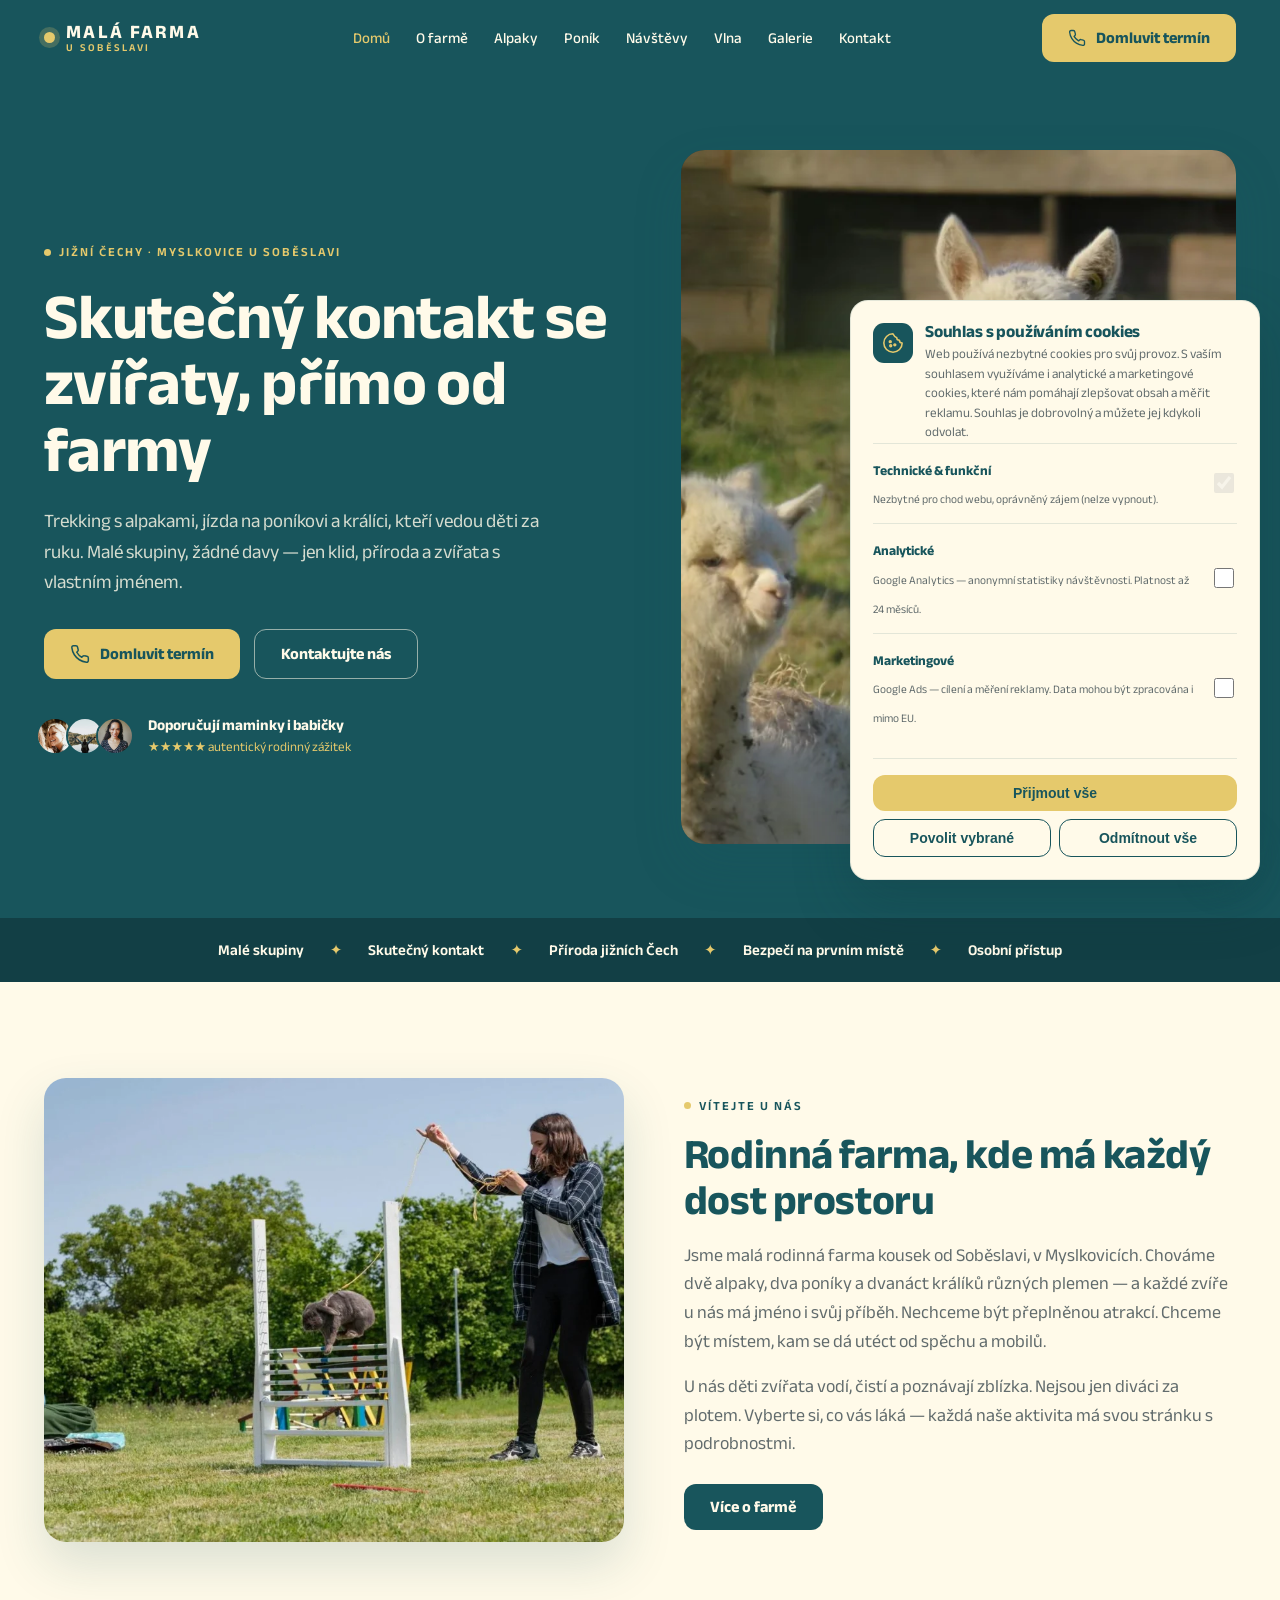
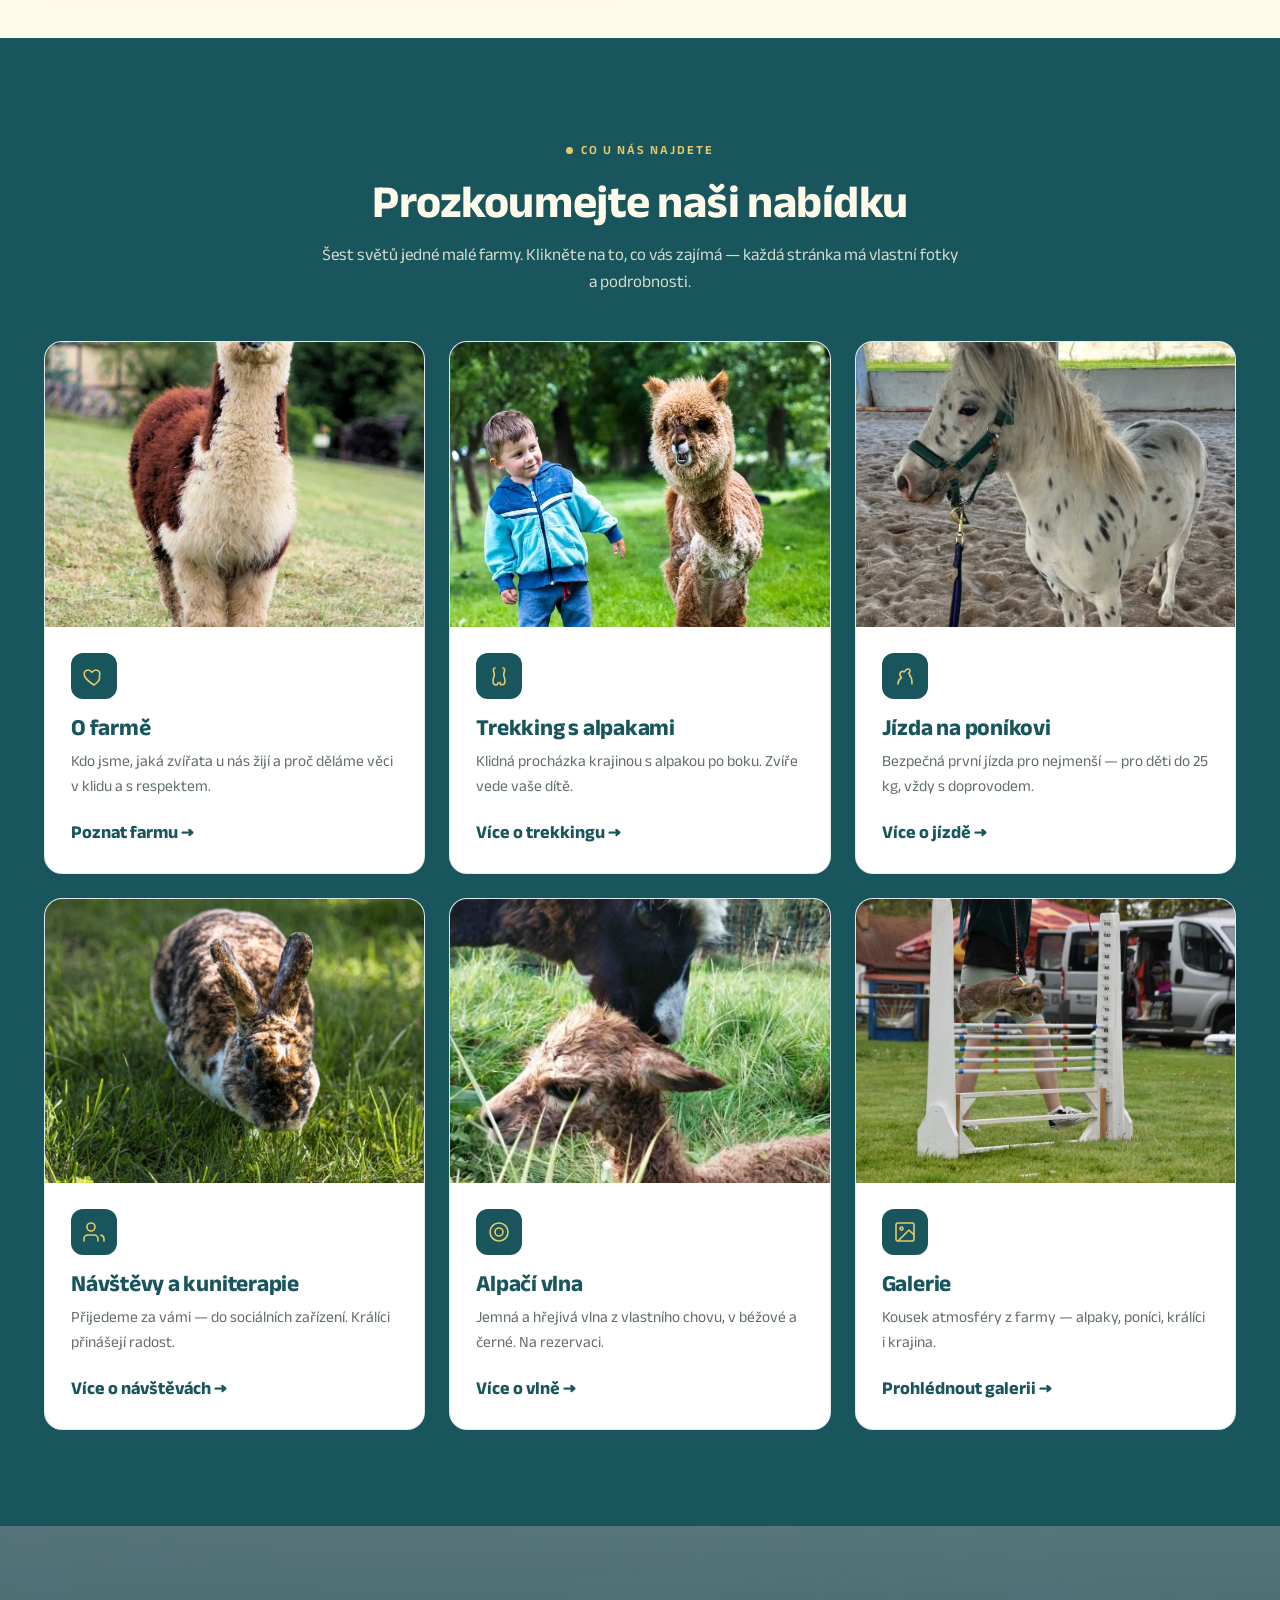
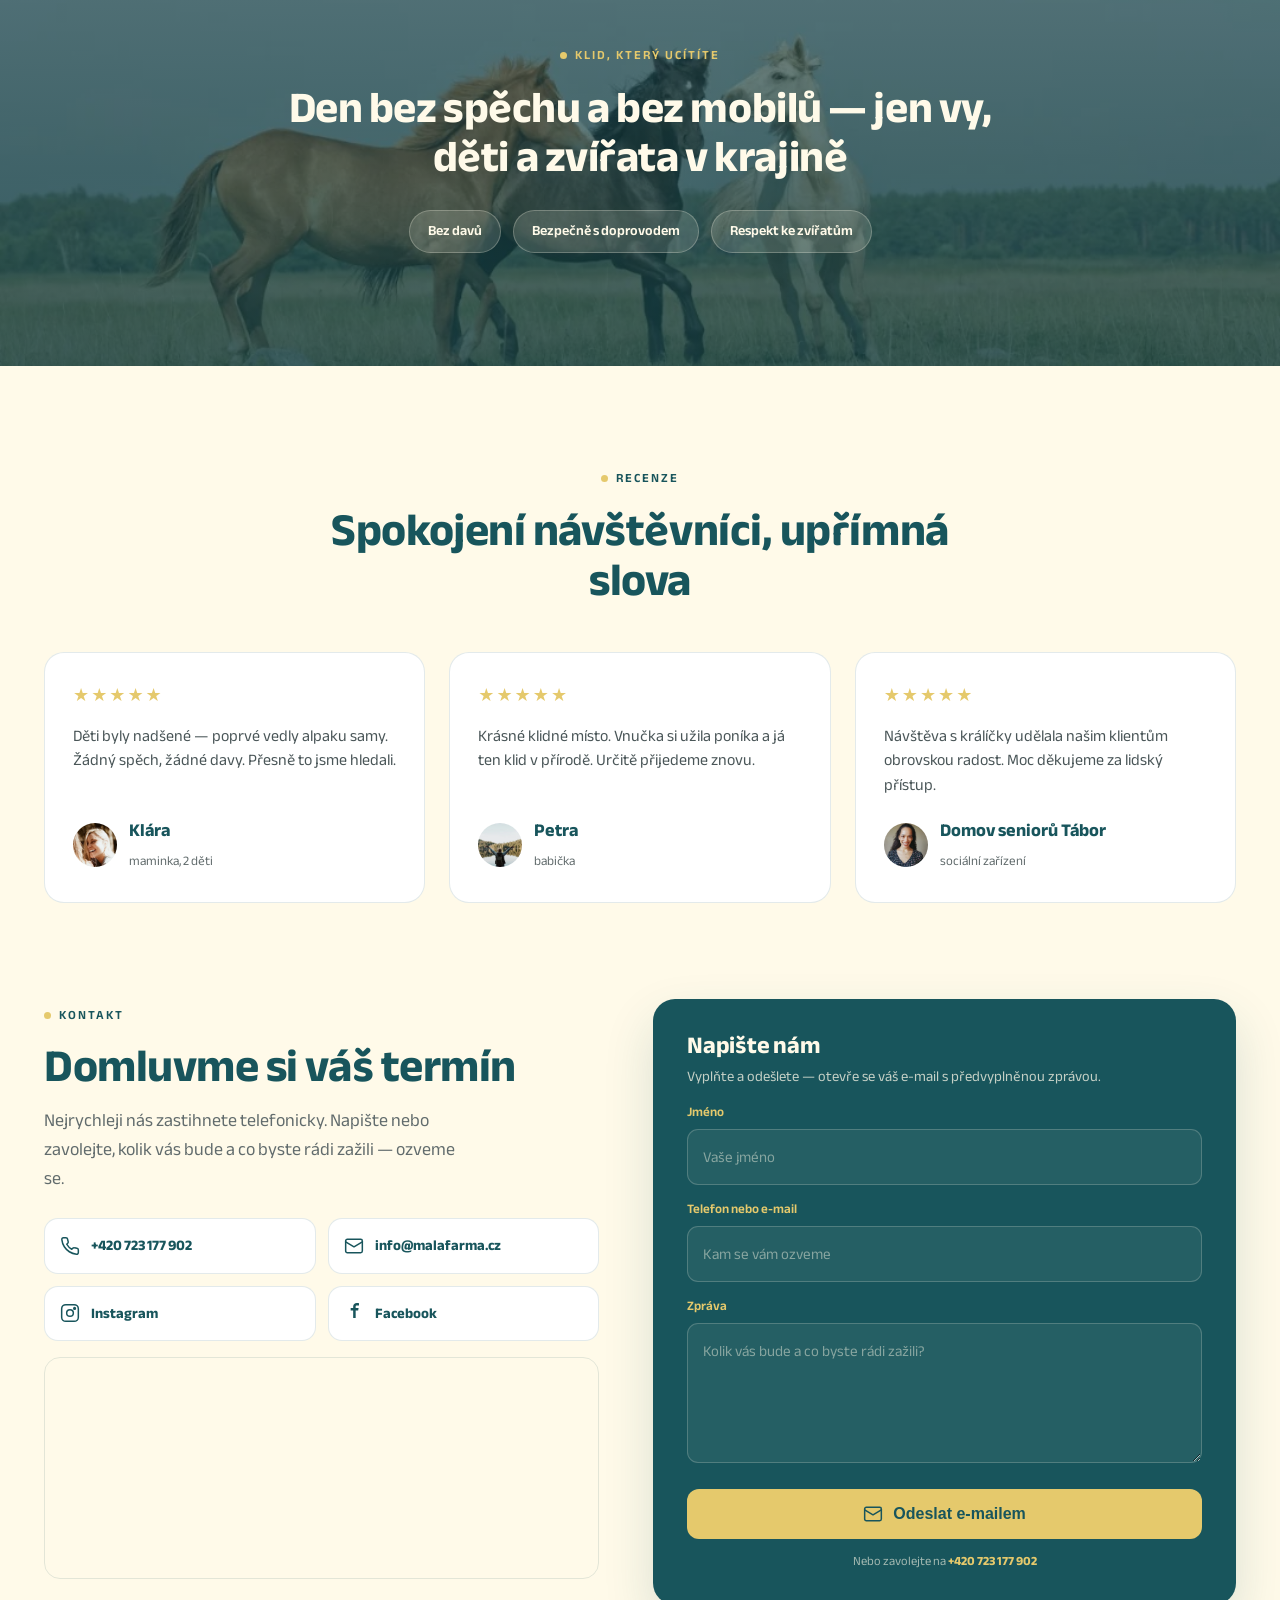
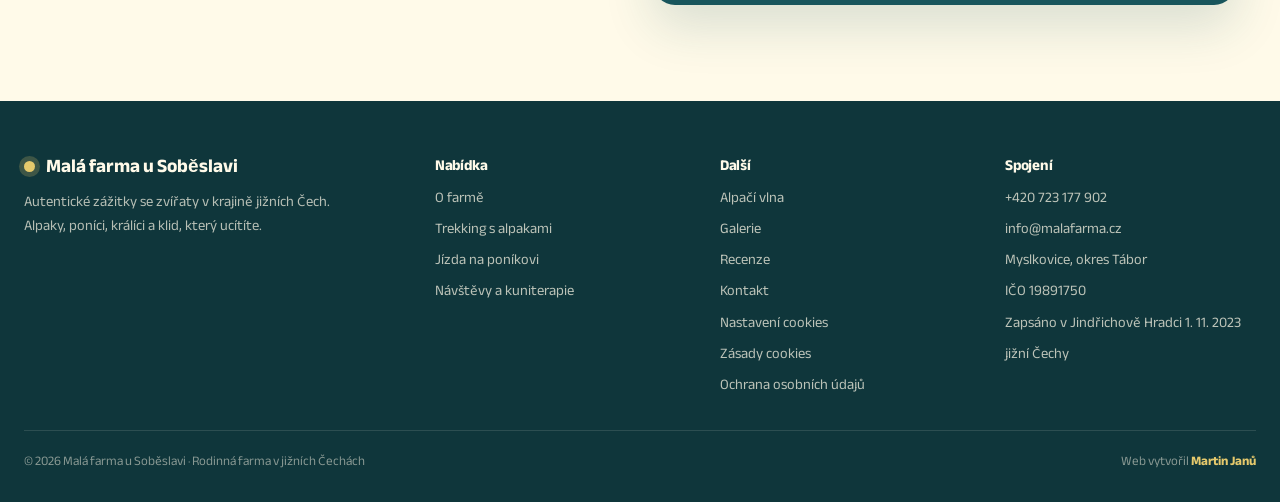
<file: index.html>
<!DOCTYPE html>
<html lang="cs">
<head>
<meta charset="UTF-8">
<script>
  window.dataLayer = window.dataLayer || [];
  function gtag(){dataLayer.push(arguments);}
  gtag('consent', 'default', {
    'analytics_storage': 'denied',
    'ad_storage': 'denied',
    'ad_user_data': 'denied',
    'ad_personalization': 'denied',
    'wait_for_update': 500
  });
</script>

<meta name="viewport" content="width=device-width, initial-scale=1.0">
<title>Malá farma u Soběslavi — alpaky, poníci a zážitky pro děti</title>
<meta name="description" content="Trekking s alpakami, jízda na poníkovi a kuniterapie s králíky u Soběslavi (Myslkovice, jižní Čechy). Malé skupiny, zážitky pro děti. Domluvte termín telefonicky.">
<link rel="canonical" href="https://www.malafarma.cz/">
<meta property="og:type" content="website">
<meta property="og:title" content="Malá farma u Soběslavi — alpaky, poníci a zážitky pro děti">
<meta property="og:description" content="Trekking s alpakami, jízda na poníkovi a kuniterapie s králíky u Soběslavi (Myslkovice, jižní Čechy). Malé skupiny, zážitky pro děti. Domluvte termín telefonicky.">
<meta property="og:image" content="images/alpaky-mala-farma-u-sobeslavi.webp">
<meta name="twitter:card" content="summary_large_image">
<meta name="keywords" content="malá farma u Soběslavi, farma Soběslav, Myslkovice, alpaky, poníci, trekking s alpakami, zážitky pro děti, jižní Čechy, offline zážitky, kuniterapie, králíci">
<meta property="og:url" content="https://www.malafarma.cz/">
<meta property="og:locale" content="cs_CZ">
<meta property="og:site_name" content="Malá farma u Soběslavi">
<meta name="twitter:title" content="Malá farma u Soběslavi — alpaky, poníci a zážitky pro děti">
<meta name="twitter:description" content="Trekking s alpakami, jízda na poníkovi a kuniterapie s králíky u Soběslavi (Myslkovice, jižní Čechy). Malé skupiny, zážitky pro děti. Domluvte termín telefonicky.">
<meta name="referrer" content="strict-origin-when-cross-origin">
<meta http-equiv="X-Content-Type-Options" content="nosniff">
<link rel="preconnect" href="https://fonts.googleapis.com">
<link rel="preconnect" href="https://fonts.gstatic.com" crossorigin>
<link href="https://fonts.googleapis.com/css2?family=Anek+Bangla:wght@400;500;600;700;800&family=Baloo+2:wght@500;600;700&display=swap" rel="stylesheet">
<link rel="stylesheet" href="styles.css">
<script type="application/ld+json">
{
  "@context": "https://schema.org",
  "@type": "LocalBusiness",
  "@id": "https://www.malafarma.cz/#farma",
  "name": "Malá farma u Soběslavi",
  "url": "https://www.malafarma.cz/",
  "telephone": "+420723177902",
  "email": "info@malafarma.cz",
  "image": "https://www.malafarma.cz/images/alpaky-mala-farma-u-sobeslavi.webp",
  "priceRange": "$",
  "address": {
    "@type": "PostalAddress",
    "addressLocality": "Myslkovice",
    "addressRegion": "Jihočeský kraj",
    "postalCode": "391 43",
    "addressCountry": "CZ"
  },
  "areaServed": {
    "@type": "AdministrativeArea",
    "name": "Jižní Čechy"
  },
  "sameAs": [
    "https://instagram.com",
    "https://facebook.com"
  ],
  "description": "Rodinná farma u Soběslavi — trekking s alpakami, jízda na poníkovi, kuniterapie s králíky a alpačí vlna.",
  "hasOfferCatalog": {
    "@type": "OfferCatalog",
    "name": "Zážitky a nabídka",
    "itemListElement": [
      {
        "@type": "Offer",
        "itemOffered": {
          "@type": "Service",
          "name": "Trekking s alpakami",
          "url": "https://www.malafarma.cz/trekking-s-alpakami.html"
        }
      },
      {
        "@type": "Offer",
        "itemOffered": {
          "@type": "Service",
          "name": "Jízda na poníkovi",
          "url": "https://www.malafarma.cz/jizda-na-ponikovi.html"
        }
      },
      {
        "@type": "Offer",
        "itemOffered": {
          "@type": "Service",
          "name": "Kuniterapie a návštěvy",
          "url": "https://www.malafarma.cz/navstevy-kuniterapie.html"
        }
      },
      {
        "@type": "Offer",
        "itemOffered": {
          "@type": "Product",
          "name": "Alpačí vlna",
          "url": "https://www.malafarma.cz/alpaci-vlna.html"
        }
      }
    ]
  }
}
</script>
<script type="application/ld+json">
{
  "@context": "https://schema.org",
  "@type": "WebSite",
  "name": "Malá farma u Soběslavi",
  "url": "https://www.malafarma.cz/",
  "inLanguage": "cs"
}
</script>
</head>
<body>

<!-- HEADER -->
<header class="site-header">
  <div class="bar">
    <a class="brand" href="index.html" aria-label="Malá farma u Soběslavi — domů">
      <span class="bdot" aria-hidden="true"></span>
      <span style="display:flex;flex-direction:column;line-height:1.05"><strong>Malá farma</strong><span>u Soběslavi</span></span>
    </a>
    <nav class="nav" aria-label="Hlavní navigace">
      <a href="index.html" class="active">Domů</a>
      <a href="o-farme.html">O farmě</a>
      <a href="trekking-s-alpakami.html">Alpaky</a>
      <a href="jizda-na-ponikovi.html">Poník</a>
      <a href="navstevy-kuniterapie.html">Návštěvy</a>
      <a href="alpaci-vlna.html">Vlna</a>
      <a href="galerie.html">Galerie</a>
      <a href="#kontakt">Kontakt</a>
    </nav>
    <div class="head-actions">
      <a class="btn btn-primary" href="tel:+420723177902">
        <svg width="18" height="18" viewBox="0 0 24 24" fill="none" stroke="currentColor" stroke-width="1.8" stroke-linecap="round" stroke-linejoin="round"><path d="M22 16.9v3a2 2 0 0 1-2.2 2 19.8 19.8 0 0 1-8.6-3 19.5 19.5 0 0 1-6-6 19.8 19.8 0 0 1-3-8.6A2 2 0 0 1 4.1 2h3a2 2 0 0 1 2 1.7c.1 1 .4 1.9.7 2.8a2 2 0 0 1-.5 2.1L8.1 9.9a16 16 0 0 0 6 6l1.3-1.3a2 2 0 0 1 2.1-.4c.9.3 1.8.5 2.8.6a2 2 0 0 1 1.7 2Z"/></svg>
        Domluvit termín
      </a>
      <button class="burger" aria-label="Otevřít menu" aria-expanded="false"><svg width="22" height="22" viewBox="0 0 24 24" fill="none" stroke="currentColor" stroke-width="1.8" stroke-linecap="round"><path d="M4 7h16M4 12h16M4 17h16"/></svg></button>
    </div>
  </div>
  <nav class="mobile-nav" id="mobileNav" aria-label="Mobilní navigace">
    <a href="index.html" class="active">Domů</a>
    <a href="o-farme.html">O farmě</a>
    <a href="trekking-s-alpakami.html">Trekking s alpakami</a>
    <a href="jizda-na-ponikovi.html">Jízda na poníkovi</a>
    <a href="navstevy-kuniterapie.html">Návštěvy a kuniterapie</a>
    <a href="alpaci-vlna.html">Alpačí vlna</a>
    <a href="galerie.html">Galerie</a>
    <a href="#kontakt">Kontakt</a>
    <a class="btn btn-primary mob-cta" href="tel:+420723177902">Domluvit termín</a>
  </nav>
</header>

<!-- HERO -->
<section class="hero">
  <div class="wrap">
    <div>
      <span class="eyebrow light"><span class="dot"></span>Jižní Čechy · Myslkovice u Soběslavi</span>
      <h1 style="margin-top:20px">Skutečný kontakt se zvířaty, přímo od farmy</h1>
      <p>Trekking s alpakami, jízda na poníkovi a králíci, kteří vedou děti za ruku. Malé skupiny, žádné davy — jen klid, příroda a zvířata s vlastním jménem.</p>
      <div class="hero-actions">
        <a class="btn btn-primary" href="tel:+420723177902">
          <svg width="20" height="20" viewBox="0 0 24 24" fill="none" stroke="currentColor" stroke-width="1.8" stroke-linecap="round" stroke-linejoin="round"><path d="M22 16.9v3a2 2 0 0 1-2.2 2 19.8 19.8 0 0 1-8.6-3 19.5 19.5 0 0 1-6-6 19.8 19.8 0 0 1-3-8.6A2 2 0 0 1 4.1 2h3a2 2 0 0 1 2 1.7c.1 1 .4 1.9.7 2.8a2 2 0 0 1-.5 2.1L8.1 9.9a16 16 0 0 0 6 6l1.3-1.3a2 2 0 0 1 2.1-.4c.9.3 1.8.5 2.8.6a2 2 0 0 1 1.7 2Z"/></svg>
          Domluvit termín
        </a>
        <a class="btn btn-outline on-dark" href="#kontakt">Kontaktujte nás</a>
      </div>
      <div style="display:flex;align-items:center;gap:14px;margin-top:34px">
        <div style="display:flex">
          <img src="images/avatar-maminka-1.webp" alt="" style="width:38px;height:38px;border-radius:50%;border:2px solid var(--teal);margin-left:-8px;object-fit:cover">
          <img src="images/avatar-babicka-1.webp" alt="" style="width:38px;height:38px;border-radius:50%;border:2px solid var(--teal);margin-left:-8px;object-fit:cover">
          <img src="images/avatar-maminka-2.webp" alt="" style="width:38px;height:38px;border-radius:50%;border:2px solid var(--teal);margin-left:-8px;object-fit:cover">
        </div>
        <div style="color:var(--cream)"><div style="font-weight:700;font-size:15px">Doporučují maminky i babičky</div><div style="font-size:13px;color:var(--gold)">★★★★★ autentický rodinný zážitek</div></div>
      </div>
    </div>
    <div class="hero-media">
      <img src="images/alpaky-mala-farma-u-sobeslavi.webp" alt="Alpaky na malé farmě u Soběslavi v jižních Čechách" width="800" height="1000">
    </div>
  </div>
</section>

<!-- STRIP -->
<div class="strip">
  <div class="wrap">
    <span>Malé skupiny</span><span class="sep">✦</span>
    <span>Skutečný kontakt</span><span class="sep">✦</span>
    <span>Příroda jižních Čech</span><span class="sep">✦</span>
    <span>Bezpečí na prvním místě</span><span class="sep">✦</span>
    <span>Osobní přístup</span>
  </div>
</div>

<!-- INTRO -->
<section class="section cream">
  <div class="wrap split wide-left">
    <div class="media" style="aspect-ratio:5/4"><img src="images/kralici-hop-mala-farma-u-sobeslavi.webp" alt="Králičí hop na malé farmě u Soběslavi"></div>
    <div>
      <span class="eyebrow"><span class="dot"></span>Vítejte u nás</span>
      <h2 style="margin-top:14px">Rodinná farma, kde má každý dost prostoru</h2>
      <p>Jsme malá rodinná farma kousek od Soběslavi, v Myslkovicích. Chováme dvě alpaky, dva poníky a dvanáct králíků různých plemen — a každé zvíře u nás má jméno i svůj příběh. Nechceme být přeplněnou atrakcí. Chceme být místem, kam se dá utéct od spěchu a mobilů.</p>
      <p>U nás děti zvířata vodí, čistí a poznávají zblízka. Nejsou jen diváci za plotem. Vyberte si, co vás láká — každá naše aktivita má svou stránku s podrobnostmi.</p>
      <a class="btn btn-dark" style="margin-top:26px" href="o-farme.html">Více o farmě</a>
    </div>
  </div>
</section>

<!-- 6 LINK CARDS -->
<section class="section teal" id="nabidka">
  <div class="wrap">
    <div class="section-head">
      <span class="eyebrow light"><span class="dot"></span>Co u nás najdete</span>
      <h2>Prozkoumejte naši nabídku</h2>
      <p>Šest světů jedné malé farmy. Klikněte na to, co vás zajímá — každá stránka má vlastní fotky a podrobnosti.</p>
    </div>
    <div class="grid grid-3">

      <a class="link-card" href="o-farme.html">
        <div class="media"><img src="images/trekking-s-alpakami-jizni-cechy.webp" alt="Alpaky na pastvině v přírodě jižních Čech u Soběslavi"></div>
        <div class="body">
          <span class="icon-badge"><svg width="24" height="24" viewBox="0 0 24 24" fill="none" stroke="#E5C96C" stroke-width="1.6" stroke-linecap="round" stroke-linejoin="round"><path d="M12 21s-7-4.4-9.3-8.5C1.2 9.6 2.6 6 6 6c2 0 3.2 1.2 4 2.4C10.8 7.2 12 6 14 6c3.4 0 4.8 3.6 3.3 6.5C19 16.6 12 21 12 21Z"/></svg></span>
          <h3>O farmě</h3>
          <p>Kdo jsme, jaká zvířata u nás žijí a proč děláme věci v klidu a s respektem.</p>
          <span class="card-link">Poznat farmu →</span>
        </div>
      </a>

      <a class="link-card" href="trekking-s-alpakami.html">
        <div class="media"><img src="images/alpaka-prasok.webp" alt="Trekking s alpakami krajinou jižních Čech"></div>
        <div class="body">
          <span class="icon-badge"><svg width="24" height="24" viewBox="0 0 24 24" fill="none" stroke="#E5C96C" stroke-width="1.6" stroke-linecap="round" stroke-linejoin="round"><path d="M8 4c-1 0-1.6 1-1.6 2.3 0 1.6.9 2.7.9 4.2 0 2.5-1.3 3.5-1.3 6.2C6 19 7 21 9 21c1.4 0 2-1 2-2.4"/><path d="M16 4c1 0 1.6 1 1.6 2.3 0 1.6-.9 2.7-.9 4.2 0 2.5 1.3 3.5 1.3 6.2 0 2.1-1 4.1-3 4.1-1.4 0-2-1-2-2.4"/></svg></span>
          <h3>Trekking s alpakami</h3>
          <p>Klidná procházka krajinou s alpakou po boku. Zvíře vede vaše dítě.</p>
          <span class="card-link">Více o trekkingu →</span>
        </div>
      </a>

      <a class="link-card" href="jizda-na-ponikovi.html">
        <div class="media"><img src="images/ponik-matysek.webp" alt="Dítě na jízdě na poníkovi na farmě u Soběslavi"></div>
        <div class="body">
          <span class="icon-badge"><svg width="24" height="24" viewBox="0 0 24 24" fill="none" stroke="#E5C96C" stroke-width="1.6" stroke-linecap="round" stroke-linejoin="round"><path d="M5 20c0-3 1.5-5 3.5-6.5C7 12 6.5 10 7.5 8.5 8.4 7.2 10 7 11 8l2-2c1.5-1.5 4-1.5 4 1 0 1-.5 1.8-1.4 2.3.9.6 1.4 1.6 1.4 2.7"/><path d="M17 12c2 1.5 2 5 2 8"/></svg></span>
          <h3>Jízda na poníkovi</h3>
          <p>Bezpečná první jízda pro nejmenší — pro děti do 25 kg, vždy s doprovodem.</p>
          <span class="card-link">Více o jízdě →</span>
        </div>
      </a>

      <a class="link-card" href="navstevy-kuniterapie.html">
        <div class="media"><img src="images/kralik-orion-terapie.webp" alt="Kuniterapie — králík na návštěvě v domově seniorů"></div>
        <div class="body">
          <span class="icon-badge"><svg width="24" height="24" viewBox="0 0 24 24" fill="none" stroke="#E5C96C" stroke-width="1.6" stroke-linecap="round" stroke-linejoin="round"><path d="M16 21v-2a4 4 0 0 0-4-4H6a4 4 0 0 0-4 4v2"/><circle cx="9" cy="7" r="4"/><path d="M22 21v-2a4 4 0 0 0-3-3.87"/></svg></span>
          <h3>Návštěvy a kuniterapie</h3>
          <p>Přijedeme za vámi — do sociálních zařízení. Králíci přinášejí radost.</p>
          <span class="card-link">Více o návštěvách →</span>
        </div>
      </a>

      <a class="link-card" href="alpaci-vlna.html">
        <div class="media"><img src="images/alpaka-prasok-narozeni.webp" alt="Alpačí vlna z vlastního chovu — béžová a černá"></div>
        <div class="body">
          <span class="icon-badge"><svg width="24" height="24" viewBox="0 0 24 24" fill="none" stroke="#E5C96C" stroke-width="1.6" stroke-linecap="round" stroke-linejoin="round"><circle cx="12" cy="12" r="9"/><path d="M8 12a4 4 0 0 1 8 0 4 4 0 0 1-8 0Z"/></svg></span>
          <h3>Alpačí vlna</h3>
          <p>Jemná a hřejivá vlna z vlastního chovu, v béžové a černé. Na rezervaci.</p>
          <span class="card-link">Více o vlně →</span>
        </div>
      </a>

      <a class="link-card" href="galerie.html">
        <div class="media"><img src="images/kralici-hop-akce.webp" alt="Fotogalerie z malé farmy u Soběslavi"></div>
        <div class="body">
          <span class="icon-badge"><svg width="24" height="24" viewBox="0 0 24 24" fill="none" stroke="#E5C96C" stroke-width="1.6" stroke-linecap="round" stroke-linejoin="round"><rect x="3" y="3" width="18" height="18" rx="2"/><circle cx="8.5" cy="8.5" r="1.5"/><path d="m21 15-5-5L5 21"/></svg></span>
          <h3>Galerie</h3>
          <p>Kousek atmosféry z farmy — alpaky, poníci, králíci i krajina.</p>
          <span class="card-link">Prohlédnout galerii →</span>
        </div>
      </a>

    </div>
  </div>
</section>

<!-- BAND -->
<section class="band">
  <img src="images/bezpecne-zazitky-se-zviraty.webp" alt="Klidný den v přírodě se zvířaty na farmě u Soběslavi">
  <div class="veil"></div>
  <div class="inner">
    <span class="eyebrow light"><span class="dot"></span>Klid, který ucítíte</span>
    <h2 style="margin-top:16px">Den bez spěchu a bez mobilů — jen vy, děti a zvířata v krajině</h2>
    <div class="chips">
      <span class="chip">Bez davů</span>
      <span class="chip">Bezpečně s doprovodem</span>
      <span class="chip">Respekt ke zvířatům</span>
    </div>
  </div>
</section>

<!-- REVIEWS -->
<section class="section cream" id="recenze">
  <div class="wrap">
    <div class="section-head">
      <span class="eyebrow"><span class="dot"></span>Recenze</span>
      <h2>Spokojení návštěvníci, upřímná slova</h2>
    </div>
    <div class="grid grid-3">
      <figure class="review">
        <div class="stars">★★★★★</div>
        <blockquote>Děti byly nadšené — poprvé vedly alpaku samy. Žádný spěch, žádné davy. Přesně to jsme hledali.</blockquote>
        <figcaption><img src="images/avatar-maminka-1.webp" alt=""><span><span class="who">Klára</span><br><span class="role">maminka, 2 děti</span></span></figcaption>
      </figure>
      <figure class="review">
        <div class="stars">★★★★★</div>
        <blockquote>Krásné klidné místo. Vnučka si užila poníka a já ten klid v přírodě. Určitě přijedeme znovu.</blockquote>
        <figcaption><img src="images/avatar-babicka-1.webp" alt=""><span><span class="who">Petra</span><br><span class="role">babička</span></span></figcaption>
      </figure>
      <figure class="review">
        <div class="stars">★★★★★</div>
        <blockquote>Návštěva s králíčky udělala našim klientům obrovskou radost. Moc děkujeme za lidský přístup.</blockquote>
        <figcaption><img src="images/avatar-maminka-2.webp" alt=""><span><span class="who">Domov seniorů Tábor</span><br><span class="role">sociální zařízení</span></span></figcaption>
      </figure>
    </div>
  </div>
</section>

<!-- CONTACT -->
<section class="section cream" id="kontakt" style="padding-top:0">
  <div class="wrap contact-grid">
    <div>
      <span class="eyebrow"><span class="dot"></span>Kontakt</span>
      <h2 style="font-size:clamp(30px,3.8vw,46px);margin-top:14px">Domluvme si váš termín</h2>
      <p style="margin-top:14px;max-width:420px">Nejrychleji nás zastihnete telefonicky. Napište nebo zavolejte, kolik vás bude a co byste rádi zažili — ozveme se.</p>
      <div class="contact-cards">
        <a href="tel:+420723177902"><svg width="20" height="20" viewBox="0 0 24 24" fill="none" stroke="currentColor" stroke-width="1.8" stroke-linecap="round" stroke-linejoin="round"><path d="M22 16.9v3a2 2 0 0 1-2.2 2 19.8 19.8 0 0 1-8.6-3 19.5 19.5 0 0 1-6-6 19.8 19.8 0 0 1-3-8.6A2 2 0 0 1 4.1 2h3a2 2 0 0 1 2 1.7c.1 1 .4 1.9.7 2.8a2 2 0 0 1-.5 2.1L8.1 9.9a16 16 0 0 0 6 6l1.3-1.3a2 2 0 0 1 2.1-.4c.9.3 1.8.5 2.8.6a2 2 0 0 1 1.7 2Z"/></svg>+420 723 177 902</a>
        <a href="mailto:info@malafarma.cz"><svg width="20" height="20" viewBox="0 0 24 24" fill="none" stroke="currentColor" stroke-width="1.8" stroke-linecap="round" stroke-linejoin="round"><rect x="2" y="4" width="20" height="16" rx="2"/><path d="m2 7 10 6 10-6"/></svg>info@malafarma.cz</a>
        <a href="https://instagram.com" target="_blank" rel="noopener noreferrer"><svg width="20" height="20" viewBox="0 0 24 24" fill="none" stroke="currentColor" stroke-width="1.8" stroke-linecap="round" stroke-linejoin="round"><rect x="2" y="2" width="20" height="20" rx="5"/><circle cx="12" cy="12" r="4"/><circle cx="17.5" cy="6.5" r="1"/></svg>Instagram</a>
        <a href="https://facebook.com" target="_blank" rel="noopener noreferrer"><svg width="20" height="20" viewBox="0 0 24 24" fill="currentColor"><path d="M14 9h3l.5-3H14V4.5c0-.8.3-1.5 1.6-1.5H18V.2C17.5.1 16.4 0 15.3 0 12.9 0 11 1.5 11 4.1V6H8v3h3v9h3V9Z"/></svg>Facebook</a>
      </div>
      <div class="map"><iframe title="Mapa — Myslkovice u Soběslavi" src="https://www.google.com/maps?q=Myslkovice,%20So%C4%9Bslav&output=embed" loading="lazy" referrerpolicy="no-referrer-when-downgrade"></iframe></div>
    </div>
    <form class="form-card" id="contactForm">
      <h3>Napište nám</h3>
      <p class="sub">Vyplňte a odešlete — otevře se váš e-mail s předvyplněnou zprávou.</p>
      <label class="field"><span>Jméno</span><input name="name" type="text" placeholder="Vaše jméno" autocomplete="name"></label>
      <label class="field"><span>Telefon nebo e-mail</span><input name="contact" type="text" placeholder="Kam se vám ozveme" autocomplete="tel"></label>
      <label class="field"><span>Zpráva</span><textarea name="message" rows="4" placeholder="Kolik vás bude a co byste rádi zažili?"></textarea></label>
      <button type="submit" class="btn btn-primary">
        <svg width="20" height="20" viewBox="0 0 24 24" fill="none" stroke="currentColor" stroke-width="1.8" stroke-linecap="round" stroke-linejoin="round"><rect x="2" y="4" width="20" height="16" rx="2"/><path d="m2 7 10 6 10-6"/></svg>
        Odeslat e-mailem
      </button>
      <p class="form-note">Nebo zavolejte na <a href="tel:+420723177902">+420 723 177 902</a></p>
    </form>
  </div>
</section>

<!-- FOOTER -->
<footer class="site-footer">
  <div class="cols">
    <div>
      <div class="brand"><span class="bdot" aria-hidden="true"></span><strong>Malá farma u Soběslavi</strong></div>
      <p>Autentické zážitky se zvířaty v krajině jižních Čech. Alpaky, poníci, králíci a klid, který ucítíte.</p>
    </div>
    <div>
      <h4>Nabídka</h4>
      <div class="flinks">
        <a href="o-farme.html">O farmě</a>
        <a href="trekking-s-alpakami.html">Trekking s alpakami</a>
        <a href="jizda-na-ponikovi.html">Jízda na poníkovi</a>
        <a href="navstevy-kuniterapie.html">Návštěvy a kuniterapie</a>
      </div>
    </div>
    <div>
      <h4>Další</h4>
      <div class="flinks">
        <a href="alpaci-vlna.html">Alpačí vlna</a>
        <a href="galerie.html">Galerie</a>
        <a href="index.html#recenze">Recenze</a>
        <a href="index.html#kontakt">Kontakt</a>
        <a href="#" class="open-cookies">Nastavení cookies</a>
        <a href="zasady-cookies.html">Zásady cookies</a>
        <a href="ochrana-osobnich-udaju.html">Ochrana osobních údajů</a>
      </div>
    </div>
    <div>
      <h4>Spojení</h4>
      <div class="flinks">
        <a href="tel:+420723177902">+420 723 177 902</a>
        <a href="mailto:info@malafarma.cz">info@malafarma.cz</a>
        <span style="color:rgba(255,250,233,.72)">Myslkovice, okres Tábor</span><span style="color:rgba(255,250,233,.72)">IČO 19891750</span><span style="color:rgba(255,250,233,.72)">Zapsáno v Jindřichově Hradci 1. 11. 2023</span>
        <span style="color:rgba(255,250,233,.72)">jižní Čechy</span>
      </div>
    </div>
  </div>
  <div class="copy" style="display:flex;flex-wrap:wrap;justify-content:space-between;gap:8px"><span>© 2026 Malá farma u Soběslavi · Rodinná farma v jižních Čechách</span><span>Web vytvořil <a href="https://www.martinjanu.cz" target="_blank" rel="noopener noreferrer" style="color:var(--gold);font-weight:700">Martin Janů</a></span></div>
</footer>

<div id="cookie-banner" class="cookie" role="dialog" aria-modal="true" aria-labelledby="cookie-title" aria-describedby="cookie-desc"><div class="cookie-head"><span class="cookie-ico"><svg width="22" height="22" viewBox="0 0 24 24" fill="none" stroke="currentColor" stroke-width="1.7" stroke-linecap="round" stroke-linejoin="round"><path d="M12 2a10 10 0 1 0 10 10 3 3 0 0 1-3-3 3 3 0 0 1-3-3 3 3 0 0 1-2-1Z"/><circle cx="9" cy="10.5" r="1"/><circle cx="14" cy="14" r="1"/><circle cx="9.5" cy="15" r="1"/></svg></span><div><h4 id="cookie-title">Souhlas s používáním cookies</h4><p id="cookie-desc">Web používá nezbytné cookies pro svůj provoz. S vaším souhlasem využíváme i analytické a marketingové cookies, které nám pomáhají zlepšovat obsah a měřit reklamu. Souhlas je dobrovolný a můžete jej kdykoli odvolat.</p></div></div><div class="cookie-row"><div><span class="lbl">Technické &amp; funkční</span><br><span class="desc">Nezbytné pro chod webu, oprávněný zájem (nelze vypnout).</span></div><input type="checkbox" checked disabled aria-label="Technické cookies"></div><div class="cookie-row"><div><span class="lbl">Analytické</span><br><span class="desc">Google Analytics — anonymní statistiky návštěvnosti. Platnost až 24 měsíců.</span></div><input type="checkbox" id="cookie-analytics" aria-label="Analytické cookies"></div><div class="cookie-row"><div><span class="lbl">Marketingové</span><br><span class="desc">Google Ads — cílení a měření reklamy. Data mohou být zpracována i mimo EU.</span></div><input type="checkbox" id="cookie-marketing" aria-label="Marketingové cookies"></div><div class="cookie-actions"><button id="cookie-all" class="btn btn-primary" type="button">Přijmout vše</button><div class="cookie-actions-row"><button id="cookie-selected" class="btn btn-outline" type="button">Povolit vybrané</button><button id="cookie-decline" class="btn btn-outline" type="button">Odmítnout vše</button></div></div></div>
<button id="cookie-reopen" class="cookie-reopen" type="button" aria-label="Nastavení cookies"><svg width="22" height="22" viewBox="0 0 24 24" fill="none" stroke="currentColor" stroke-width="1.7" stroke-linecap="round" stroke-linejoin="round"><path d="M12 2a10 10 0 1 0 10 10 3 3 0 0 1-3-3 3 3 0 0 1-3-3 3 3 0 0 1-2-1Z"/><circle cx="9" cy="10.5" r="1"/><circle cx="14" cy="14" r="1"/><circle cx="9.5" cy="15" r="1"/></svg></button>
<a class="fab-phone" href="tel:+420723177902" aria-label="Zavolat +420 723 177 902"><svg width="28" height="28" viewBox="0 0 24 24" fill="none" stroke="currentColor" stroke-width="1.8" stroke-linecap="round" stroke-linejoin="round"><path d="M22 16.9v3a2 2 0 0 1-2.2 2 19.8 19.8 0 0 1-8.6-3 19.5 19.5 0 0 1-6-6 19.8 19.8 0 0 1-3-8.6A2 2 0 0 1 4.1 2h3a2 2 0 0 1 2 1.7c.1 1 .4 1.9.7 2.8a2 2 0 0 1-.5 2.1L8.1 9.9a16 16 0 0 0 6 6l1.3-1.3a2 2 0 0 1 2.1-.4c.9.3 1.8.5 2.8.6a2 2 0 0 1 1.7 2Z"/></svg></a>

<script src="script.js" defer></script>
</body>
</html>
</file>
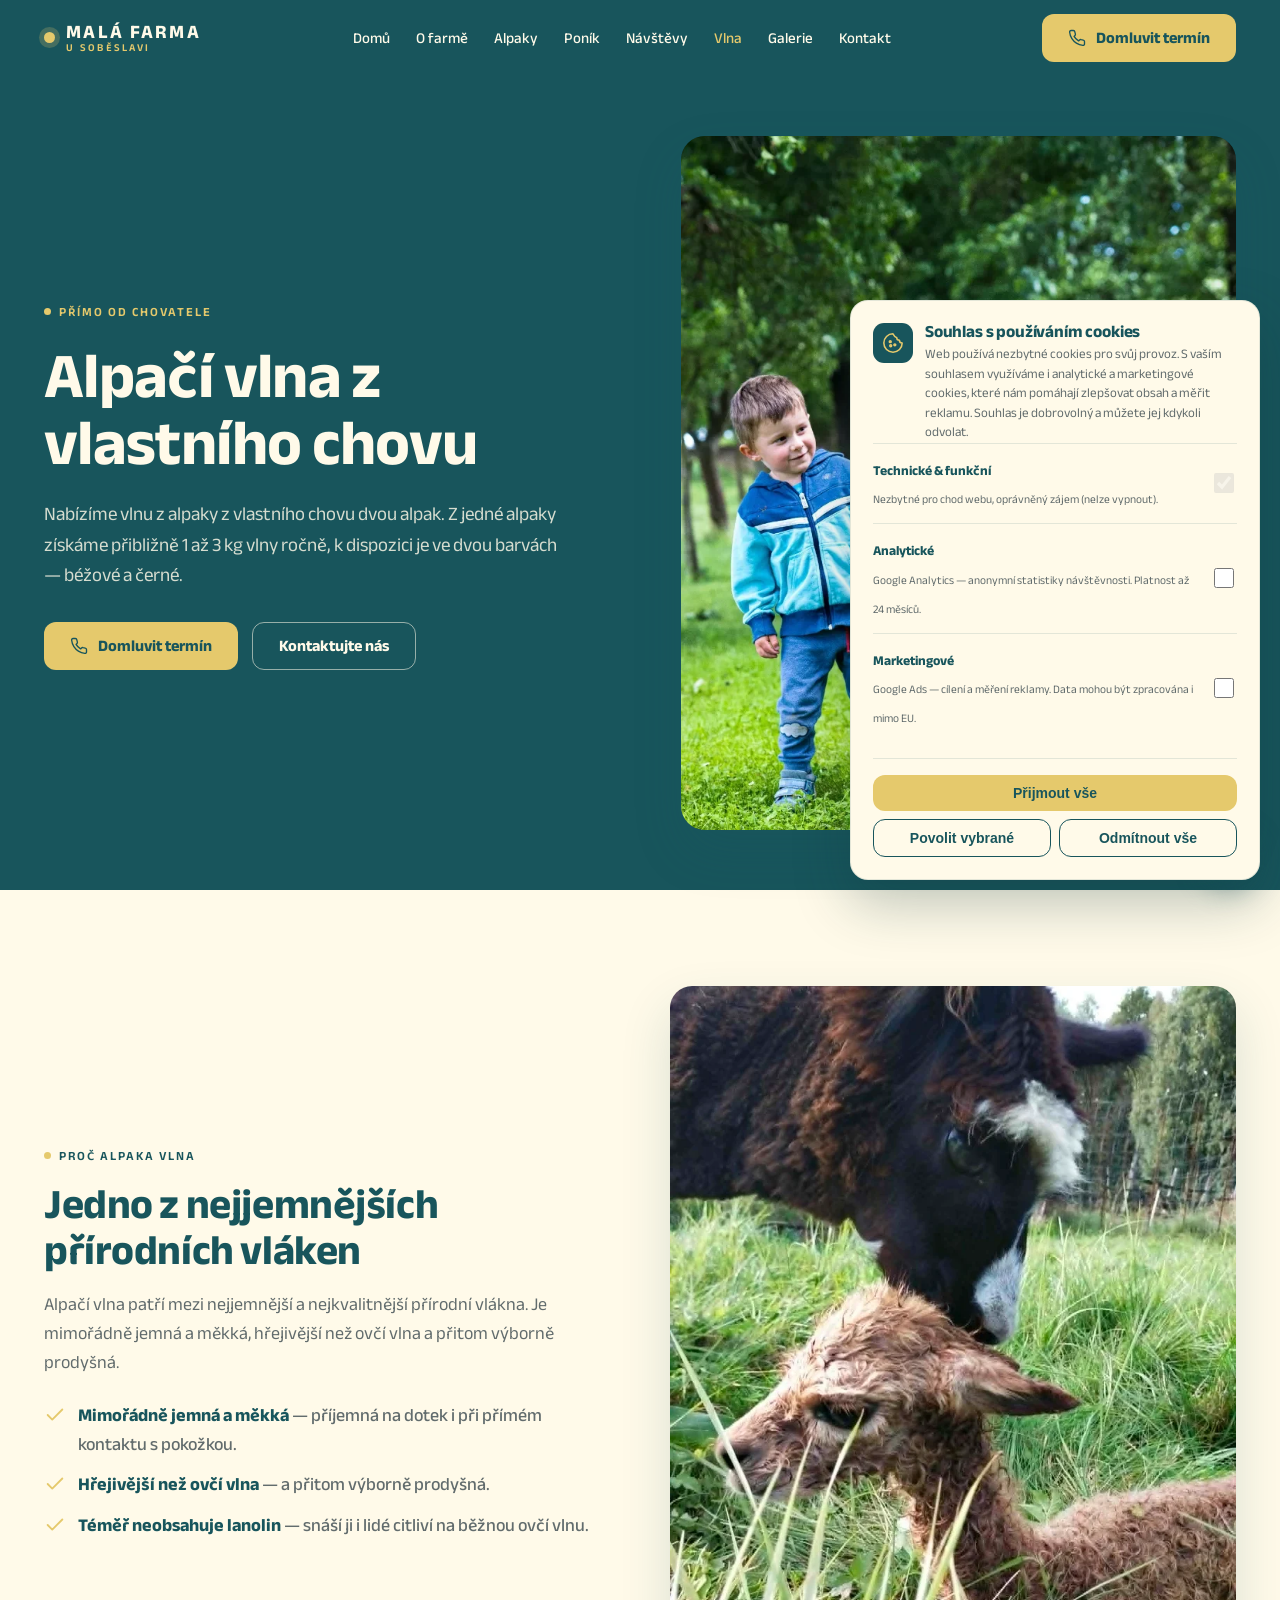
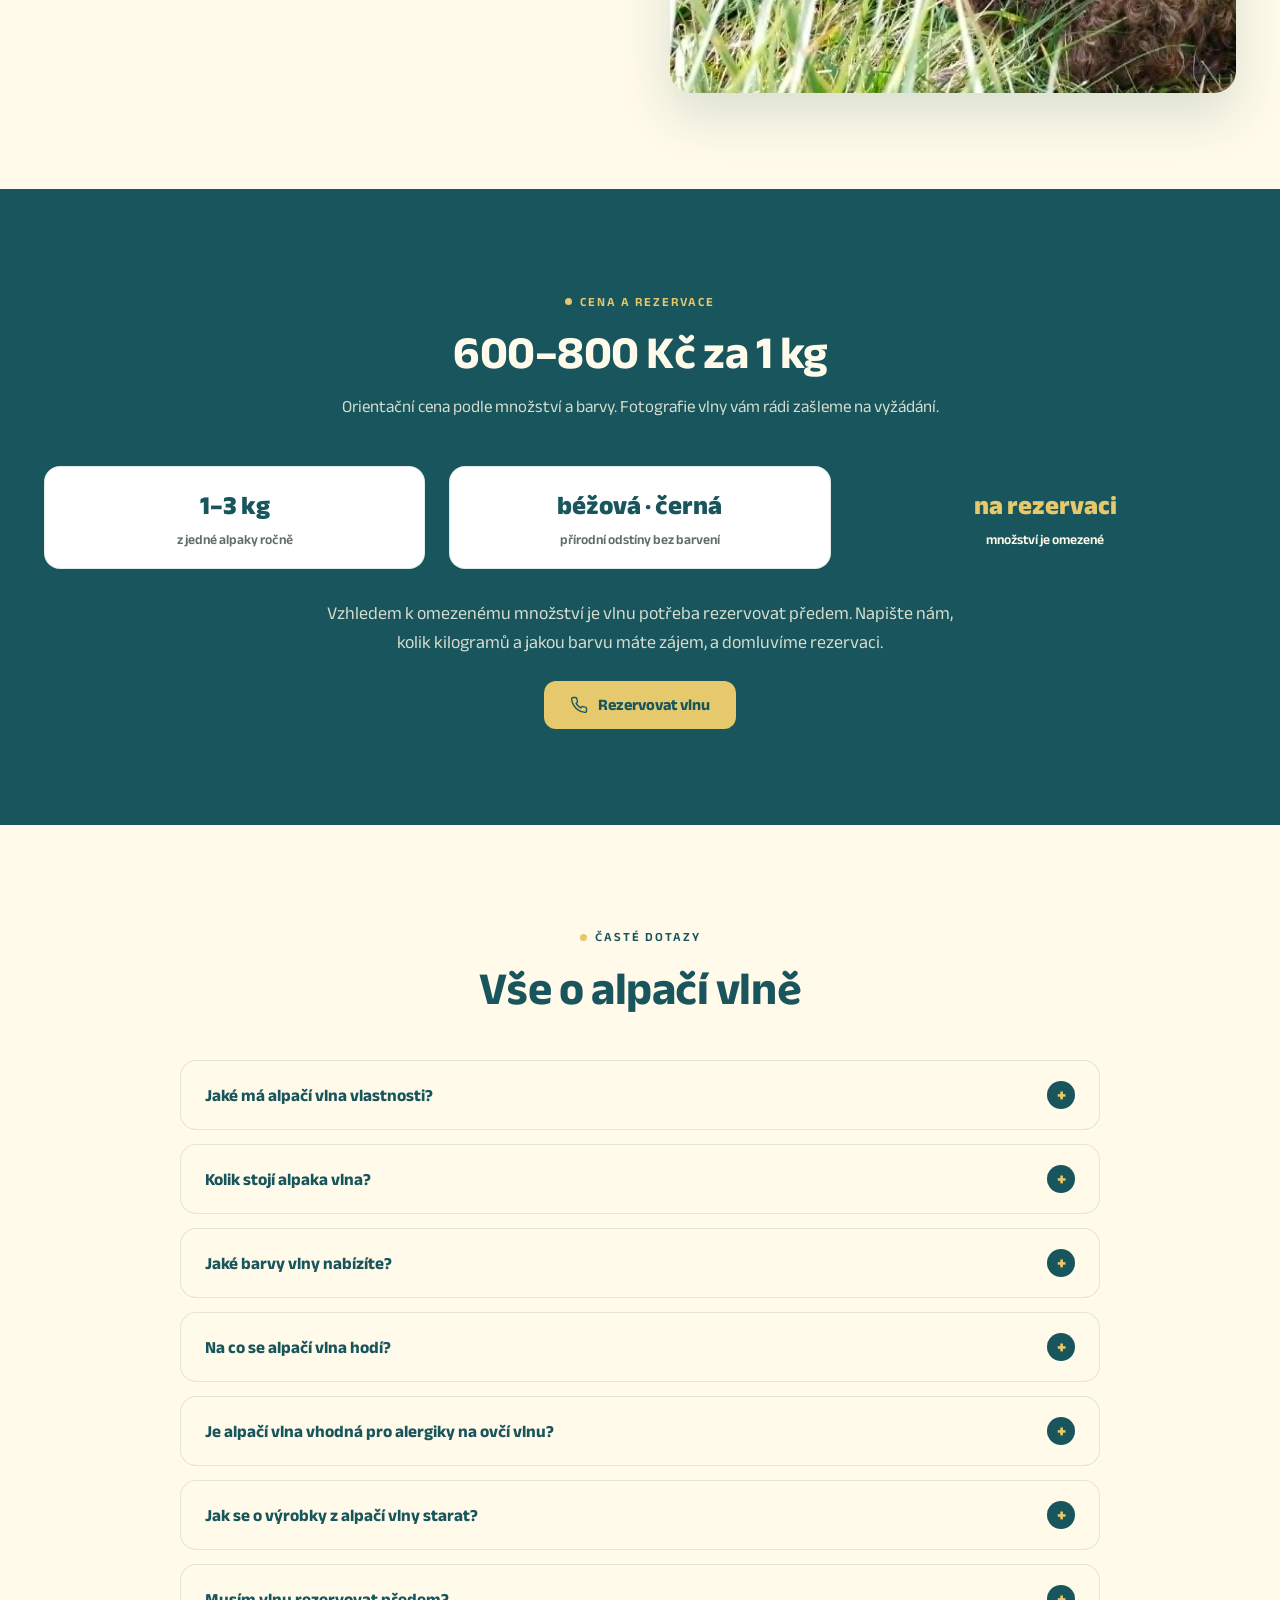
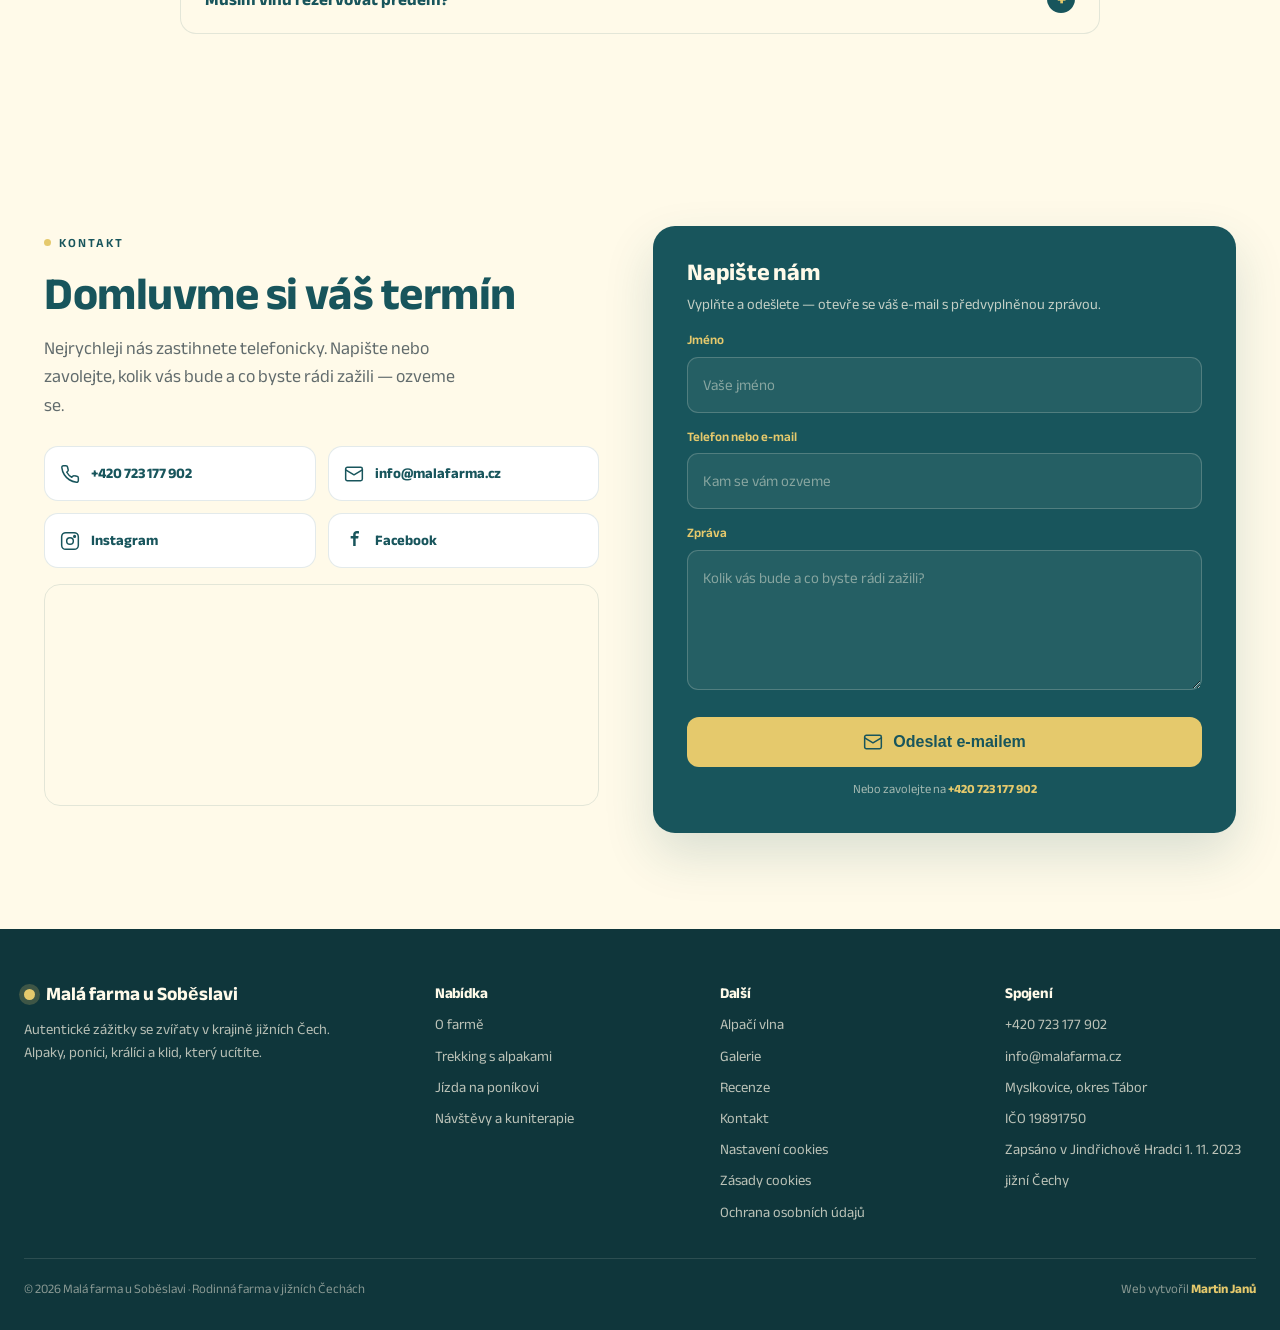
<file: alpaci-vlna.html>
<!DOCTYPE html>
<html lang="cs">
<head>
<meta charset="UTF-8">
<script>
  window.dataLayer = window.dataLayer || [];
  function gtag(){dataLayer.push(arguments);}
  gtag('consent', 'default', {
    'analytics_storage': 'denied',
    'ad_storage': 'denied',
    'ad_user_data': 'denied',
    'ad_personalization': 'denied',
    'wait_for_update': 500
  });
</script>

<meta name="viewport" content="width=device-width, initial-scale=1.0">
<title>Alpačí vlna přímo od chovatele — farma u Soběslavi</title>
<meta name="description" content="Alpačí vlna z vlastního chovu u Soběslavi. Jemná a hřejivá, béžová a černá, orientačně 600–800 Kč/kg. Omezené množství na rezervaci. Vhodná i pro alergiky na ovčí vlnu.">
<link rel="canonical" href="https://www.malafarma.cz/alpaci-vlna.html">
<meta property="og:type" content="article">
<meta property="og:title" content="Alpačí vlna přímo od chovatele — farma u Soběslavi">
<meta property="og:description" content="Alpačí vlna z vlastního chovu u Soběslavi. Jemná a hřejivá, béžová a černá, orientačně 600–800 Kč/kg. Omezené množství na rezervaci. Vhodná i pro alergiky na ovčí vlnu.">
<meta property="og:image" content="images/alpaka-prasok.webp">
<meta name="twitter:card" content="summary_large_image">
<meta name="keywords" content="alpačí vlna, vlna z alpaky, alpaka vlna cena, přírodní vlna, pletení, Soběslav, jižní Čechy, vlna pro alergiky">
<meta property="og:url" content="https://www.malafarma.cz/alpaci-vlna.html">
<meta property="og:locale" content="cs_CZ">
<meta property="og:site_name" content="Malá farma u Soběslavi">
<meta name="twitter:title" content="Alpačí vlna přímo od chovatele — farma u Soběslavi">
<meta name="twitter:description" content="Alpačí vlna z vlastního chovu u Soběslavi. Jemná a hřejivá, béžová a černá, orientačně 600–800 Kč/kg. Omezené množství na rezervaci. Vhodná i pro alergiky na ovčí vlnu.">
<meta name="referrer" content="strict-origin-when-cross-origin">
<meta http-equiv="X-Content-Type-Options" content="nosniff">
<link rel="preconnect" href="https://fonts.googleapis.com">
<link rel="preconnect" href="https://fonts.gstatic.com" crossorigin>
<link href="https://fonts.googleapis.com/css2?family=Anek+Bangla:wght@400;500;600;700;800&family=Baloo+2:wght@500;600;700&display=swap" rel="stylesheet">
<link rel="stylesheet" href="styles.css">
<script type="application/ld+json">
{
  "@context": "https://schema.org",
  "@type": "Product",
  "name": "Alpačí vlna z vlastního chovu",
  "url": "https://www.malafarma.cz/alpaci-vlna.html",
  "image": "https://www.malafarma.cz/images/alpaka-prasok.webp",
  "description": "Jemná a hřejivá alpačí vlna z vlastního chovu, v béžové a černé barvě. Omezené množství, prodej na rezervaci.",
  "brand": {
    "@id": "https://www.malafarma.cz/#farma"
  },
  "material": "100% alpaka",
  "color": [
    "béžová",
    "černá"
  ],
  "offers": {
    "@type": "AggregateOffer",
    "priceCurrency": "CZK",
    "lowPrice": "600",
    "highPrice": "800",
    "availability": "https://schema.org/LimitedAvailability",
    "seller": {
      "@id": "https://www.malafarma.cz/#farma"
    }
  }
}
</script>
<script type="application/ld+json">
{
  "@context": "https://schema.org",
  "@type": "FAQPage",
  "mainEntity": [
    {
      "@type": "Question",
      "name": "Jaké má alpačí vlna vlastnosti?",
      "acceptedAnswer": {
        "@type": "Answer",
        "text": "Je jemnější a hřejivější než ovčí vlna, dobře prodyšná a téměř bez lanolinu. Díky tomu je příjemná na nošení a lépe snesitelná pro citlivou pokožku."
      }
    },
    {
      "@type": "Question",
      "name": "Kolik stojí alpaka vlna?",
      "acceptedAnswer": {
        "@type": "Answer",
        "text": "Orientačně 600–800 Kč za kilogram. Přesná cena závisí na objednaném množství a zvolené barvě."
      }
    },
    {
      "@type": "Question",
      "name": "Jaké barvy vlny nabízíte?",
      "acceptedAnswer": {
        "@type": "Answer",
        "text": "Aktuálně béžovou a černou, v přírodních odstínech bez barvení."
      }
    },
    {
      "@type": "Question",
      "name": "Na co se alpačí vlna hodí?",
      "acceptedAnswer": {
        "@type": "Answer",
        "text": "Nejčastěji na ruční pletení a háčkování, plstění, výplně nebo výrobu přízí a dek. Díky jemnosti je vhodná i na kusy nošené přímo na těle."
      }
    },
    {
      "@type": "Question",
      "name": "Je alpačí vlna vhodná pro alergiky na ovčí vlnu?",
      "acceptedAnswer": {
        "@type": "Answer",
        "text": "Obsahuje výrazně méně lanolinu než ovčí vlna, takže ji řada lidí citlivých na ovčí vlnu snáší lépe. Při silné alergii ale doporučujeme nejdřív malý vzorek vyzkoušet."
      }
    },
    {
      "@type": "Question",
      "name": "Jak se o výrobky z alpačí vlny starat?",
      "acceptedAnswer": {
        "@type": "Answer",
        "text": "Perte ručně ve vlažné vodě se šamponem na vlnu, nemačkejte a nesušte na radiátoru. Sušte naplocho, aby vlákno nezplstnatělo a neztratilo tvar."
      }
    },
    {
      "@type": "Question",
      "name": "Musím vlnu rezervovat předem?",
      "acceptedAnswer": {
        "@type": "Answer",
        "text": "Ano. Množství je omezené, proto vlnu prodáváme na rezervaci — ozvěte se s požadovaným množstvím a barvou a domluvíme detaily."
      }
    }
  ]
}
</script>
<script type="application/ld+json">
{
  "@context": "https://schema.org",
  "@type": "BreadcrumbList",
  "itemListElement": [
    {
      "@type": "ListItem",
      "position": 1,
      "name": "Domů",
      "item": "https://www.malafarma.cz/"
    },
    {
      "@type": "ListItem",
      "position": 2,
      "name": "Alpačí vlna",
      "item": "https://www.malafarma.cz/alpaci-vlna.html"
    }
  ]
}
</script>
</head>
<body>
<header class="site-header">
  <div class="bar">
    <a class="brand" href="index.html" aria-label="Malá farma u Soběslavi — domů"><span class="bdot" aria-hidden="true"></span><span style="display:flex;flex-direction:column;line-height:1.05"><strong>Malá farma</strong><span>u Soběslavi</span></span></a>
    <nav class="nav" aria-label="Hlavní navigace">
      <a href="index.html">Domů</a>
      <a href="o-farme.html">O farmě</a>
      <a href="trekking-s-alpakami.html">Alpaky</a>
      <a href="jizda-na-ponikovi.html">Poník</a>
      <a href="navstevy-kuniterapie.html">Návštěvy</a>
      <a href="alpaci-vlna.html" class="active">Vlna</a>
      <a href="galerie.html">Galerie</a>
      <a href="#kontakt">Kontakt</a>
    </nav>
    <div class="head-actions">
      <a class="btn btn-primary" href="tel:+420723177902"><svg width="18" height="18" viewBox="0 0 24 24" fill="none" stroke="currentColor" stroke-width="1.8" stroke-linecap="round" stroke-linejoin="round"><path d="M22 16.9v3a2 2 0 0 1-2.2 2 19.8 19.8 0 0 1-8.6-3 19.5 19.5 0 0 1-6-6 19.8 19.8 0 0 1-3-8.6A2 2 0 0 1 4.1 2h3a2 2 0 0 1 2 1.7c.1 1 .4 1.9.7 2.8a2 2 0 0 1-.5 2.1L8.1 9.9a16 16 0 0 0 6 6l1.3-1.3a2 2 0 0 1 2.1-.4c.9.3 1.8.5 2.8.6a2 2 0 0 1 1.7 2Z"/></svg> Domluvit termín</a>
      <button class="burger" aria-label="Otevřít menu" aria-expanded="false"><svg width="22" height="22" viewBox="0 0 24 24" fill="none" stroke="currentColor" stroke-width="1.8" stroke-linecap="round"><path d="M4 7h16M4 12h16M4 17h16"/></svg></button>
    </div>
  </div>
  <nav class="mobile-nav" id="mobileNav" aria-label="Mobilní navigace">
    <a href="index.html">Domů</a>
    <a href="o-farme.html">O farmě</a>
    <a href="trekking-s-alpakami.html">Trekking s alpakami</a>
    <a href="jizda-na-ponikovi.html">Jízda na poníkovi</a>
    <a href="navstevy-kuniterapie.html">Návštěvy a kuniterapie</a>
    <a href="alpaci-vlna.html" class="active">Alpačí vlna</a>
    <a href="galerie.html">Galerie</a>
    <a href="#kontakt">Kontakt</a>
    <a class="btn btn-primary mob-cta" href="tel:+420723177902">Domluvit termín</a>
  </nav>
</header>
<section class="hero compact"><div class="wrap"><div><span class="eyebrow light"><span class="dot"></span>Přímo od chovatele</span><h1 style="margin-top:20px">Alpačí vlna z vlastního chovu</h1><p>Nabízíme vlnu z alpaky z vlastního chovu dvou alpak. Z jedné alpaky získáme přibližně 1 až 3 kg vlny ročně, k dispozici je ve dvou barvách — béžové a černé.</p><div class="hero-actions"><a class="btn btn-primary" href="tel:+420723177902"><svg width="18" height="18" viewBox="0 0 24 24" fill="none" stroke="currentColor" stroke-width="1.8" stroke-linecap="round" stroke-linejoin="round"><path d="M22 16.9v3a2 2 0 0 1-2.2 2 19.8 19.8 0 0 1-8.6-3 19.5 19.5 0 0 1-6-6 19.8 19.8 0 0 1-3-8.6A2 2 0 0 1 4.1 2h3a2 2 0 0 1 2 1.7c.1 1 .4 1.9.7 2.8a2 2 0 0 1-.5 2.1L8.1 9.9a16 16 0 0 0 6 6l1.3-1.3a2 2 0 0 1 2.1-.4c.9.3 1.8.5 2.8.6a2 2 0 0 1 1.7 2Z"/></svg> Domluvit termín</a><a class="btn btn-outline on-dark" href="#kontakt">Kontaktujte nás</a></div></div><div class="hero-media"><img src="images/alpaka-prasok.webp" alt="Alpaka Prášok — zdroj jemné alpačí vlny"></div></div></section><section class="section cream"><div class="wrap split"><div><span class="eyebrow"><span class="dot"></span>Proč alpaka vlna</span><h2 style="margin-top:14px">Jedno z nejjemnějších přírodních vláken</h2><p>Alpačí vlna patří mezi nejjemnější a nejkvalitnější přírodní vlákna. Je mimořádně jemná a měkká, hřejivější než ovčí vlna a přitom výborně prodyšná.</p><div class="checks"><div class="check"><svg width="22" height="22" viewBox="0 0 24 24" fill="none" stroke="#E5C96C" stroke-width="2" stroke-linecap="round" stroke-linejoin="round"><path d="M20 6 9 17l-5-5"/></svg><div><strong style="color:#18555C">Mimořádně jemná a měkká</strong> — příjemná na dotek i při přímém kontaktu s pokožkou.</div></div><div class="check"><svg width="22" height="22" viewBox="0 0 24 24" fill="none" stroke="#E5C96C" stroke-width="2" stroke-linecap="round" stroke-linejoin="round"><path d="M20 6 9 17l-5-5"/></svg><div><strong style="color:#18555C">Hřejivější než ovčí vlna</strong> — a přitom výborně prodyšná.</div></div><div class="check"><svg width="22" height="22" viewBox="0 0 24 24" fill="none" stroke="#E5C96C" stroke-width="2" stroke-linecap="round" stroke-linejoin="round"><path d="M20 6 9 17l-5-5"/></svg><div><strong style="color:#18555C">Téměř neobsahuje lanolin</strong> — snáší ji i lidé citliví na běžnou ovčí vlnu.</div></div></div></div><div class="media" style="aspect-ratio:4/5"><img src="images/alpaka-prasok-narozeni.webp" alt="Alpaka na farmě u Soběslavi — chov na vlnu"></div></div></section><section class="section teal"><div class="wrap"><div class="section-head"><span class="eyebrow light"><span class="dot"></span>Cena a rezervace</span><h2>600–800 Kč za 1 kg</h2><p>Orientační cena podle množství a barvy. Fotografie vlny vám rádi zašleme na vyžádání.</p></div><div class="grid grid-3"><div class="stat" style="text-align:center"><div class="n">1–3 kg</div><div class="l">z jedné alpaky ročně</div></div><div class="stat" style="text-align:center"><div class="n">béžová · černá</div><div class="l">přírodní odstíny bez barvení</div></div><div class="stat on" style="text-align:center"><div class="n">na rezervaci</div><div class="l">množství je omezené</div></div></div><p style="text-align:center;color:rgba(255,250,233,.82);max-width:640px;margin:30px auto 0">Vzhledem k omezenému množství je vlnu potřeba rezervovat předem. Napište nám, kolik kilogramů a jakou barvu máte zájem, a domluvíme rezervaci.</p><div style="text-align:center;margin-top:24px"><a class="btn btn-primary" href="tel:+420723177902"><svg width="18" height="18" viewBox="0 0 24 24" fill="none" stroke="currentColor" stroke-width="1.8" stroke-linecap="round" stroke-linejoin="round"><path d="M22 16.9v3a2 2 0 0 1-2.2 2 19.8 19.8 0 0 1-8.6-3 19.5 19.5 0 0 1-6-6 19.8 19.8 0 0 1-3-8.6A2 2 0 0 1 4.1 2h3a2 2 0 0 1 2 1.7c.1 1 .4 1.9.7 2.8a2 2 0 0 1-.5 2.1L8.1 9.9a16 16 0 0 0 6 6l1.3-1.3a2 2 0 0 1 2.1-.4c.9.3 1.8.5 2.8.6a2 2 0 0 1 1.7 2Z"/></svg> Rezervovat vlnu</a></div></div></section><section class="section cream"><div class="wrap"><div class="section-head"><span class="eyebrow"><span class="dot"></span>Časté dotazy</span><h2>Vše o alpačí vlně</h2></div><div class="faq">
      <details><summary>Jaké má alpačí vlna vlastnosti?<span class="pm" aria-hidden="true">+</span></summary><div class="ans">Je jemnější a hřejivější než ovčí vlna, dobře prodyšná a téměř bez lanolinu. Díky tomu je příjemná na nošení a lépe snesitelná pro citlivou pokožku.</div></details>
      <details><summary>Kolik stojí alpaka vlna?<span class="pm" aria-hidden="true">+</span></summary><div class="ans">Orientačně 600–800 Kč za kilogram. Přesná cena závisí na objednaném množství a zvolené barvě.</div></details>
      <details><summary>Jaké barvy vlny nabízíte?<span class="pm" aria-hidden="true">+</span></summary><div class="ans">Aktuálně béžovou a černou, v přírodních odstínech bez barvení.</div></details>
      <details><summary>Na co se alpačí vlna hodí?<span class="pm" aria-hidden="true">+</span></summary><div class="ans">Nejčastěji na ruční pletení a háčkování, plstění, výplně nebo výrobu přízí a dek. Díky jemnosti je vhodná i na kusy nošené přímo na těle.</div></details>
      <details><summary>Je alpačí vlna vhodná pro alergiky na ovčí vlnu?<span class="pm" aria-hidden="true">+</span></summary><div class="ans">Obsahuje výrazně méně lanolinu než ovčí vlna, takže ji řada lidí citlivých na ovčí vlnu snáší lépe. Při silné alergii ale doporučujeme nejdřív malý vzorek vyzkoušet.</div></details>
      <details><summary>Jak se o výrobky z alpačí vlny starat?<span class="pm" aria-hidden="true">+</span></summary><div class="ans">Perte ručně ve vlažné vodě se šamponem na vlnu, nemačkejte a nesušte na radiátoru. Sušte naplocho, aby vlákno nezplstnatělo a neztratilo tvar.</div></details>
      <details><summary>Musím vlnu rezervovat předem?<span class="pm" aria-hidden="true">+</span></summary><div class="ans">Ano. Množství je omezené, proto vlnu prodáváme na rezervaci — ozvěte se s požadovaným množstvím a barvou a domluvíme detaily.</div></details>
    </div></div></section>
<section class="section cream" id="kontakt"><div class="wrap contact-grid"><div><span class="eyebrow"><span class="dot"></span>Kontakt</span><h2 style="font-size:clamp(30px,3.8vw,46px);margin-top:14px">Domluvme si váš termín</h2><p style="margin-top:14px;max-width:420px">Nejrychleji nás zastihnete telefonicky. Napište nebo zavolejte, kolik vás bude a co byste rádi zažili — ozveme se.</p><div class="contact-cards"><a href="tel:+420723177902"><svg width="20" height="20" viewBox="0 0 24 24" fill="none" stroke="currentColor" stroke-width="1.8" stroke-linecap="round" stroke-linejoin="round"><path d="M22 16.9v3a2 2 0 0 1-2.2 2 19.8 19.8 0 0 1-8.6-3 19.5 19.5 0 0 1-6-6 19.8 19.8 0 0 1-3-8.6A2 2 0 0 1 4.1 2h3a2 2 0 0 1 2 1.7c.1 1 .4 1.9.7 2.8a2 2 0 0 1-.5 2.1L8.1 9.9a16 16 0 0 0 6 6l1.3-1.3a2 2 0 0 1 2.1-.4c.9.3 1.8.5 2.8.6a2 2 0 0 1 1.7 2Z"/></svg>+420 723 177 902</a><a href="mailto:info@malafarma.cz"><svg width="20" height="20" viewBox="0 0 24 24" fill="none" stroke="currentColor" stroke-width="1.8" stroke-linecap="round" stroke-linejoin="round"><rect x="2" y="4" width="20" height="16" rx="2"/><path d="m2 7 10 6 10-6"/></svg>info@malafarma.cz</a><a href="https://instagram.com" target="_blank" rel="noopener noreferrer"><svg width="20" height="20" viewBox="0 0 24 24" fill="none" stroke="currentColor" stroke-width="1.8" stroke-linecap="round" stroke-linejoin="round"><rect x="2" y="2" width="20" height="20" rx="5"/><circle cx="12" cy="12" r="4"/><circle cx="17.5" cy="6.5" r="1"/></svg>Instagram</a><a href="https://facebook.com" target="_blank" rel="noopener noreferrer"><svg width="20" height="20" viewBox="0 0 24 24" fill="currentColor"><path d="M14 9h3l.5-3H14V4.5c0-.8.3-1.5 1.6-1.5H18V.2C17.5.1 16.4 0 15.3 0 12.9 0 11 1.5 11 4.1V6H8v3h3v9h3V9Z"/></svg>Facebook</a></div><div class="map"><iframe title="Mapa — Myslkovice u Soběslavi" src="https://www.google.com/maps?q=Myslkovice,%20So%C4%9Bslav&output=embed" loading="lazy" referrerpolicy="no-referrer-when-downgrade"></iframe></div></div><form class="form-card" id="contactForm"><h3>Napište nám</h3><p class="sub">Vyplňte a odešlete — otevře se váš e-mail s předvyplněnou zprávou.</p><label class="field"><span>Jméno</span><input name="name" type="text" placeholder="Vaše jméno" autocomplete="name"></label><label class="field"><span>Telefon nebo e-mail</span><input name="contact" type="text" placeholder="Kam se vám ozveme" autocomplete="tel"></label><label class="field"><span>Zpráva</span><textarea name="message" rows="4" placeholder="Kolik vás bude a co byste rádi zažili?"></textarea></label><button type="submit" class="btn btn-primary"><svg width="20" height="20" viewBox="0 0 24 24" fill="none" stroke="currentColor" stroke-width="1.8" stroke-linecap="round" stroke-linejoin="round"><rect x="2" y="4" width="20" height="16" rx="2"/><path d="m2 7 10 6 10-6"/></svg> Odeslat e-mailem</button><p class="form-note">Nebo zavolejte na <a href="tel:+420723177902">+420 723 177 902</a></p></form></div></section>
<footer class="site-footer"><div class="cols"><div><div class="brand"><span class="bdot" aria-hidden="true"></span><strong>Malá farma u Soběslavi</strong></div><p>Autentické zážitky se zvířaty v krajině jižních Čech. Alpaky, poníci, králíci a klid, který ucítíte.</p></div><div><h4>Nabídka</h4><div class="flinks"><a href="o-farme.html">O farmě</a><a href="trekking-s-alpakami.html">Trekking s alpakami</a><a href="jizda-na-ponikovi.html">Jízda na poníkovi</a><a href="navstevy-kuniterapie.html">Návštěvy a kuniterapie</a></div></div><div><h4>Další</h4><div class="flinks"><a href="alpaci-vlna.html">Alpačí vlna</a><a href="galerie.html">Galerie</a><a href="index.html#recenze">Recenze</a><a href="index.html#kontakt">Kontakt</a><a href="#" class="open-cookies">Nastavení cookies</a><a href="zasady-cookies.html">Zásady cookies</a><a href="ochrana-osobnich-udaju.html">Ochrana osobních údajů</a></div></div><div><h4>Spojení</h4><div class="flinks"><a href="tel:+420723177902">+420 723 177 902</a><a href="mailto:info@malafarma.cz">info@malafarma.cz</a><span style="color:rgba(255,250,233,.72)">Myslkovice, okres Tábor</span><span style="color:rgba(255,250,233,.72)">IČO 19891750</span><span style="color:rgba(255,250,233,.72)">Zapsáno v Jindřichově Hradci 1. 11. 2023</span><span style="color:rgba(255,250,233,.72)">jižní Čechy</span></div></div></div><div class="copy" style="display:flex;flex-wrap:wrap;justify-content:space-between;gap:8px"><span>© 2026 Malá farma u Soběslavi · Rodinná farma v jižních Čechách</span><span>Web vytvořil <a href="https://www.martinjanu.cz" target="_blank" rel="noopener noreferrer" style="color:var(--gold);font-weight:700">Martin Janů</a></span></div></footer>
<div id="cookie-banner" class="cookie" role="dialog" aria-modal="true" aria-labelledby="cookie-title" aria-describedby="cookie-desc"><div class="cookie-head"><span class="cookie-ico"><svg width="22" height="22" viewBox="0 0 24 24" fill="none" stroke="currentColor" stroke-width="1.7" stroke-linecap="round" stroke-linejoin="round"><path d="M12 2a10 10 0 1 0 10 10 3 3 0 0 1-3-3 3 3 0 0 1-3-3 3 3 0 0 1-2-1Z"/><circle cx="9" cy="10.5" r="1"/><circle cx="14" cy="14" r="1"/><circle cx="9.5" cy="15" r="1"/></svg></span><div><h4 id="cookie-title">Souhlas s používáním cookies</h4><p id="cookie-desc">Web používá nezbytné cookies pro svůj provoz. S vaším souhlasem využíváme i analytické a marketingové cookies, které nám pomáhají zlepšovat obsah a měřit reklamu. Souhlas je dobrovolný a můžete jej kdykoli odvolat.</p></div></div><div class="cookie-row"><div><span class="lbl">Technické &amp; funkční</span><br><span class="desc">Nezbytné pro chod webu, oprávněný zájem (nelze vypnout).</span></div><input type="checkbox" checked disabled aria-label="Technické cookies"></div><div class="cookie-row"><div><span class="lbl">Analytické</span><br><span class="desc">Google Analytics — anonymní statistiky návštěvnosti. Platnost až 24 měsíců.</span></div><input type="checkbox" id="cookie-analytics" aria-label="Analytické cookies"></div><div class="cookie-row"><div><span class="lbl">Marketingové</span><br><span class="desc">Google Ads — cílení a měření reklamy. Data mohou být zpracována i mimo EU.</span></div><input type="checkbox" id="cookie-marketing" aria-label="Marketingové cookies"></div><div class="cookie-actions"><button id="cookie-all" class="btn btn-primary" type="button">Přijmout vše</button><div class="cookie-actions-row"><button id="cookie-selected" class="btn btn-outline" type="button">Povolit vybrané</button><button id="cookie-decline" class="btn btn-outline" type="button">Odmítnout vše</button></div></div></div>
<button id="cookie-reopen" class="cookie-reopen" type="button" aria-label="Nastavení cookies"><svg width="22" height="22" viewBox="0 0 24 24" fill="none" stroke="currentColor" stroke-width="1.7" stroke-linecap="round" stroke-linejoin="round"><path d="M12 2a10 10 0 1 0 10 10 3 3 0 0 1-3-3 3 3 0 0 1-3-3 3 3 0 0 1-2-1Z"/><circle cx="9" cy="10.5" r="1"/><circle cx="14" cy="14" r="1"/><circle cx="9.5" cy="15" r="1"/></svg></button>
<a class="fab-phone" href="tel:+420723177902" aria-label="Zavolat +420 723 177 902"><svg width="28" height="28" viewBox="0 0 24 24" fill="none" stroke="currentColor" stroke-width="1.8" stroke-linecap="round" stroke-linejoin="round"><path d="M22 16.9v3a2 2 0 0 1-2.2 2 19.8 19.8 0 0 1-8.6-3 19.5 19.5 0 0 1-6-6 19.8 19.8 0 0 1-3-8.6A2 2 0 0 1 4.1 2h3a2 2 0 0 1 2 1.7c.1 1 .4 1.9.7 2.8a2 2 0 0 1-.5 2.1L8.1 9.9a16 16 0 0 0 6 6l1.3-1.3a2 2 0 0 1 2.1-.4c.9.3 1.8.5 2.8.6a2 2 0 0 1 1.7 2Z"/></svg></a>
<script src="script.js" defer></script>
</body>
</html>
</file>
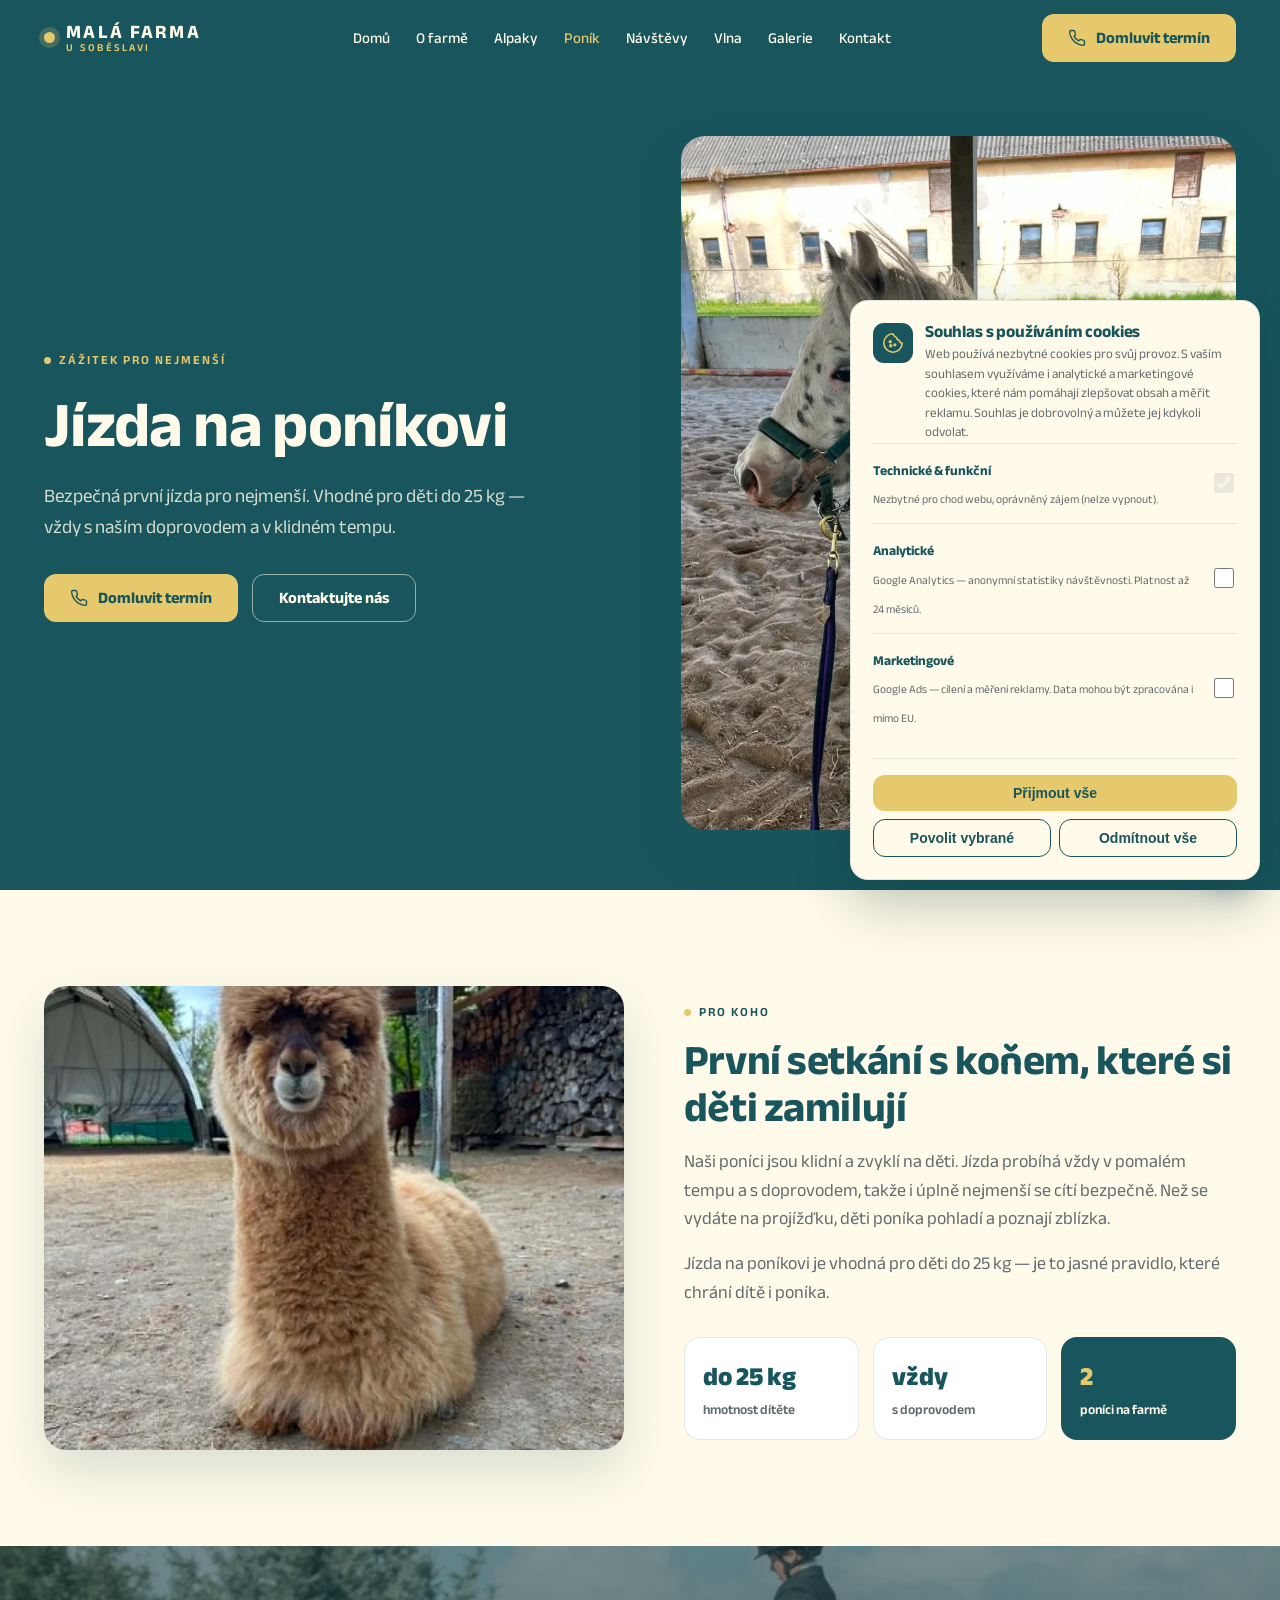
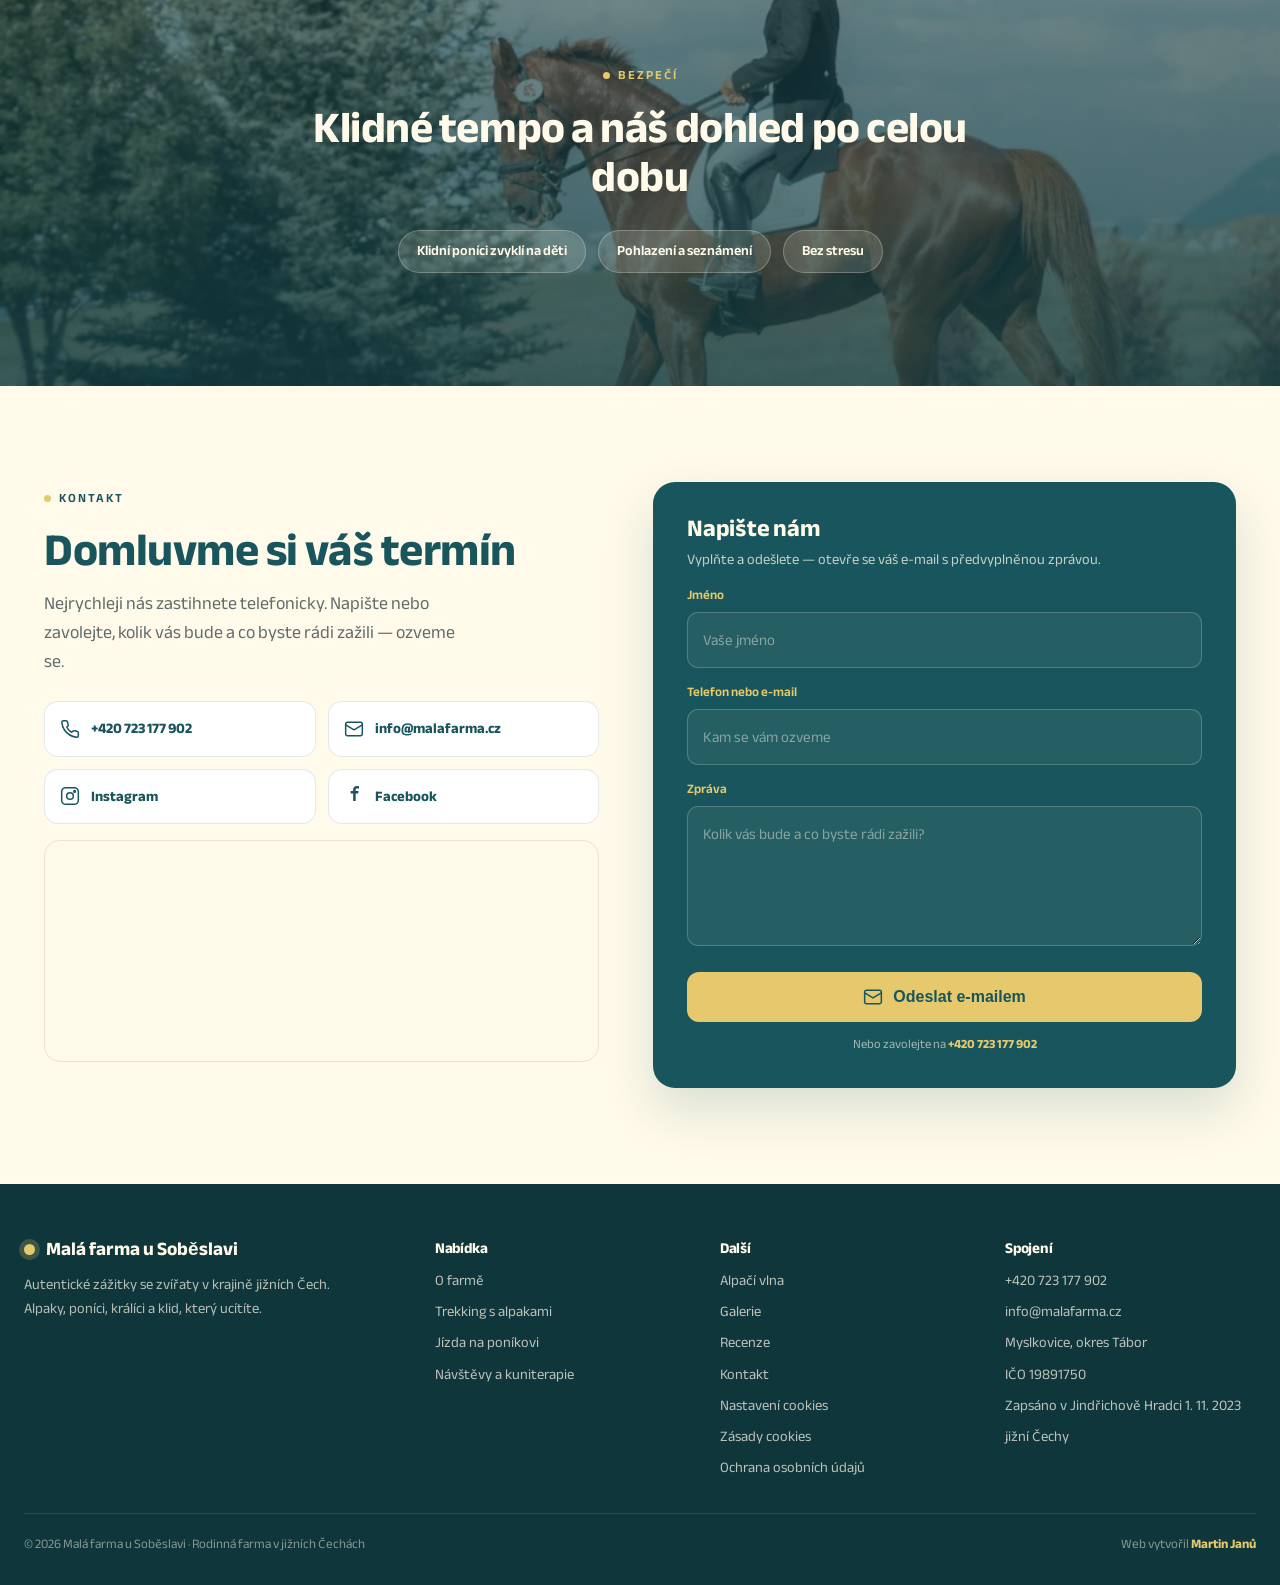
<file: jizda-na-ponikovi.html>
<!DOCTYPE html>
<html lang="cs">
<head>
<meta charset="UTF-8">
<script>
  window.dataLayer = window.dataLayer || [];
  function gtag(){dataLayer.push(arguments);}
  gtag('consent', 'default', {
    'analytics_storage': 'denied',
    'ad_storage': 'denied',
    'ad_user_data': 'denied',
    'ad_personalization': 'denied',
    'wait_for_update': 500
  });
</script>

<meta name="viewport" content="width=device-width, initial-scale=1.0">
<title>Jízda na poníkovi u Soběslavi — zážitek pro děti</title>
<meta name="description" content="Jízda na poníkovi u Soběslavi pro děti do 25 kg. Bezpečná první jízda vždy s doprovodem a v klidném tempu. Malá rodinná farma v jižních Čechách (Myslkovice).">
<link rel="canonical" href="https://www.malafarma.cz/jizda-na-ponikovi.html">
<meta property="og:type" content="article">
<meta property="og:title" content="Jízda na poníkovi u Soběslavi — zážitek pro děti">
<meta property="og:description" content="Jízda na poníkovi u Soběslavi pro děti do 25 kg. Bezpečná první jízda vždy s doprovodem a v klidném tempu. Malá rodinná farma v jižních Čechách (Myslkovice).">
<meta property="og:image" content="images/ponik-matysek.webp">
<meta name="twitter:card" content="summary_large_image">
<meta name="keywords" content="jízda na poníkovi, poník pro děti, poníci Soběslav, zážitek pro děti, jižní Čechy, farma Myslkovice">
<meta property="og:url" content="https://www.malafarma.cz/jizda-na-ponikovi.html">
<meta property="og:locale" content="cs_CZ">
<meta property="og:site_name" content="Malá farma u Soběslavi">
<meta name="twitter:title" content="Jízda na poníkovi u Soběslavi — zážitek pro děti">
<meta name="twitter:description" content="Jízda na poníkovi u Soběslavi pro děti do 25 kg. Bezpečná první jízda vždy s doprovodem a v klidném tempu. Malá rodinná farma v jižních Čechách (Myslkovice).">
<meta name="referrer" content="strict-origin-when-cross-origin">
<meta http-equiv="X-Content-Type-Options" content="nosniff">
<link rel="preconnect" href="https://fonts.googleapis.com">
<link rel="preconnect" href="https://fonts.gstatic.com" crossorigin>
<link href="https://fonts.googleapis.com/css2?family=Anek+Bangla:wght@400;500;600;700;800&family=Baloo+2:wght@500;600;700&display=swap" rel="stylesheet">
<link rel="stylesheet" href="styles.css">
<script type="application/ld+json">
{
  "@context": "https://schema.org",
  "@type": "Service",
  "serviceType": "Jízda na poníkovi",
  "name": "Jízda na poníkovi u Soběslavi",
  "url": "https://www.malafarma.cz/jizda-na-ponikovi.html",
  "description": "Bezpečná první jízda na poníkovi pro děti do 25 kg, vždy s doprovodem a v klidném tempu.",
  "provider": {
    "@id": "https://www.malafarma.cz/#farma"
  },
  "audience": {
    "@type": "Audience",
    "audienceType": "Děti do 25 kg"
  }
}
</script>
<script type="application/ld+json">
{
  "@context": "https://schema.org",
  "@type": "BreadcrumbList",
  "itemListElement": [
    {
      "@type": "ListItem",
      "position": 1,
      "name": "Domů",
      "item": "https://www.malafarma.cz/"
    },
    {
      "@type": "ListItem",
      "position": 2,
      "name": "Jízda na poníkovi",
      "item": "https://www.malafarma.cz/jizda-na-ponikovi.html"
    }
  ]
}
</script>
</head>
<body>
<header class="site-header">
  <div class="bar">
    <a class="brand" href="index.html" aria-label="Malá farma u Soběslavi — domů"><span class="bdot" aria-hidden="true"></span><span style="display:flex;flex-direction:column;line-height:1.05"><strong>Malá farma</strong><span>u Soběslavi</span></span></a>
    <nav class="nav" aria-label="Hlavní navigace">
      <a href="index.html">Domů</a>
      <a href="o-farme.html">O farmě</a>
      <a href="trekking-s-alpakami.html">Alpaky</a>
      <a href="jizda-na-ponikovi.html" class="active">Poník</a>
      <a href="navstevy-kuniterapie.html">Návštěvy</a>
      <a href="alpaci-vlna.html">Vlna</a>
      <a href="galerie.html">Galerie</a>
      <a href="#kontakt">Kontakt</a>
    </nav>
    <div class="head-actions">
      <a class="btn btn-primary" href="tel:+420723177902"><svg width="18" height="18" viewBox="0 0 24 24" fill="none" stroke="currentColor" stroke-width="1.8" stroke-linecap="round" stroke-linejoin="round"><path d="M22 16.9v3a2 2 0 0 1-2.2 2 19.8 19.8 0 0 1-8.6-3 19.5 19.5 0 0 1-6-6 19.8 19.8 0 0 1-3-8.6A2 2 0 0 1 4.1 2h3a2 2 0 0 1 2 1.7c.1 1 .4 1.9.7 2.8a2 2 0 0 1-.5 2.1L8.1 9.9a16 16 0 0 0 6 6l1.3-1.3a2 2 0 0 1 2.1-.4c.9.3 1.8.5 2.8.6a2 2 0 0 1 1.7 2Z"/></svg> Domluvit termín</a>
      <button class="burger" aria-label="Otevřít menu" aria-expanded="false"><svg width="22" height="22" viewBox="0 0 24 24" fill="none" stroke="currentColor" stroke-width="1.8" stroke-linecap="round"><path d="M4 7h16M4 12h16M4 17h16"/></svg></button>
    </div>
  </div>
  <nav class="mobile-nav" id="mobileNav" aria-label="Mobilní navigace">
    <a href="index.html">Domů</a>
    <a href="o-farme.html">O farmě</a>
    <a href="trekking-s-alpakami.html">Trekking s alpakami</a>
    <a href="jizda-na-ponikovi.html" class="active">Jízda na poníkovi</a>
    <a href="navstevy-kuniterapie.html">Návštěvy a kuniterapie</a>
    <a href="alpaci-vlna.html">Alpačí vlna</a>
    <a href="galerie.html">Galerie</a>
    <a href="#kontakt">Kontakt</a>
    <a class="btn btn-primary mob-cta" href="tel:+420723177902">Domluvit termín</a>
  </nav>
</header>
<section class="hero compact"><div class="wrap"><div><span class="eyebrow light"><span class="dot"></span>Zážitek pro nejmenší</span><h1 style="margin-top:20px">Jízda na poníkovi</h1><p>Bezpečná první jízda pro nejmenší. Vhodné pro děti do 25 kg — vždy s naším doprovodem a v klidném tempu.</p><div class="hero-actions"><a class="btn btn-primary" href="tel:+420723177902"><svg width="18" height="18" viewBox="0 0 24 24" fill="none" stroke="currentColor" stroke-width="1.8" stroke-linecap="round" stroke-linejoin="round"><path d="M22 16.9v3a2 2 0 0 1-2.2 2 19.8 19.8 0 0 1-8.6-3 19.5 19.5 0 0 1-6-6 19.8 19.8 0 0 1-3-8.6A2 2 0 0 1 4.1 2h3a2 2 0 0 1 2 1.7c.1 1 .4 1.9.7 2.8a2 2 0 0 1-.5 2.1L8.1 9.9a16 16 0 0 0 6 6l1.3-1.3a2 2 0 0 1 2.1-.4c.9.3 1.8.5 2.8.6a2 2 0 0 1 1.7 2Z"/></svg> Domluvit termín</a><a class="btn btn-outline on-dark" href="#kontakt">Kontaktujte nás</a></div></div><div class="hero-media"><img src="images/ponik-matysek.webp" alt="Poník Matýsek pro jízdu dětí na farmě u Soběslavi"></div></div></section><section class="section cream"><div class="wrap split wide-left"><div class="media" style="aspect-ratio:5/4"><img src="images/ponik-strakaty.webp" alt="Strakatý poník pro děti na farmě u Soběslavi"></div><div><span class="eyebrow"><span class="dot"></span>Pro koho</span><h2 style="margin-top:14px">První setkání s koňem, které si děti zamilují</h2><p>Naši poníci jsou klidní a zvyklí na děti. Jízda probíhá vždy v pomalém tempu a s doprovodem, takže i úplně nejmenší se cítí bezpečně. Než se vydáte na projížďku, děti poníka pohladí a poznají zblízka.</p><p>Jízda na poníkovi je vhodná pro děti do 25 kg — je to jasné pravidlo, které chrání dítě i poníka.</p><div class="stat-row"><div class="stat"><div class="n">do 25 kg</div><div class="l">hmotnost dítěte</div></div><div class="stat"><div class="n">vždy</div><div class="l">s doprovodem</div></div><div class="stat on"><div class="n">2</div><div class="l">poníci na farmě</div></div></div></div></div></section><section class="band"><img src="images/jizda-na-ponikovi-pro-deti.webp" alt="Dítě na poníkovi v klidném tempu s doprovodem"><div class="veil"></div><div class="inner"><span class="eyebrow light"><span class="dot"></span>Bezpečí</span><h2 style="margin-top:16px">Klidné tempo a náš dohled po celou dobu</h2><div class="chips"><span class="chip">Klidní poníci zvyklí na děti</span><span class="chip">Pohlazení a seznámení</span><span class="chip">Bez stresu</span></div></div></section>
<section class="section cream" id="kontakt"><div class="wrap contact-grid"><div><span class="eyebrow"><span class="dot"></span>Kontakt</span><h2 style="font-size:clamp(30px,3.8vw,46px);margin-top:14px">Domluvme si váš termín</h2><p style="margin-top:14px;max-width:420px">Nejrychleji nás zastihnete telefonicky. Napište nebo zavolejte, kolik vás bude a co byste rádi zažili — ozveme se.</p><div class="contact-cards"><a href="tel:+420723177902"><svg width="20" height="20" viewBox="0 0 24 24" fill="none" stroke="currentColor" stroke-width="1.8" stroke-linecap="round" stroke-linejoin="round"><path d="M22 16.9v3a2 2 0 0 1-2.2 2 19.8 19.8 0 0 1-8.6-3 19.5 19.5 0 0 1-6-6 19.8 19.8 0 0 1-3-8.6A2 2 0 0 1 4.1 2h3a2 2 0 0 1 2 1.7c.1 1 .4 1.9.7 2.8a2 2 0 0 1-.5 2.1L8.1 9.9a16 16 0 0 0 6 6l1.3-1.3a2 2 0 0 1 2.1-.4c.9.3 1.8.5 2.8.6a2 2 0 0 1 1.7 2Z"/></svg>+420 723 177 902</a><a href="mailto:info@malafarma.cz"><svg width="20" height="20" viewBox="0 0 24 24" fill="none" stroke="currentColor" stroke-width="1.8" stroke-linecap="round" stroke-linejoin="round"><rect x="2" y="4" width="20" height="16" rx="2"/><path d="m2 7 10 6 10-6"/></svg>info@malafarma.cz</a><a href="https://instagram.com" target="_blank" rel="noopener noreferrer"><svg width="20" height="20" viewBox="0 0 24 24" fill="none" stroke="currentColor" stroke-width="1.8" stroke-linecap="round" stroke-linejoin="round"><rect x="2" y="2" width="20" height="20" rx="5"/><circle cx="12" cy="12" r="4"/><circle cx="17.5" cy="6.5" r="1"/></svg>Instagram</a><a href="https://facebook.com" target="_blank" rel="noopener noreferrer"><svg width="20" height="20" viewBox="0 0 24 24" fill="currentColor"><path d="M14 9h3l.5-3H14V4.5c0-.8.3-1.5 1.6-1.5H18V.2C17.5.1 16.4 0 15.3 0 12.9 0 11 1.5 11 4.1V6H8v3h3v9h3V9Z"/></svg>Facebook</a></div><div class="map"><iframe title="Mapa — Myslkovice u Soběslavi" src="https://www.google.com/maps?q=Myslkovice,%20So%C4%9Bslav&output=embed" loading="lazy" referrerpolicy="no-referrer-when-downgrade"></iframe></div></div><form class="form-card" id="contactForm"><h3>Napište nám</h3><p class="sub">Vyplňte a odešlete — otevře se váš e-mail s předvyplněnou zprávou.</p><label class="field"><span>Jméno</span><input name="name" type="text" placeholder="Vaše jméno" autocomplete="name"></label><label class="field"><span>Telefon nebo e-mail</span><input name="contact" type="text" placeholder="Kam se vám ozveme" autocomplete="tel"></label><label class="field"><span>Zpráva</span><textarea name="message" rows="4" placeholder="Kolik vás bude a co byste rádi zažili?"></textarea></label><button type="submit" class="btn btn-primary"><svg width="20" height="20" viewBox="0 0 24 24" fill="none" stroke="currentColor" stroke-width="1.8" stroke-linecap="round" stroke-linejoin="round"><rect x="2" y="4" width="20" height="16" rx="2"/><path d="m2 7 10 6 10-6"/></svg> Odeslat e-mailem</button><p class="form-note">Nebo zavolejte na <a href="tel:+420723177902">+420 723 177 902</a></p></form></div></section>
<footer class="site-footer"><div class="cols"><div><div class="brand"><span class="bdot" aria-hidden="true"></span><strong>Malá farma u Soběslavi</strong></div><p>Autentické zážitky se zvířaty v krajině jižních Čech. Alpaky, poníci, králíci a klid, který ucítíte.</p></div><div><h4>Nabídka</h4><div class="flinks"><a href="o-farme.html">O farmě</a><a href="trekking-s-alpakami.html">Trekking s alpakami</a><a href="jizda-na-ponikovi.html">Jízda na poníkovi</a><a href="navstevy-kuniterapie.html">Návštěvy a kuniterapie</a></div></div><div><h4>Další</h4><div class="flinks"><a href="alpaci-vlna.html">Alpačí vlna</a><a href="galerie.html">Galerie</a><a href="index.html#recenze">Recenze</a><a href="index.html#kontakt">Kontakt</a><a href="#" class="open-cookies">Nastavení cookies</a><a href="zasady-cookies.html">Zásady cookies</a><a href="ochrana-osobnich-udaju.html">Ochrana osobních údajů</a></div></div><div><h4>Spojení</h4><div class="flinks"><a href="tel:+420723177902">+420 723 177 902</a><a href="mailto:info@malafarma.cz">info@malafarma.cz</a><span style="color:rgba(255,250,233,.72)">Myslkovice, okres Tábor</span><span style="color:rgba(255,250,233,.72)">IČO 19891750</span><span style="color:rgba(255,250,233,.72)">Zapsáno v Jindřichově Hradci 1. 11. 2023</span><span style="color:rgba(255,250,233,.72)">jižní Čechy</span></div></div></div><div class="copy" style="display:flex;flex-wrap:wrap;justify-content:space-between;gap:8px"><span>© 2026 Malá farma u Soběslavi · Rodinná farma v jižních Čechách</span><span>Web vytvořil <a href="https://www.martinjanu.cz" target="_blank" rel="noopener noreferrer" style="color:var(--gold);font-weight:700">Martin Janů</a></span></div></footer>
<div id="cookie-banner" class="cookie" role="dialog" aria-modal="true" aria-labelledby="cookie-title" aria-describedby="cookie-desc"><div class="cookie-head"><span class="cookie-ico"><svg width="22" height="22" viewBox="0 0 24 24" fill="none" stroke="currentColor" stroke-width="1.7" stroke-linecap="round" stroke-linejoin="round"><path d="M12 2a10 10 0 1 0 10 10 3 3 0 0 1-3-3 3 3 0 0 1-3-3 3 3 0 0 1-2-1Z"/><circle cx="9" cy="10.5" r="1"/><circle cx="14" cy="14" r="1"/><circle cx="9.5" cy="15" r="1"/></svg></span><div><h4 id="cookie-title">Souhlas s používáním cookies</h4><p id="cookie-desc">Web používá nezbytné cookies pro svůj provoz. S vaším souhlasem využíváme i analytické a marketingové cookies, které nám pomáhají zlepšovat obsah a měřit reklamu. Souhlas je dobrovolný a můžete jej kdykoli odvolat.</p></div></div><div class="cookie-row"><div><span class="lbl">Technické &amp; funkční</span><br><span class="desc">Nezbytné pro chod webu, oprávněný zájem (nelze vypnout).</span></div><input type="checkbox" checked disabled aria-label="Technické cookies"></div><div class="cookie-row"><div><span class="lbl">Analytické</span><br><span class="desc">Google Analytics — anonymní statistiky návštěvnosti. Platnost až 24 měsíců.</span></div><input type="checkbox" id="cookie-analytics" aria-label="Analytické cookies"></div><div class="cookie-row"><div><span class="lbl">Marketingové</span><br><span class="desc">Google Ads — cílení a měření reklamy. Data mohou být zpracována i mimo EU.</span></div><input type="checkbox" id="cookie-marketing" aria-label="Marketingové cookies"></div><div class="cookie-actions"><button id="cookie-all" class="btn btn-primary" type="button">Přijmout vše</button><div class="cookie-actions-row"><button id="cookie-selected" class="btn btn-outline" type="button">Povolit vybrané</button><button id="cookie-decline" class="btn btn-outline" type="button">Odmítnout vše</button></div></div></div>
<button id="cookie-reopen" class="cookie-reopen" type="button" aria-label="Nastavení cookies"><svg width="22" height="22" viewBox="0 0 24 24" fill="none" stroke="currentColor" stroke-width="1.7" stroke-linecap="round" stroke-linejoin="round"><path d="M12 2a10 10 0 1 0 10 10 3 3 0 0 1-3-3 3 3 0 0 1-3-3 3 3 0 0 1-2-1Z"/><circle cx="9" cy="10.5" r="1"/><circle cx="14" cy="14" r="1"/><circle cx="9.5" cy="15" r="1"/></svg></button>
<a class="fab-phone" href="tel:+420723177902" aria-label="Zavolat +420 723 177 902"><svg width="28" height="28" viewBox="0 0 24 24" fill="none" stroke="currentColor" stroke-width="1.8" stroke-linecap="round" stroke-linejoin="round"><path d="M22 16.9v3a2 2 0 0 1-2.2 2 19.8 19.8 0 0 1-8.6-3 19.5 19.5 0 0 1-6-6 19.8 19.8 0 0 1-3-8.6A2 2 0 0 1 4.1 2h3a2 2 0 0 1 2 1.7c.1 1 .4 1.9.7 2.8a2 2 0 0 1-.5 2.1L8.1 9.9a16 16 0 0 0 6 6l1.3-1.3a2 2 0 0 1 2.1-.4c.9.3 1.8.5 2.8.6a2 2 0 0 1 1.7 2Z"/></svg></a>
<script src="script.js" defer></script>
</body>
</html>
</file>
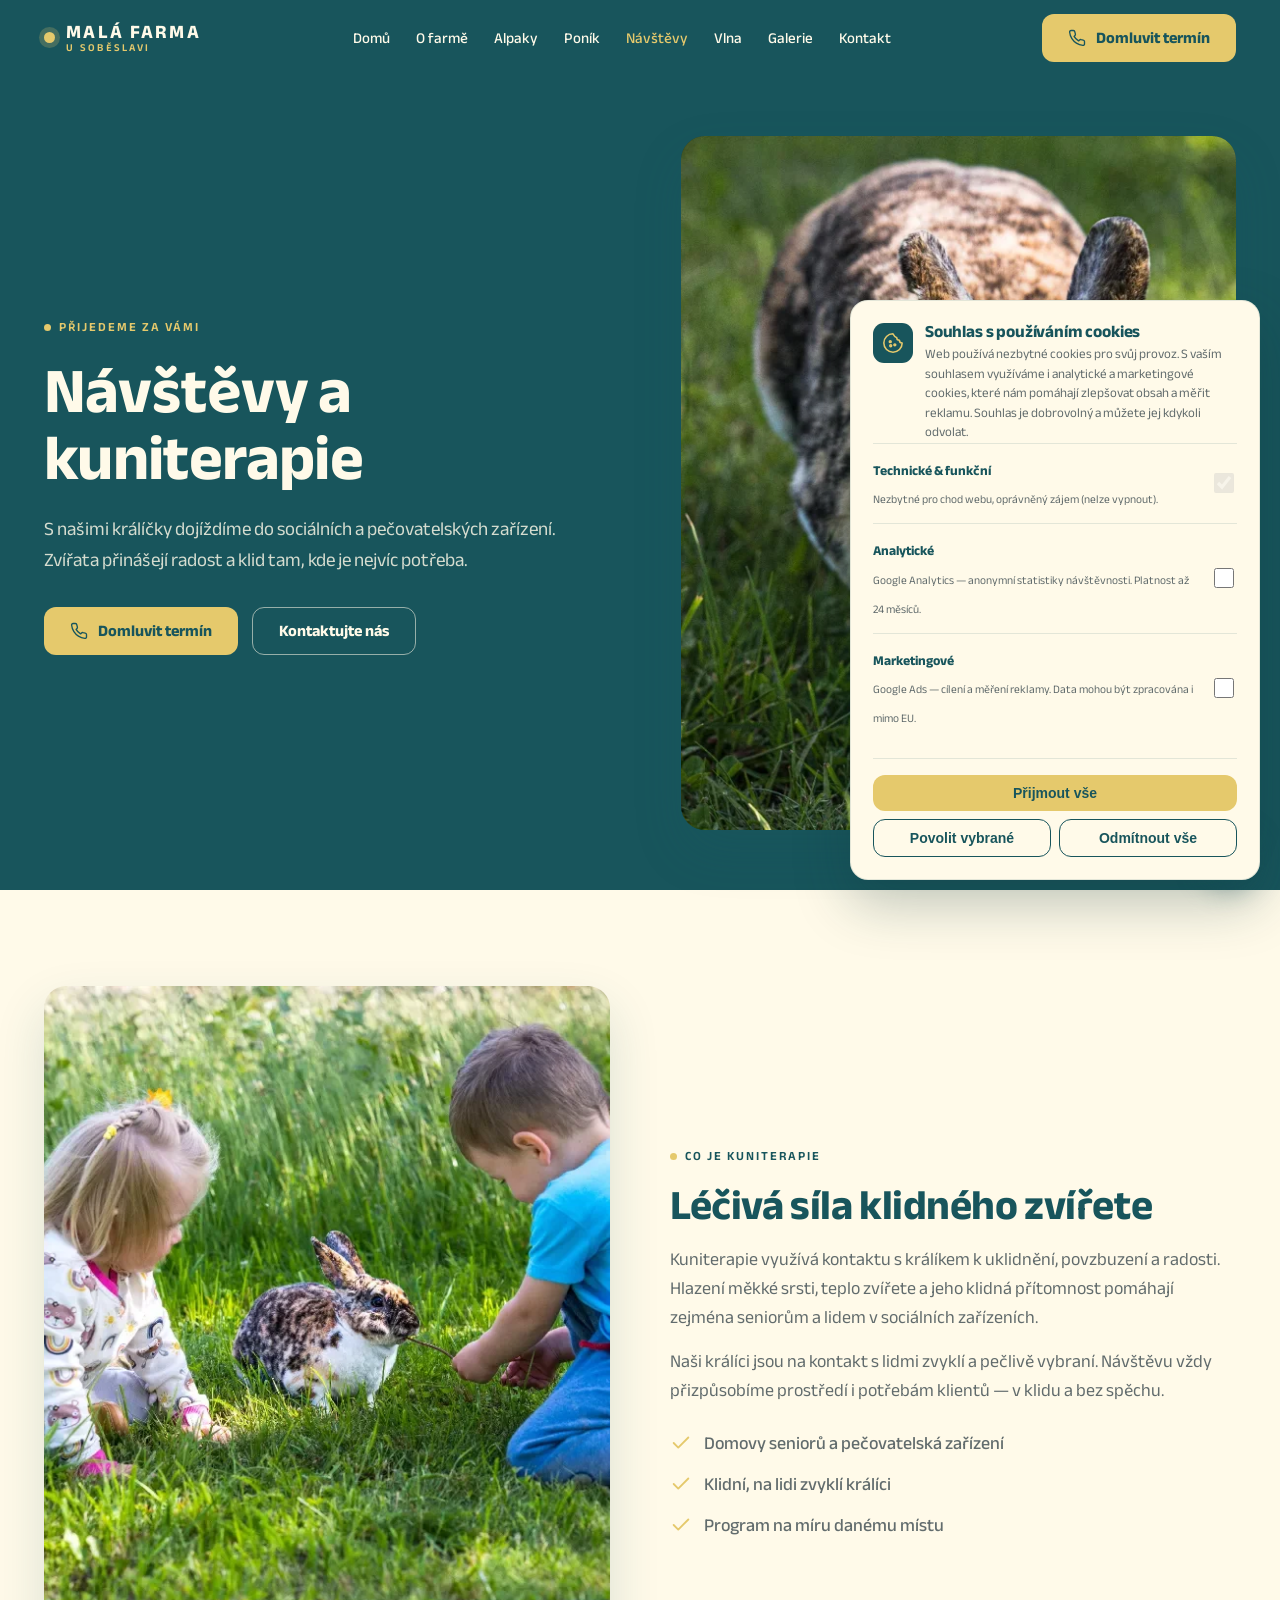
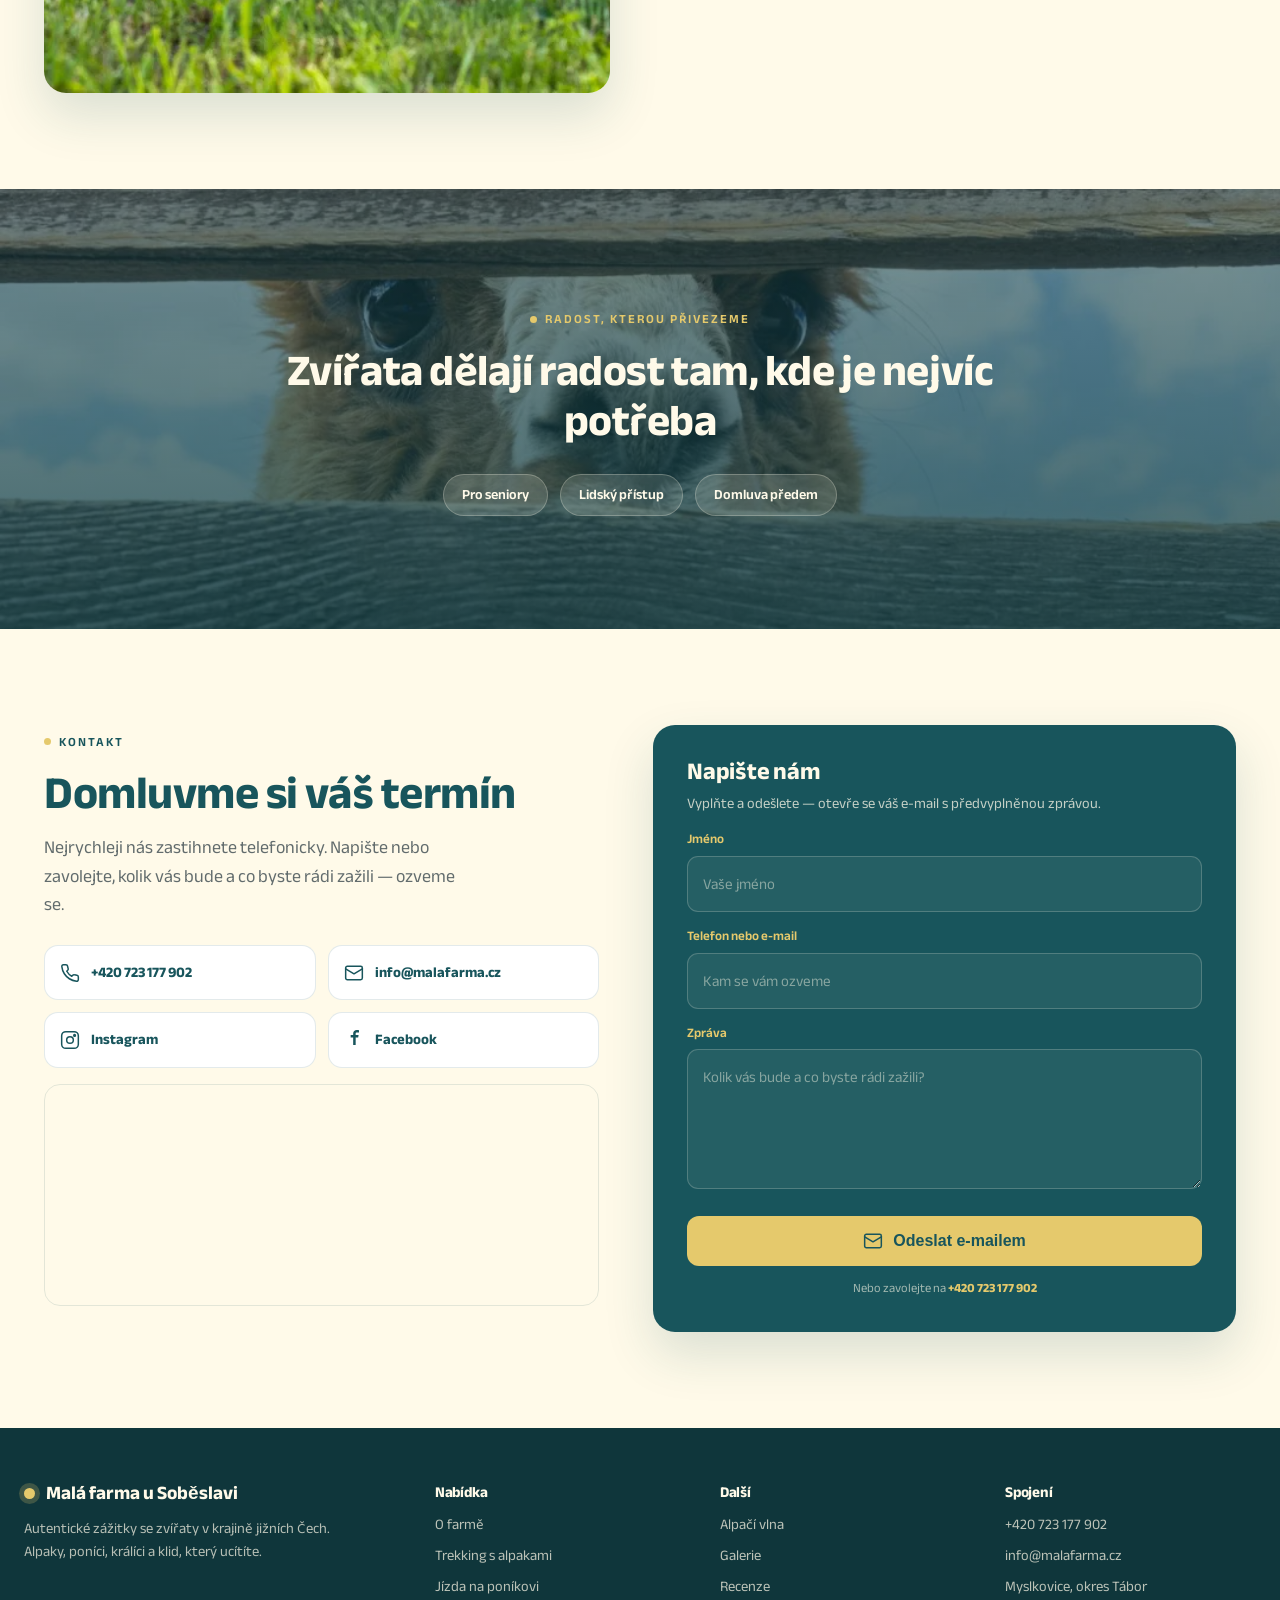
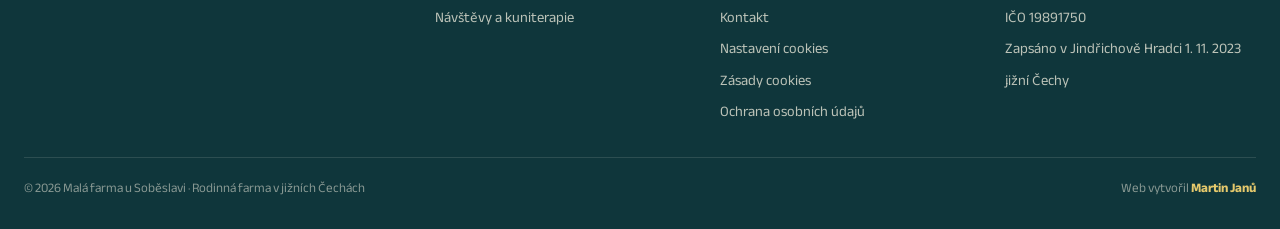
<file: navstevy-kuniterapie.html>
<!DOCTYPE html>
<html lang="cs">
<head>
<meta charset="UTF-8">
<script>
  window.dataLayer = window.dataLayer || [];
  function gtag(){dataLayer.push(arguments);}
  gtag('consent', 'default', {
    'analytics_storage': 'denied',
    'ad_storage': 'denied',
    'ad_user_data': 'denied',
    'ad_personalization': 'denied',
    'wait_for_update': 500
  });
</script>

<meta name="viewport" content="width=device-width, initial-scale=1.0">
<title>Kuniterapie s králíky — návštěvy | farma u Soběslavi</title>
<meta name="description" content="Kuniterapie s králíky — dojíždíme do domovů seniorů a sociálních zařízení u Soběslavi a v jižních Čechách. Radost a klid ze zvířat. Domluvte návštěvu telefonicky.">
<link rel="canonical" href="https://www.malafarma.cz/navstevy-kuniterapie.html">
<meta property="og:type" content="article">
<meta property="og:title" content="Kuniterapie s králíky — návštěvy | farma u Soběslavi">
<meta property="og:description" content="Kuniterapie s králíky — dojíždíme do domovů seniorů a sociálních zařízení u Soběslavi a v jižních Čechách. Radost a klid ze zvířat. Domluvte návštěvu telefonicky.">
<meta property="og:image" content="images/kralik-orion-terapie.webp">
<meta name="twitter:card" content="summary_large_image">
<meta name="keywords" content="kuniterapie, terapie zvířaty, králíci, domov seniorů, sociální zařízení, Soběslav, jižní Čechy, návštěvy se zvířaty">
<meta property="og:url" content="https://www.malafarma.cz/navstevy-kuniterapie.html">
<meta property="og:locale" content="cs_CZ">
<meta property="og:site_name" content="Malá farma u Soběslavi">
<meta name="twitter:title" content="Kuniterapie s králíky — návštěvy | farma u Soběslavi">
<meta name="twitter:description" content="Kuniterapie s králíky — dojíždíme do domovů seniorů a sociálních zařízení u Soběslavi a v jižních Čechách. Radost a klid ze zvířat. Domluvte návštěvu telefonicky.">
<meta name="referrer" content="strict-origin-when-cross-origin">
<meta http-equiv="X-Content-Type-Options" content="nosniff">
<link rel="preconnect" href="https://fonts.googleapis.com">
<link rel="preconnect" href="https://fonts.gstatic.com" crossorigin>
<link href="https://fonts.googleapis.com/css2?family=Anek+Bangla:wght@400;500;600;700;800&family=Baloo+2:wght@500;600;700&display=swap" rel="stylesheet">
<link rel="stylesheet" href="styles.css">
<script type="application/ld+json">
{
  "@context": "https://schema.org",
  "@type": "Service",
  "serviceType": "Kuniterapie",
  "name": "Kuniterapie s králíky — návštěvy",
  "url": "https://www.malafarma.cz/navstevy-kuniterapie.html",
  "description": "Návštěvy s králíky v domovech seniorů a sociálních zařízeních. Radost a klid ze zvířat.",
  "provider": {
    "@id": "https://www.malafarma.cz/#farma"
  },
  "areaServed": {
    "@type": "AdministrativeArea",
    "name": "Jižní Čechy"
  }
}
</script>
<script type="application/ld+json">
{
  "@context": "https://schema.org",
  "@type": "BreadcrumbList",
  "itemListElement": [
    {
      "@type": "ListItem",
      "position": 1,
      "name": "Domů",
      "item": "https://www.malafarma.cz/"
    },
    {
      "@type": "ListItem",
      "position": 2,
      "name": "Návštěvy a kuniterapie",
      "item": "https://www.malafarma.cz/navstevy-kuniterapie.html"
    }
  ]
}
</script>
</head>
<body>
<header class="site-header">
  <div class="bar">
    <a class="brand" href="index.html" aria-label="Malá farma u Soběslavi — domů"><span class="bdot" aria-hidden="true"></span><span style="display:flex;flex-direction:column;line-height:1.05"><strong>Malá farma</strong><span>u Soběslavi</span></span></a>
    <nav class="nav" aria-label="Hlavní navigace">
      <a href="index.html">Domů</a>
      <a href="o-farme.html">O farmě</a>
      <a href="trekking-s-alpakami.html">Alpaky</a>
      <a href="jizda-na-ponikovi.html">Poník</a>
      <a href="navstevy-kuniterapie.html" class="active">Návštěvy</a>
      <a href="alpaci-vlna.html">Vlna</a>
      <a href="galerie.html">Galerie</a>
      <a href="#kontakt">Kontakt</a>
    </nav>
    <div class="head-actions">
      <a class="btn btn-primary" href="tel:+420723177902"><svg width="18" height="18" viewBox="0 0 24 24" fill="none" stroke="currentColor" stroke-width="1.8" stroke-linecap="round" stroke-linejoin="round"><path d="M22 16.9v3a2 2 0 0 1-2.2 2 19.8 19.8 0 0 1-8.6-3 19.5 19.5 0 0 1-6-6 19.8 19.8 0 0 1-3-8.6A2 2 0 0 1 4.1 2h3a2 2 0 0 1 2 1.7c.1 1 .4 1.9.7 2.8a2 2 0 0 1-.5 2.1L8.1 9.9a16 16 0 0 0 6 6l1.3-1.3a2 2 0 0 1 2.1-.4c.9.3 1.8.5 2.8.6a2 2 0 0 1 1.7 2Z"/></svg> Domluvit termín</a>
      <button class="burger" aria-label="Otevřít menu" aria-expanded="false"><svg width="22" height="22" viewBox="0 0 24 24" fill="none" stroke="currentColor" stroke-width="1.8" stroke-linecap="round"><path d="M4 7h16M4 12h16M4 17h16"/></svg></button>
    </div>
  </div>
  <nav class="mobile-nav" id="mobileNav" aria-label="Mobilní navigace">
    <a href="index.html">Domů</a>
    <a href="o-farme.html">O farmě</a>
    <a href="trekking-s-alpakami.html">Trekking s alpakami</a>
    <a href="jizda-na-ponikovi.html">Jízda na poníkovi</a>
    <a href="navstevy-kuniterapie.html" class="active">Návštěvy a kuniterapie</a>
    <a href="alpaci-vlna.html">Alpačí vlna</a>
    <a href="galerie.html">Galerie</a>
    <a href="#kontakt">Kontakt</a>
    <a class="btn btn-primary mob-cta" href="tel:+420723177902">Domluvit termín</a>
  </nav>
</header>
<section class="hero compact"><div class="wrap"><div><span class="eyebrow light"><span class="dot"></span>Přijedeme za vámi</span><h1 style="margin-top:20px">Návštěvy a kuniterapie</h1><p>S našimi králíčky dojíždíme do sociálních a pečovatelských zařízení. Zvířata přinášejí radost a klid tam, kde je nejvíc potřeba.</p><div class="hero-actions"><a class="btn btn-primary" href="tel:+420723177902"><svg width="18" height="18" viewBox="0 0 24 24" fill="none" stroke="currentColor" stroke-width="1.8" stroke-linecap="round" stroke-linejoin="round"><path d="M22 16.9v3a2 2 0 0 1-2.2 2 19.8 19.8 0 0 1-8.6-3 19.5 19.5 0 0 1-6-6 19.8 19.8 0 0 1-3-8.6A2 2 0 0 1 4.1 2h3a2 2 0 0 1 2 1.7c.1 1 .4 1.9.7 2.8a2 2 0 0 1-.5 2.1L8.1 9.9a16 16 0 0 0 6 6l1.3-1.3a2 2 0 0 1 2.1-.4c.9.3 1.8.5 2.8.6a2 2 0 0 1 1.7 2Z"/></svg> Domluvit termín</a><a class="btn btn-outline on-dark" href="#kontakt">Kontaktujte nás</a></div></div><div class="hero-media"><img src="images/kralik-orion-terapie.webp" alt="Terapeutický králík Orion pro kuniterapii"></div></div></section><section class="section cream"><div class="wrap split"><div class="media" style="aspect-ratio:4/5"><img src="images/deti-s-kralikem.webp" alt="Děti hladí králíka při kuniterapii"></div><div><span class="eyebrow"><span class="dot"></span>Co je kuniterapie</span><h2 style="margin-top:14px">Léčivá síla klidného zvířete</h2><p>Kuniterapie využívá kontaktu s králíkem k uklidnění, povzbuzení a radosti. Hlazení měkké srsti, teplo zvířete a jeho klidná přítomnost pomáhají zejména seniorům a lidem v sociálních zařízeních.</p><p>Naši králíci jsou na kontakt s lidmi zvyklí a pečlivě vybraní. Návštěvu vždy přizpůsobíme prostředí i potřebám klientů — v klidu a bez spěchu.</p><div class="checks"><div class="check"><svg width="22" height="22" viewBox="0 0 24 24" fill="none" stroke="#E5C96C" stroke-width="2" stroke-linecap="round" stroke-linejoin="round"><path d="M20 6 9 17l-5-5"/></svg><div>Domovy seniorů a pečovatelská zařízení</div></div><div class="check"><svg width="22" height="22" viewBox="0 0 24 24" fill="none" stroke="#E5C96C" stroke-width="2" stroke-linecap="round" stroke-linejoin="round"><path d="M20 6 9 17l-5-5"/></svg><div>Klidní, na lidi zvyklí králíci</div></div><div class="check"><svg width="22" height="22" viewBox="0 0 24 24" fill="none" stroke="#E5C96C" stroke-width="2" stroke-linecap="round" stroke-linejoin="round"><path d="M20 6 9 17l-5-5"/></svg><div>Program na míru danému místu</div></div></div></div></div></section><section class="band"><img src="images/navstevy-se-zviraty-domovy-senioru.webp" alt="Návštěva s králíky v domově seniorů — kuniterapie"><div class="veil"></div><div class="inner"><span class="eyebrow light"><span class="dot"></span>Radost, kterou přivezeme</span><h2 style="margin-top:16px">Zvířata dělají radost tam, kde je nejvíc potřeba</h2><div class="chips"><span class="chip">Pro seniory</span><span class="chip">Lidský přístup</span><span class="chip">Domluva předem</span></div></div></section>
<section class="section cream" id="kontakt"><div class="wrap contact-grid"><div><span class="eyebrow"><span class="dot"></span>Kontakt</span><h2 style="font-size:clamp(30px,3.8vw,46px);margin-top:14px">Domluvme si váš termín</h2><p style="margin-top:14px;max-width:420px">Nejrychleji nás zastihnete telefonicky. Napište nebo zavolejte, kolik vás bude a co byste rádi zažili — ozveme se.</p><div class="contact-cards"><a href="tel:+420723177902"><svg width="20" height="20" viewBox="0 0 24 24" fill="none" stroke="currentColor" stroke-width="1.8" stroke-linecap="round" stroke-linejoin="round"><path d="M22 16.9v3a2 2 0 0 1-2.2 2 19.8 19.8 0 0 1-8.6-3 19.5 19.5 0 0 1-6-6 19.8 19.8 0 0 1-3-8.6A2 2 0 0 1 4.1 2h3a2 2 0 0 1 2 1.7c.1 1 .4 1.9.7 2.8a2 2 0 0 1-.5 2.1L8.1 9.9a16 16 0 0 0 6 6l1.3-1.3a2 2 0 0 1 2.1-.4c.9.3 1.8.5 2.8.6a2 2 0 0 1 1.7 2Z"/></svg>+420 723 177 902</a><a href="mailto:info@malafarma.cz"><svg width="20" height="20" viewBox="0 0 24 24" fill="none" stroke="currentColor" stroke-width="1.8" stroke-linecap="round" stroke-linejoin="round"><rect x="2" y="4" width="20" height="16" rx="2"/><path d="m2 7 10 6 10-6"/></svg>info@malafarma.cz</a><a href="https://instagram.com" target="_blank" rel="noopener noreferrer"><svg width="20" height="20" viewBox="0 0 24 24" fill="none" stroke="currentColor" stroke-width="1.8" stroke-linecap="round" stroke-linejoin="round"><rect x="2" y="2" width="20" height="20" rx="5"/><circle cx="12" cy="12" r="4"/><circle cx="17.5" cy="6.5" r="1"/></svg>Instagram</a><a href="https://facebook.com" target="_blank" rel="noopener noreferrer"><svg width="20" height="20" viewBox="0 0 24 24" fill="currentColor"><path d="M14 9h3l.5-3H14V4.5c0-.8.3-1.5 1.6-1.5H18V.2C17.5.1 16.4 0 15.3 0 12.9 0 11 1.5 11 4.1V6H8v3h3v9h3V9Z"/></svg>Facebook</a></div><div class="map"><iframe title="Mapa — Myslkovice u Soběslavi" src="https://www.google.com/maps?q=Myslkovice,%20So%C4%9Bslav&output=embed" loading="lazy" referrerpolicy="no-referrer-when-downgrade"></iframe></div></div><form class="form-card" id="contactForm"><h3>Napište nám</h3><p class="sub">Vyplňte a odešlete — otevře se váš e-mail s předvyplněnou zprávou.</p><label class="field"><span>Jméno</span><input name="name" type="text" placeholder="Vaše jméno" autocomplete="name"></label><label class="field"><span>Telefon nebo e-mail</span><input name="contact" type="text" placeholder="Kam se vám ozveme" autocomplete="tel"></label><label class="field"><span>Zpráva</span><textarea name="message" rows="4" placeholder="Kolik vás bude a co byste rádi zažili?"></textarea></label><button type="submit" class="btn btn-primary"><svg width="20" height="20" viewBox="0 0 24 24" fill="none" stroke="currentColor" stroke-width="1.8" stroke-linecap="round" stroke-linejoin="round"><rect x="2" y="4" width="20" height="16" rx="2"/><path d="m2 7 10 6 10-6"/></svg> Odeslat e-mailem</button><p class="form-note">Nebo zavolejte na <a href="tel:+420723177902">+420 723 177 902</a></p></form></div></section>
<footer class="site-footer"><div class="cols"><div><div class="brand"><span class="bdot" aria-hidden="true"></span><strong>Malá farma u Soběslavi</strong></div><p>Autentické zážitky se zvířaty v krajině jižních Čech. Alpaky, poníci, králíci a klid, který ucítíte.</p></div><div><h4>Nabídka</h4><div class="flinks"><a href="o-farme.html">O farmě</a><a href="trekking-s-alpakami.html">Trekking s alpakami</a><a href="jizda-na-ponikovi.html">Jízda na poníkovi</a><a href="navstevy-kuniterapie.html">Návštěvy a kuniterapie</a></div></div><div><h4>Další</h4><div class="flinks"><a href="alpaci-vlna.html">Alpačí vlna</a><a href="galerie.html">Galerie</a><a href="index.html#recenze">Recenze</a><a href="index.html#kontakt">Kontakt</a><a href="#" class="open-cookies">Nastavení cookies</a><a href="zasady-cookies.html">Zásady cookies</a><a href="ochrana-osobnich-udaju.html">Ochrana osobních údajů</a></div></div><div><h4>Spojení</h4><div class="flinks"><a href="tel:+420723177902">+420 723 177 902</a><a href="mailto:info@malafarma.cz">info@malafarma.cz</a><span style="color:rgba(255,250,233,.72)">Myslkovice, okres Tábor</span><span style="color:rgba(255,250,233,.72)">IČO 19891750</span><span style="color:rgba(255,250,233,.72)">Zapsáno v Jindřichově Hradci 1. 11. 2023</span><span style="color:rgba(255,250,233,.72)">jižní Čechy</span></div></div></div><div class="copy" style="display:flex;flex-wrap:wrap;justify-content:space-between;gap:8px"><span>© 2026 Malá farma u Soběslavi · Rodinná farma v jižních Čechách</span><span>Web vytvořil <a href="https://www.martinjanu.cz" target="_blank" rel="noopener noreferrer" style="color:var(--gold);font-weight:700">Martin Janů</a></span></div></footer>
<div id="cookie-banner" class="cookie" role="dialog" aria-modal="true" aria-labelledby="cookie-title" aria-describedby="cookie-desc"><div class="cookie-head"><span class="cookie-ico"><svg width="22" height="22" viewBox="0 0 24 24" fill="none" stroke="currentColor" stroke-width="1.7" stroke-linecap="round" stroke-linejoin="round"><path d="M12 2a10 10 0 1 0 10 10 3 3 0 0 1-3-3 3 3 0 0 1-3-3 3 3 0 0 1-2-1Z"/><circle cx="9" cy="10.5" r="1"/><circle cx="14" cy="14" r="1"/><circle cx="9.5" cy="15" r="1"/></svg></span><div><h4 id="cookie-title">Souhlas s používáním cookies</h4><p id="cookie-desc">Web používá nezbytné cookies pro svůj provoz. S vaším souhlasem využíváme i analytické a marketingové cookies, které nám pomáhají zlepšovat obsah a měřit reklamu. Souhlas je dobrovolný a můžete jej kdykoli odvolat.</p></div></div><div class="cookie-row"><div><span class="lbl">Technické &amp; funkční</span><br><span class="desc">Nezbytné pro chod webu, oprávněný zájem (nelze vypnout).</span></div><input type="checkbox" checked disabled aria-label="Technické cookies"></div><div class="cookie-row"><div><span class="lbl">Analytické</span><br><span class="desc">Google Analytics — anonymní statistiky návštěvnosti. Platnost až 24 měsíců.</span></div><input type="checkbox" id="cookie-analytics" aria-label="Analytické cookies"></div><div class="cookie-row"><div><span class="lbl">Marketingové</span><br><span class="desc">Google Ads — cílení a měření reklamy. Data mohou být zpracována i mimo EU.</span></div><input type="checkbox" id="cookie-marketing" aria-label="Marketingové cookies"></div><div class="cookie-actions"><button id="cookie-all" class="btn btn-primary" type="button">Přijmout vše</button><div class="cookie-actions-row"><button id="cookie-selected" class="btn btn-outline" type="button">Povolit vybrané</button><button id="cookie-decline" class="btn btn-outline" type="button">Odmítnout vše</button></div></div></div>
<button id="cookie-reopen" class="cookie-reopen" type="button" aria-label="Nastavení cookies"><svg width="22" height="22" viewBox="0 0 24 24" fill="none" stroke="currentColor" stroke-width="1.7" stroke-linecap="round" stroke-linejoin="round"><path d="M12 2a10 10 0 1 0 10 10 3 3 0 0 1-3-3 3 3 0 0 1-3-3 3 3 0 0 1-2-1Z"/><circle cx="9" cy="10.5" r="1"/><circle cx="14" cy="14" r="1"/><circle cx="9.5" cy="15" r="1"/></svg></button>
<a class="fab-phone" href="tel:+420723177902" aria-label="Zavolat +420 723 177 902"><svg width="28" height="28" viewBox="0 0 24 24" fill="none" stroke="currentColor" stroke-width="1.8" stroke-linecap="round" stroke-linejoin="round"><path d="M22 16.9v3a2 2 0 0 1-2.2 2 19.8 19.8 0 0 1-8.6-3 19.5 19.5 0 0 1-6-6 19.8 19.8 0 0 1-3-8.6A2 2 0 0 1 4.1 2h3a2 2 0 0 1 2 1.7c.1 1 .4 1.9.7 2.8a2 2 0 0 1-.5 2.1L8.1 9.9a16 16 0 0 0 6 6l1.3-1.3a2 2 0 0 1 2.1-.4c.9.3 1.8.5 2.8.6a2 2 0 0 1 1.7 2Z"/></svg></a>
<script src="script.js" defer></script>
</body>
</html>
</file>
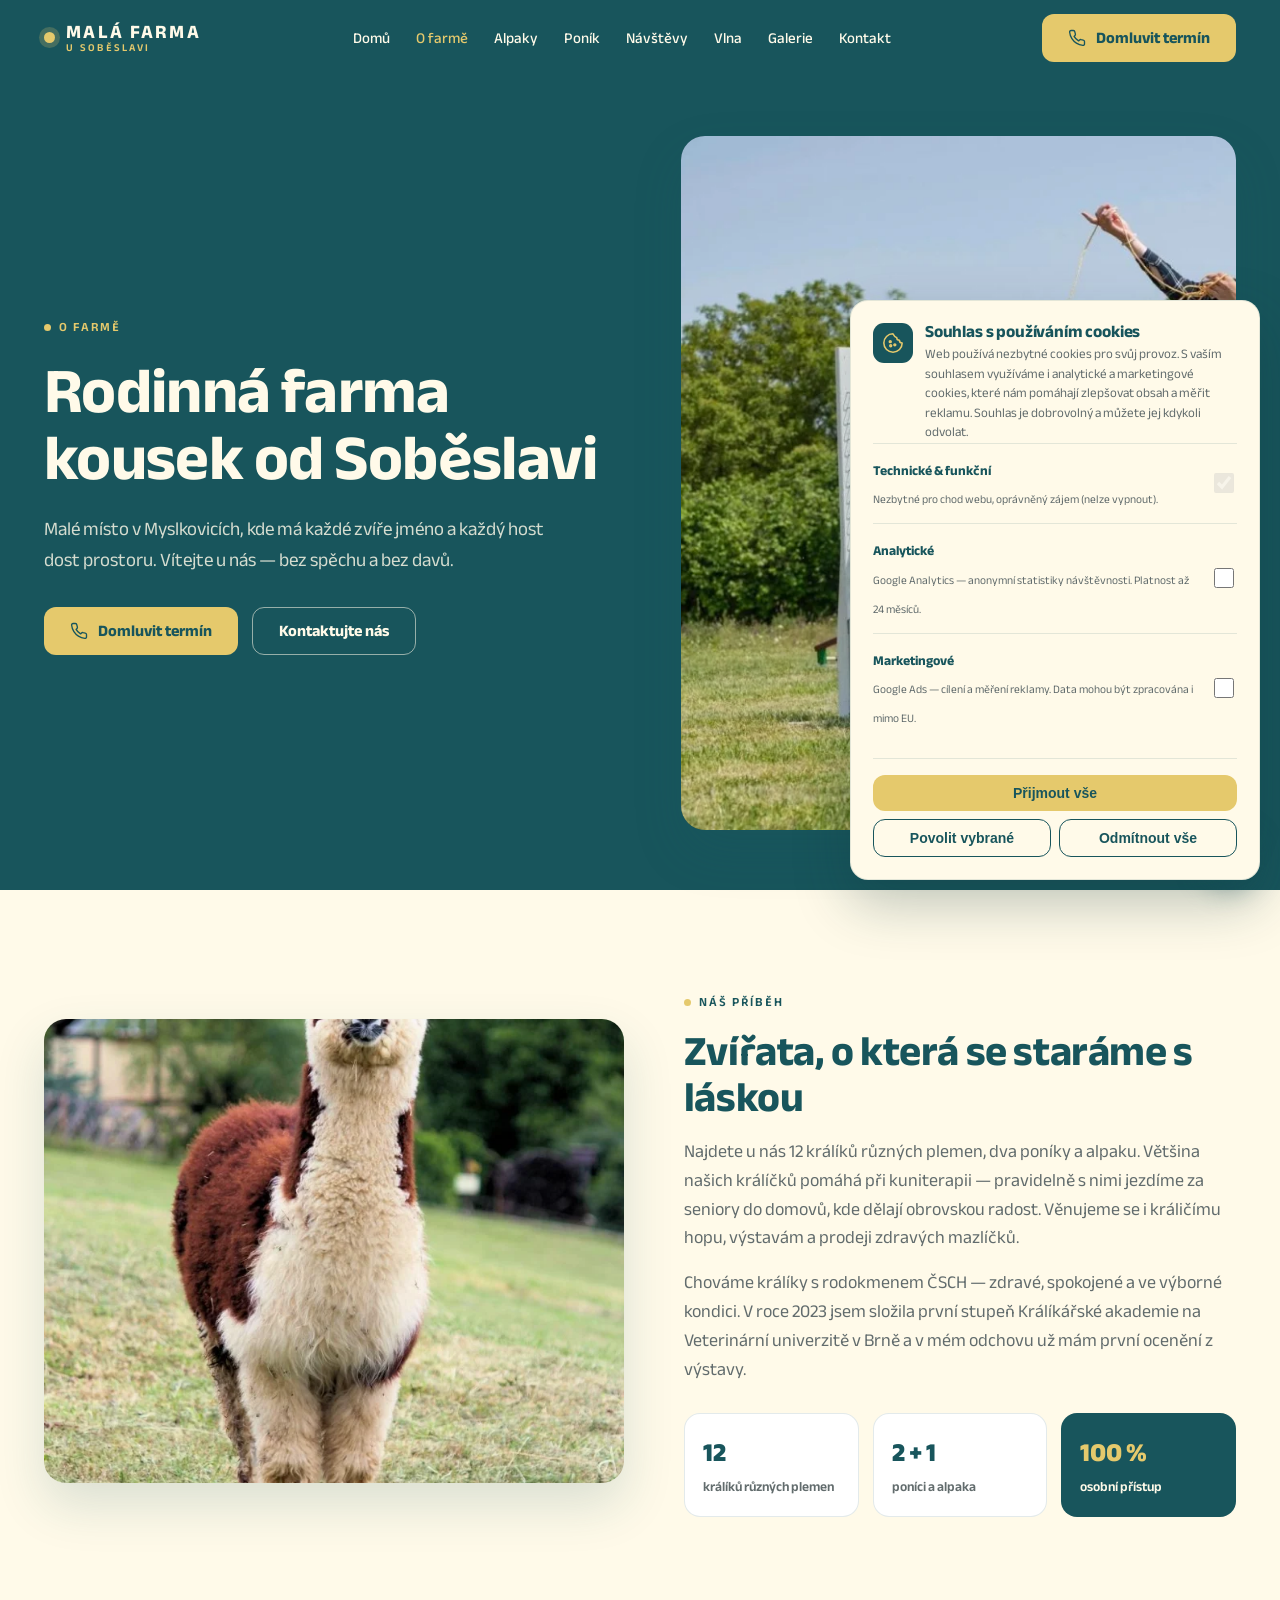
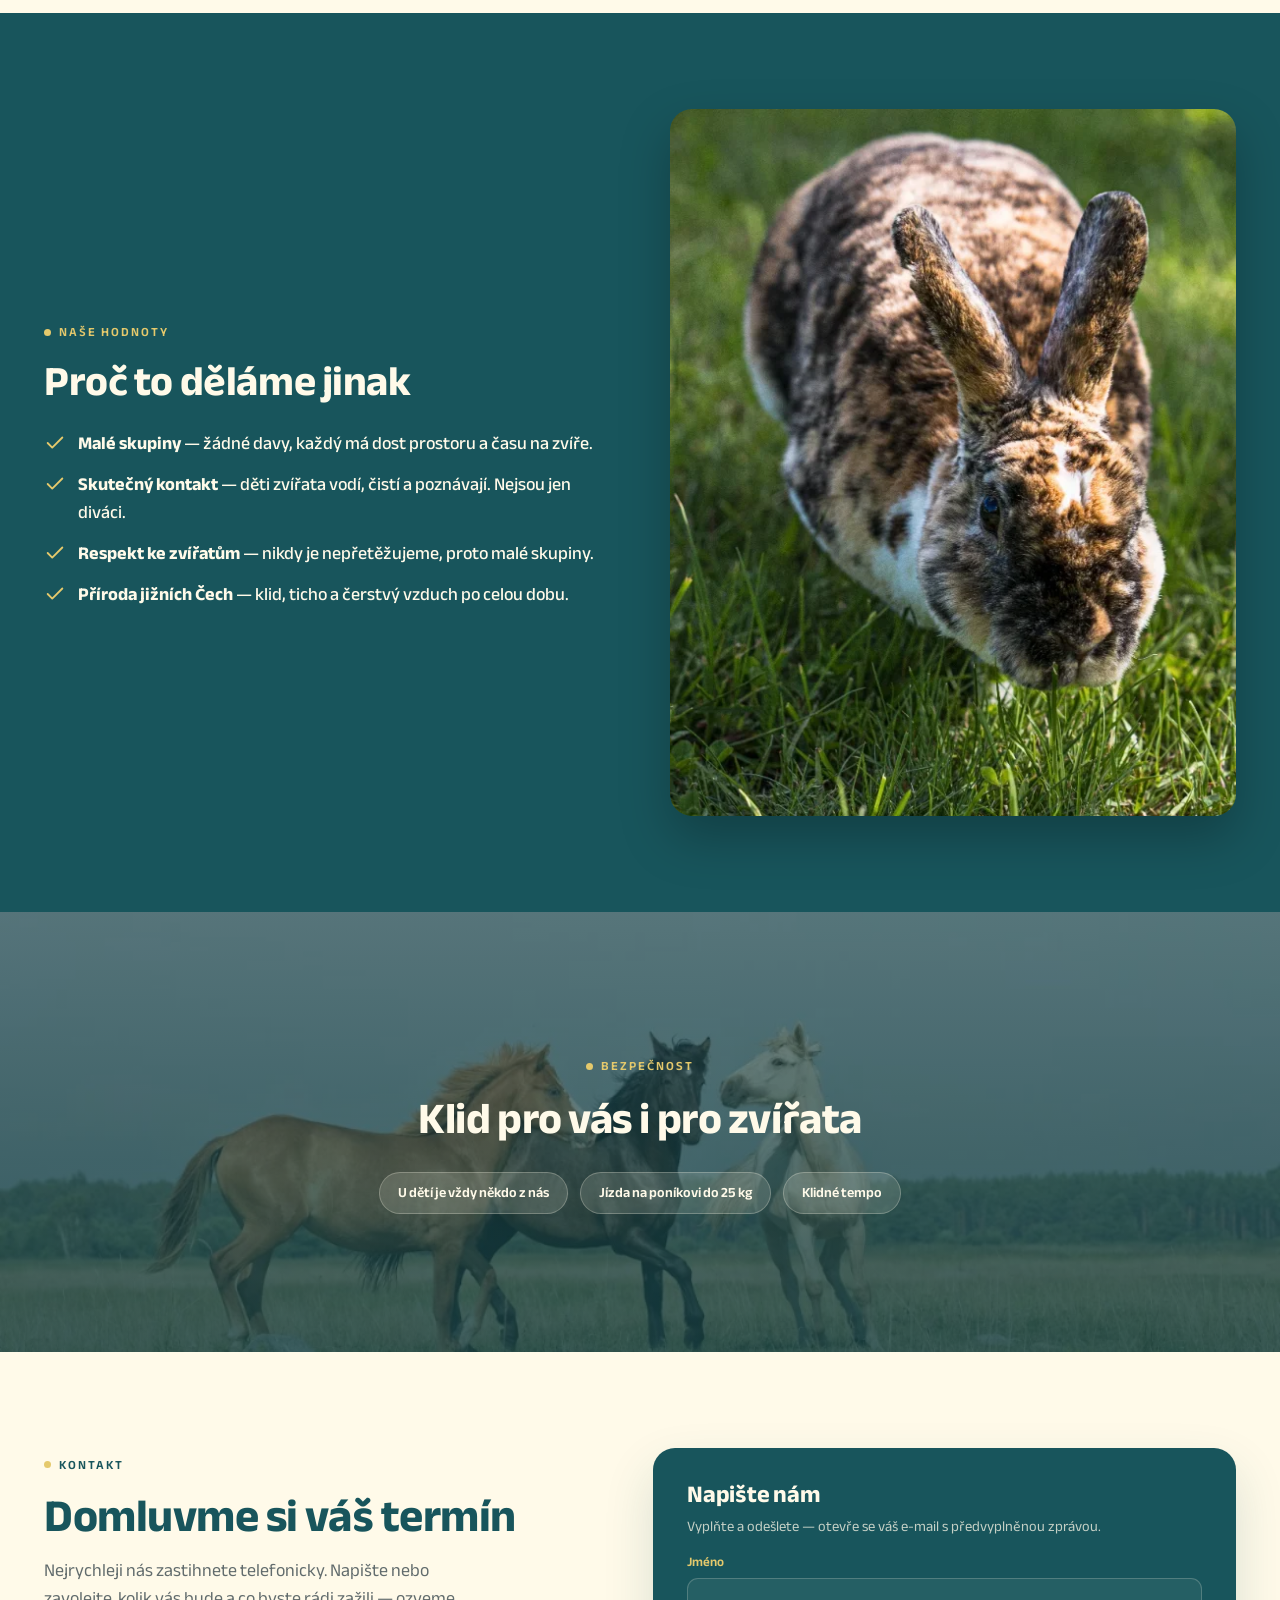
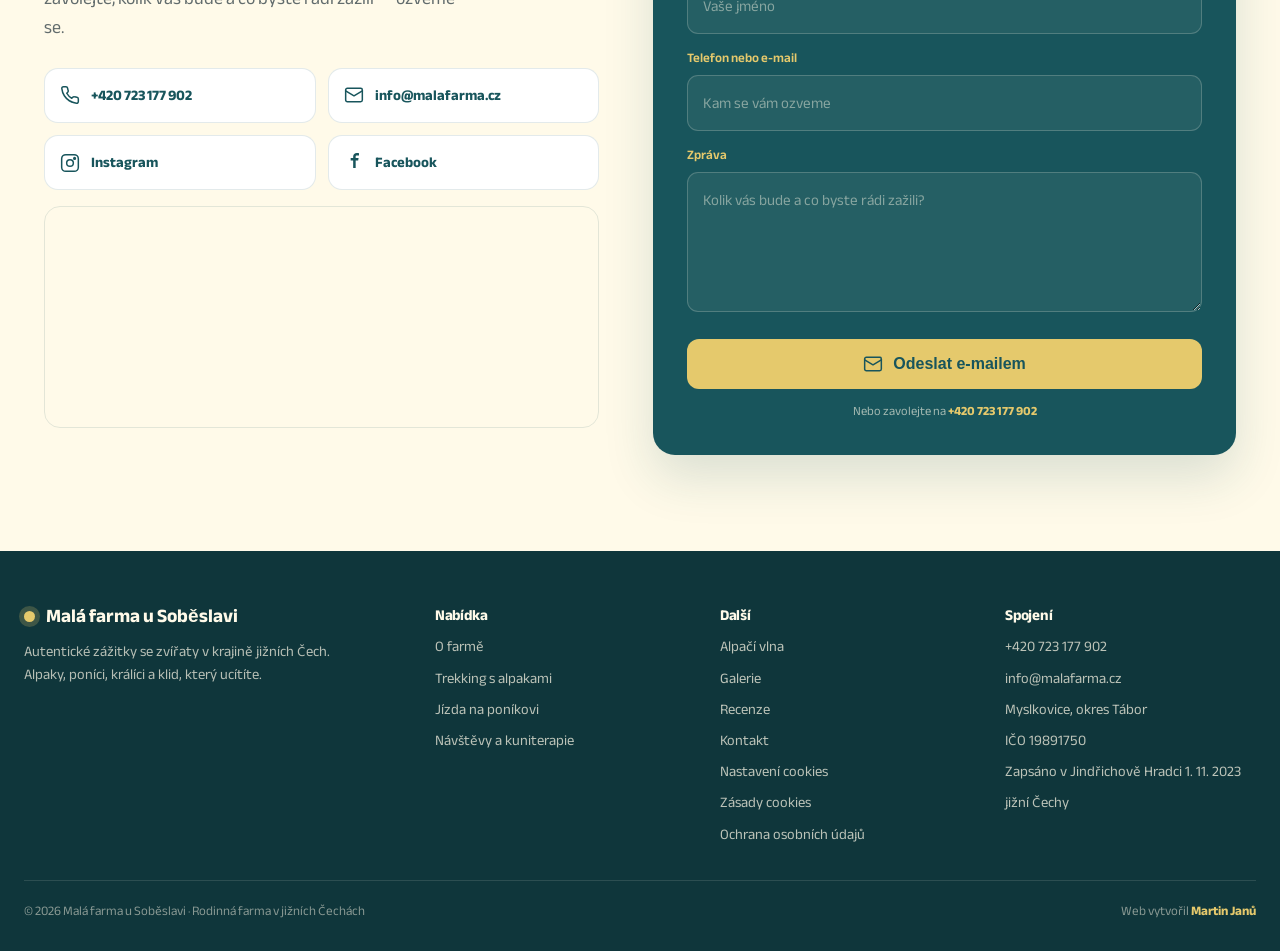
<file: o-farme.html>
<!DOCTYPE html>
<html lang="cs">
<head>
<meta charset="UTF-8">
<script>
  window.dataLayer = window.dataLayer || [];
  function gtag(){dataLayer.push(arguments);}
  gtag('consent', 'default', {
    'analytics_storage': 'denied',
    'ad_storage': 'denied',
    'ad_user_data': 'denied',
    'ad_personalization': 'denied',
    'wait_for_update': 500
  });
</script>

<meta name="viewport" content="width=device-width, initial-scale=1.0">
<title>O farmě — Malá farma u Soběslavi | jižní Čechy</title>
<meta name="description" content="Rodinná farma u Soběslavi (Myslkovice): dvě alpaky, dva poníci a dvanáct králíků s rodokmenem ČSCH. Chov s respektem, kuniterapie a klidné zážitky pro rodiny.">
<link rel="canonical" href="https://www.malafarma.cz/o-farme.html">
<meta property="og:type" content="article">
<meta property="og:title" content="O farmě — Malá farma u Soběslavi | jižní Čechy">
<meta property="og:description" content="Rodinná farma u Soběslavi (Myslkovice): dvě alpaky, dva poníci a dvanáct králíků s rodokmenem ČSCH. Chov s respektem, kuniterapie a klidné zážitky pro rodiny.">
<meta property="og:image" content="images/kralici-hop-mala-farma-u-sobeslavi.webp">
<meta name="twitter:card" content="summary_large_image">
<meta name="keywords" content="malá farma u Soběslavi, rodinná farma jižní Čechy, Myslkovice, chov králíků, alpaky, poníci, kuniterapie">
<meta property="og:url" content="https://www.malafarma.cz/o-farme.html">
<meta property="og:locale" content="cs_CZ">
<meta property="og:site_name" content="Malá farma u Soběslavi">
<meta name="twitter:title" content="O farmě — Malá farma u Soběslavi | jižní Čechy">
<meta name="twitter:description" content="Rodinná farma u Soběslavi (Myslkovice): dvě alpaky, dva poníci a dvanáct králíků s rodokmenem ČSCH. Chov s respektem, kuniterapie a klidné zážitky pro rodiny.">
<meta name="referrer" content="strict-origin-when-cross-origin">
<meta http-equiv="X-Content-Type-Options" content="nosniff">
<link rel="preconnect" href="https://fonts.googleapis.com">
<link rel="preconnect" href="https://fonts.gstatic.com" crossorigin>
<link href="https://fonts.googleapis.com/css2?family=Anek+Bangla:wght@400;500;600;700;800&family=Baloo+2:wght@500;600;700&display=swap" rel="stylesheet">
<link rel="stylesheet" href="styles.css">
<script type="application/ld+json">
{
  "@context": "https://schema.org",
  "@type": "AboutPage",
  "name": "O farmě",
  "url": "https://www.malafarma.cz/o-farme.html",
  "about": {
    "@id": "https://www.malafarma.cz/#farma"
  },
  "inLanguage": "cs"
}
</script>
<script type="application/ld+json">
{
  "@context": "https://schema.org",
  "@type": "BreadcrumbList",
  "itemListElement": [
    {
      "@type": "ListItem",
      "position": 1,
      "name": "Domů",
      "item": "https://www.malafarma.cz/"
    },
    {
      "@type": "ListItem",
      "position": 2,
      "name": "O farmě",
      "item": "https://www.malafarma.cz/o-farme.html"
    }
  ]
}
</script>
</head>
<body>
<header class="site-header">
  <div class="bar">
    <a class="brand" href="index.html" aria-label="Malá farma u Soběslavi — domů"><span class="bdot" aria-hidden="true"></span><span style="display:flex;flex-direction:column;line-height:1.05"><strong>Malá farma</strong><span>u Soběslavi</span></span></a>
    <nav class="nav" aria-label="Hlavní navigace">
      <a href="index.html">Domů</a>
      <a href="o-farme.html" class="active">O farmě</a>
      <a href="trekking-s-alpakami.html">Alpaky</a>
      <a href="jizda-na-ponikovi.html">Poník</a>
      <a href="navstevy-kuniterapie.html">Návštěvy</a>
      <a href="alpaci-vlna.html">Vlna</a>
      <a href="galerie.html">Galerie</a>
      <a href="#kontakt">Kontakt</a>
    </nav>
    <div class="head-actions">
      <a class="btn btn-primary" href="tel:+420723177902"><svg width="18" height="18" viewBox="0 0 24 24" fill="none" stroke="currentColor" stroke-width="1.8" stroke-linecap="round" stroke-linejoin="round"><path d="M22 16.9v3a2 2 0 0 1-2.2 2 19.8 19.8 0 0 1-8.6-3 19.5 19.5 0 0 1-6-6 19.8 19.8 0 0 1-3-8.6A2 2 0 0 1 4.1 2h3a2 2 0 0 1 2 1.7c.1 1 .4 1.9.7 2.8a2 2 0 0 1-.5 2.1L8.1 9.9a16 16 0 0 0 6 6l1.3-1.3a2 2 0 0 1 2.1-.4c.9.3 1.8.5 2.8.6a2 2 0 0 1 1.7 2Z"/></svg> Domluvit termín</a>
      <button class="burger" aria-label="Otevřít menu" aria-expanded="false"><svg width="22" height="22" viewBox="0 0 24 24" fill="none" stroke="currentColor" stroke-width="1.8" stroke-linecap="round"><path d="M4 7h16M4 12h16M4 17h16"/></svg></button>
    </div>
  </div>
  <nav class="mobile-nav" id="mobileNav" aria-label="Mobilní navigace">
    <a href="index.html">Domů</a>
    <a href="o-farme.html" class="active">O farmě</a>
    <a href="trekking-s-alpakami.html">Trekking s alpakami</a>
    <a href="jizda-na-ponikovi.html">Jízda na poníkovi</a>
    <a href="navstevy-kuniterapie.html">Návštěvy a kuniterapie</a>
    <a href="alpaci-vlna.html">Alpačí vlna</a>
    <a href="galerie.html">Galerie</a>
    <a href="#kontakt">Kontakt</a>
    <a class="btn btn-primary mob-cta" href="tel:+420723177902">Domluvit termín</a>
  </nav>
</header>
<section class="hero compact"><div class="wrap"><div><span class="eyebrow light"><span class="dot"></span>O farmě</span><h1 style="margin-top:20px">Rodinná farma kousek od Soběslavi</h1><p>Malé místo v Myslkovicích, kde má každé zvíře jméno a každý host dost prostoru. Vítejte u nás — bez spěchu a bez davů.</p><div class="hero-actions"><a class="btn btn-primary" href="tel:+420723177902"><svg width="18" height="18" viewBox="0 0 24 24" fill="none" stroke="currentColor" stroke-width="1.8" stroke-linecap="round" stroke-linejoin="round"><path d="M22 16.9v3a2 2 0 0 1-2.2 2 19.8 19.8 0 0 1-8.6-3 19.5 19.5 0 0 1-6-6 19.8 19.8 0 0 1-3-8.6A2 2 0 0 1 4.1 2h3a2 2 0 0 1 2 1.7c.1 1 .4 1.9.7 2.8a2 2 0 0 1-.5 2.1L8.1 9.9a16 16 0 0 0 6 6l1.3-1.3a2 2 0 0 1 2.1-.4c.9.3 1.8.5 2.8.6a2 2 0 0 1 1.7 2Z"/></svg> Domluvit termín</a><a class="btn btn-outline on-dark" href="#kontakt">Kontaktujte nás</a></div></div><div class="hero-media"><img src="images/kralici-hop-mala-farma-u-sobeslavi.webp" alt="Králičí hop na malé farmě u Soběslavi"></div></div></section><section class="section cream"><div class="wrap split wide-left"><div class="media" style="aspect-ratio:5/4"><img src="images/trekking-s-alpakami-jizni-cechy.webp" alt="Alpaky v krajině jižních Čech u Soběslavi"></div><div><span class="eyebrow"><span class="dot"></span>Náš příběh</span><h2 style="margin-top:14px">Zvířata, o která se staráme s láskou</h2><p>Najdete u nás 12 králíků různých plemen, dva poníky a alpaku. Většina našich králíčků pomáhá při kuniterapii — pravidelně s nimi jezdíme za seniory do domovů, kde dělají obrovskou radost. Věnujeme se i králičímu hopu, výstavám a prodeji zdravých mazlíčků.</p><p>Chováme králíky s rodokmenem ČSCH — zdravé, spokojené a ve výborné kondici. V roce 2023 jsem složila první stupeň Králíkářské akademie na Veterinární univerzitě v Brně a v mém odchovu už mám první ocenění z výstavy.</p><div class="stat-row"><div class="stat"><div class="n">12</div><div class="l">králíků různých plemen</div></div><div class="stat"><div class="n">2 + 1</div><div class="l">poníci a alpaka</div></div><div class="stat on"><div class="n">100 %</div><div class="l">osobní přístup</div></div></div></div></div></section><section class="section teal"><div class="wrap split"><div><span class="eyebrow light"><span class="dot"></span>Naše hodnoty</span><h2 style="margin-top:14px">Proč to děláme jinak</h2><div class="checks on-dark"><div class="check"><svg width="22" height="22" viewBox="0 0 24 24" fill="none" stroke="#E5C96C" stroke-width="2" stroke-linecap="round" stroke-linejoin="round"><path d="M20 6 9 17l-5-5"/></svg><div><strong style="color:#FFFAE9">Malé skupiny</strong> — žádné davy, každý má dost prostoru a času na zvíře.</div></div><div class="check"><svg width="22" height="22" viewBox="0 0 24 24" fill="none" stroke="#E5C96C" stroke-width="2" stroke-linecap="round" stroke-linejoin="round"><path d="M20 6 9 17l-5-5"/></svg><div><strong style="color:#FFFAE9">Skutečný kontakt</strong> — děti zvířata vodí, čistí a poznávají. Nejsou jen diváci.</div></div><div class="check"><svg width="22" height="22" viewBox="0 0 24 24" fill="none" stroke="#E5C96C" stroke-width="2" stroke-linecap="round" stroke-linejoin="round"><path d="M20 6 9 17l-5-5"/></svg><div><strong style="color:#FFFAE9">Respekt ke zvířatům</strong> — nikdy je nepřetěžujeme, proto malé skupiny.</div></div><div class="check"><svg width="22" height="22" viewBox="0 0 24 24" fill="none" stroke="#E5C96C" stroke-width="2" stroke-linecap="round" stroke-linejoin="round"><path d="M20 6 9 17l-5-5"/></svg><div><strong style="color:#FFFAE9">Příroda jižních Čech</strong> — klid, ticho a čerstvý vzduch po celou dobu.</div></div></div></div><div class="media" style="aspect-ratio:4/5;box-shadow:0 22px 50px rgba(0,0,0,.25)"><img src="images/kralik-orion-terapie.webp" alt="Terapeutický králík Orion pro kuniterapii"></div></div></section><section class="band"><img src="images/bezpecne-zazitky-se-zviraty.webp" alt="Bezpečné a klidné zážitky se zvířaty pro děti"><div class="veil"></div><div class="inner"><span class="eyebrow light"><span class="dot"></span>Bezpečnost</span><h2 style="margin-top:16px">Klid pro vás i pro zvířata</h2><div class="chips"><span class="chip">U dětí je vždy někdo z nás</span><span class="chip">Jízda na poníkovi do 25 kg</span><span class="chip">Klidné tempo</span></div></div></section>
<section class="section cream" id="kontakt"><div class="wrap contact-grid"><div><span class="eyebrow"><span class="dot"></span>Kontakt</span><h2 style="font-size:clamp(30px,3.8vw,46px);margin-top:14px">Domluvme si váš termín</h2><p style="margin-top:14px;max-width:420px">Nejrychleji nás zastihnete telefonicky. Napište nebo zavolejte, kolik vás bude a co byste rádi zažili — ozveme se.</p><div class="contact-cards"><a href="tel:+420723177902"><svg width="20" height="20" viewBox="0 0 24 24" fill="none" stroke="currentColor" stroke-width="1.8" stroke-linecap="round" stroke-linejoin="round"><path d="M22 16.9v3a2 2 0 0 1-2.2 2 19.8 19.8 0 0 1-8.6-3 19.5 19.5 0 0 1-6-6 19.8 19.8 0 0 1-3-8.6A2 2 0 0 1 4.1 2h3a2 2 0 0 1 2 1.7c.1 1 .4 1.9.7 2.8a2 2 0 0 1-.5 2.1L8.1 9.9a16 16 0 0 0 6 6l1.3-1.3a2 2 0 0 1 2.1-.4c.9.3 1.8.5 2.8.6a2 2 0 0 1 1.7 2Z"/></svg>+420 723 177 902</a><a href="mailto:info@malafarma.cz"><svg width="20" height="20" viewBox="0 0 24 24" fill="none" stroke="currentColor" stroke-width="1.8" stroke-linecap="round" stroke-linejoin="round"><rect x="2" y="4" width="20" height="16" rx="2"/><path d="m2 7 10 6 10-6"/></svg>info@malafarma.cz</a><a href="https://instagram.com" target="_blank" rel="noopener noreferrer"><svg width="20" height="20" viewBox="0 0 24 24" fill="none" stroke="currentColor" stroke-width="1.8" stroke-linecap="round" stroke-linejoin="round"><rect x="2" y="2" width="20" height="20" rx="5"/><circle cx="12" cy="12" r="4"/><circle cx="17.5" cy="6.5" r="1"/></svg>Instagram</a><a href="https://facebook.com" target="_blank" rel="noopener noreferrer"><svg width="20" height="20" viewBox="0 0 24 24" fill="currentColor"><path d="M14 9h3l.5-3H14V4.5c0-.8.3-1.5 1.6-1.5H18V.2C17.5.1 16.4 0 15.3 0 12.9 0 11 1.5 11 4.1V6H8v3h3v9h3V9Z"/></svg>Facebook</a></div><div class="map"><iframe title="Mapa — Myslkovice u Soběslavi" src="https://www.google.com/maps?q=Myslkovice,%20So%C4%9Bslav&output=embed" loading="lazy" referrerpolicy="no-referrer-when-downgrade"></iframe></div></div><form class="form-card" id="contactForm"><h3>Napište nám</h3><p class="sub">Vyplňte a odešlete — otevře se váš e-mail s předvyplněnou zprávou.</p><label class="field"><span>Jméno</span><input name="name" type="text" placeholder="Vaše jméno" autocomplete="name"></label><label class="field"><span>Telefon nebo e-mail</span><input name="contact" type="text" placeholder="Kam se vám ozveme" autocomplete="tel"></label><label class="field"><span>Zpráva</span><textarea name="message" rows="4" placeholder="Kolik vás bude a co byste rádi zažili?"></textarea></label><button type="submit" class="btn btn-primary"><svg width="20" height="20" viewBox="0 0 24 24" fill="none" stroke="currentColor" stroke-width="1.8" stroke-linecap="round" stroke-linejoin="round"><rect x="2" y="4" width="20" height="16" rx="2"/><path d="m2 7 10 6 10-6"/></svg> Odeslat e-mailem</button><p class="form-note">Nebo zavolejte na <a href="tel:+420723177902">+420 723 177 902</a></p></form></div></section>
<footer class="site-footer"><div class="cols"><div><div class="brand"><span class="bdot" aria-hidden="true"></span><strong>Malá farma u Soběslavi</strong></div><p>Autentické zážitky se zvířaty v krajině jižních Čech. Alpaky, poníci, králíci a klid, který ucítíte.</p></div><div><h4>Nabídka</h4><div class="flinks"><a href="o-farme.html">O farmě</a><a href="trekking-s-alpakami.html">Trekking s alpakami</a><a href="jizda-na-ponikovi.html">Jízda na poníkovi</a><a href="navstevy-kuniterapie.html">Návštěvy a kuniterapie</a></div></div><div><h4>Další</h4><div class="flinks"><a href="alpaci-vlna.html">Alpačí vlna</a><a href="galerie.html">Galerie</a><a href="index.html#recenze">Recenze</a><a href="index.html#kontakt">Kontakt</a><a href="#" class="open-cookies">Nastavení cookies</a><a href="zasady-cookies.html">Zásady cookies</a><a href="ochrana-osobnich-udaju.html">Ochrana osobních údajů</a></div></div><div><h4>Spojení</h4><div class="flinks"><a href="tel:+420723177902">+420 723 177 902</a><a href="mailto:info@malafarma.cz">info@malafarma.cz</a><span style="color:rgba(255,250,233,.72)">Myslkovice, okres Tábor</span><span style="color:rgba(255,250,233,.72)">IČO 19891750</span><span style="color:rgba(255,250,233,.72)">Zapsáno v Jindřichově Hradci 1. 11. 2023</span><span style="color:rgba(255,250,233,.72)">jižní Čechy</span></div></div></div><div class="copy" style="display:flex;flex-wrap:wrap;justify-content:space-between;gap:8px"><span>© 2026 Malá farma u Soběslavi · Rodinná farma v jižních Čechách</span><span>Web vytvořil <a href="https://www.martinjanu.cz" target="_blank" rel="noopener noreferrer" style="color:var(--gold);font-weight:700">Martin Janů</a></span></div></footer>
<div id="cookie-banner" class="cookie" role="dialog" aria-modal="true" aria-labelledby="cookie-title" aria-describedby="cookie-desc"><div class="cookie-head"><span class="cookie-ico"><svg width="22" height="22" viewBox="0 0 24 24" fill="none" stroke="currentColor" stroke-width="1.7" stroke-linecap="round" stroke-linejoin="round"><path d="M12 2a10 10 0 1 0 10 10 3 3 0 0 1-3-3 3 3 0 0 1-3-3 3 3 0 0 1-2-1Z"/><circle cx="9" cy="10.5" r="1"/><circle cx="14" cy="14" r="1"/><circle cx="9.5" cy="15" r="1"/></svg></span><div><h4 id="cookie-title">Souhlas s používáním cookies</h4><p id="cookie-desc">Web používá nezbytné cookies pro svůj provoz. S vaším souhlasem využíváme i analytické a marketingové cookies, které nám pomáhají zlepšovat obsah a měřit reklamu. Souhlas je dobrovolný a můžete jej kdykoli odvolat.</p></div></div><div class="cookie-row"><div><span class="lbl">Technické &amp; funkční</span><br><span class="desc">Nezbytné pro chod webu, oprávněný zájem (nelze vypnout).</span></div><input type="checkbox" checked disabled aria-label="Technické cookies"></div><div class="cookie-row"><div><span class="lbl">Analytické</span><br><span class="desc">Google Analytics — anonymní statistiky návštěvnosti. Platnost až 24 měsíců.</span></div><input type="checkbox" id="cookie-analytics" aria-label="Analytické cookies"></div><div class="cookie-row"><div><span class="lbl">Marketingové</span><br><span class="desc">Google Ads — cílení a měření reklamy. Data mohou být zpracována i mimo EU.</span></div><input type="checkbox" id="cookie-marketing" aria-label="Marketingové cookies"></div><div class="cookie-actions"><button id="cookie-all" class="btn btn-primary" type="button">Přijmout vše</button><div class="cookie-actions-row"><button id="cookie-selected" class="btn btn-outline" type="button">Povolit vybrané</button><button id="cookie-decline" class="btn btn-outline" type="button">Odmítnout vše</button></div></div></div>
<button id="cookie-reopen" class="cookie-reopen" type="button" aria-label="Nastavení cookies"><svg width="22" height="22" viewBox="0 0 24 24" fill="none" stroke="currentColor" stroke-width="1.7" stroke-linecap="round" stroke-linejoin="round"><path d="M12 2a10 10 0 1 0 10 10 3 3 0 0 1-3-3 3 3 0 0 1-3-3 3 3 0 0 1-2-1Z"/><circle cx="9" cy="10.5" r="1"/><circle cx="14" cy="14" r="1"/><circle cx="9.5" cy="15" r="1"/></svg></button>
<a class="fab-phone" href="tel:+420723177902" aria-label="Zavolat +420 723 177 902"><svg width="28" height="28" viewBox="0 0 24 24" fill="none" stroke="currentColor" stroke-width="1.8" stroke-linecap="round" stroke-linejoin="round"><path d="M22 16.9v3a2 2 0 0 1-2.2 2 19.8 19.8 0 0 1-8.6-3 19.5 19.5 0 0 1-6-6 19.8 19.8 0 0 1-3-8.6A2 2 0 0 1 4.1 2h3a2 2 0 0 1 2 1.7c.1 1 .4 1.9.7 2.8a2 2 0 0 1-.5 2.1L8.1 9.9a16 16 0 0 0 6 6l1.3-1.3a2 2 0 0 1 2.1-.4c.9.3 1.8.5 2.8.6a2 2 0 0 1 1.7 2Z"/></svg></a>
<script src="script.js" defer></script>
</body>
</html>
</file>
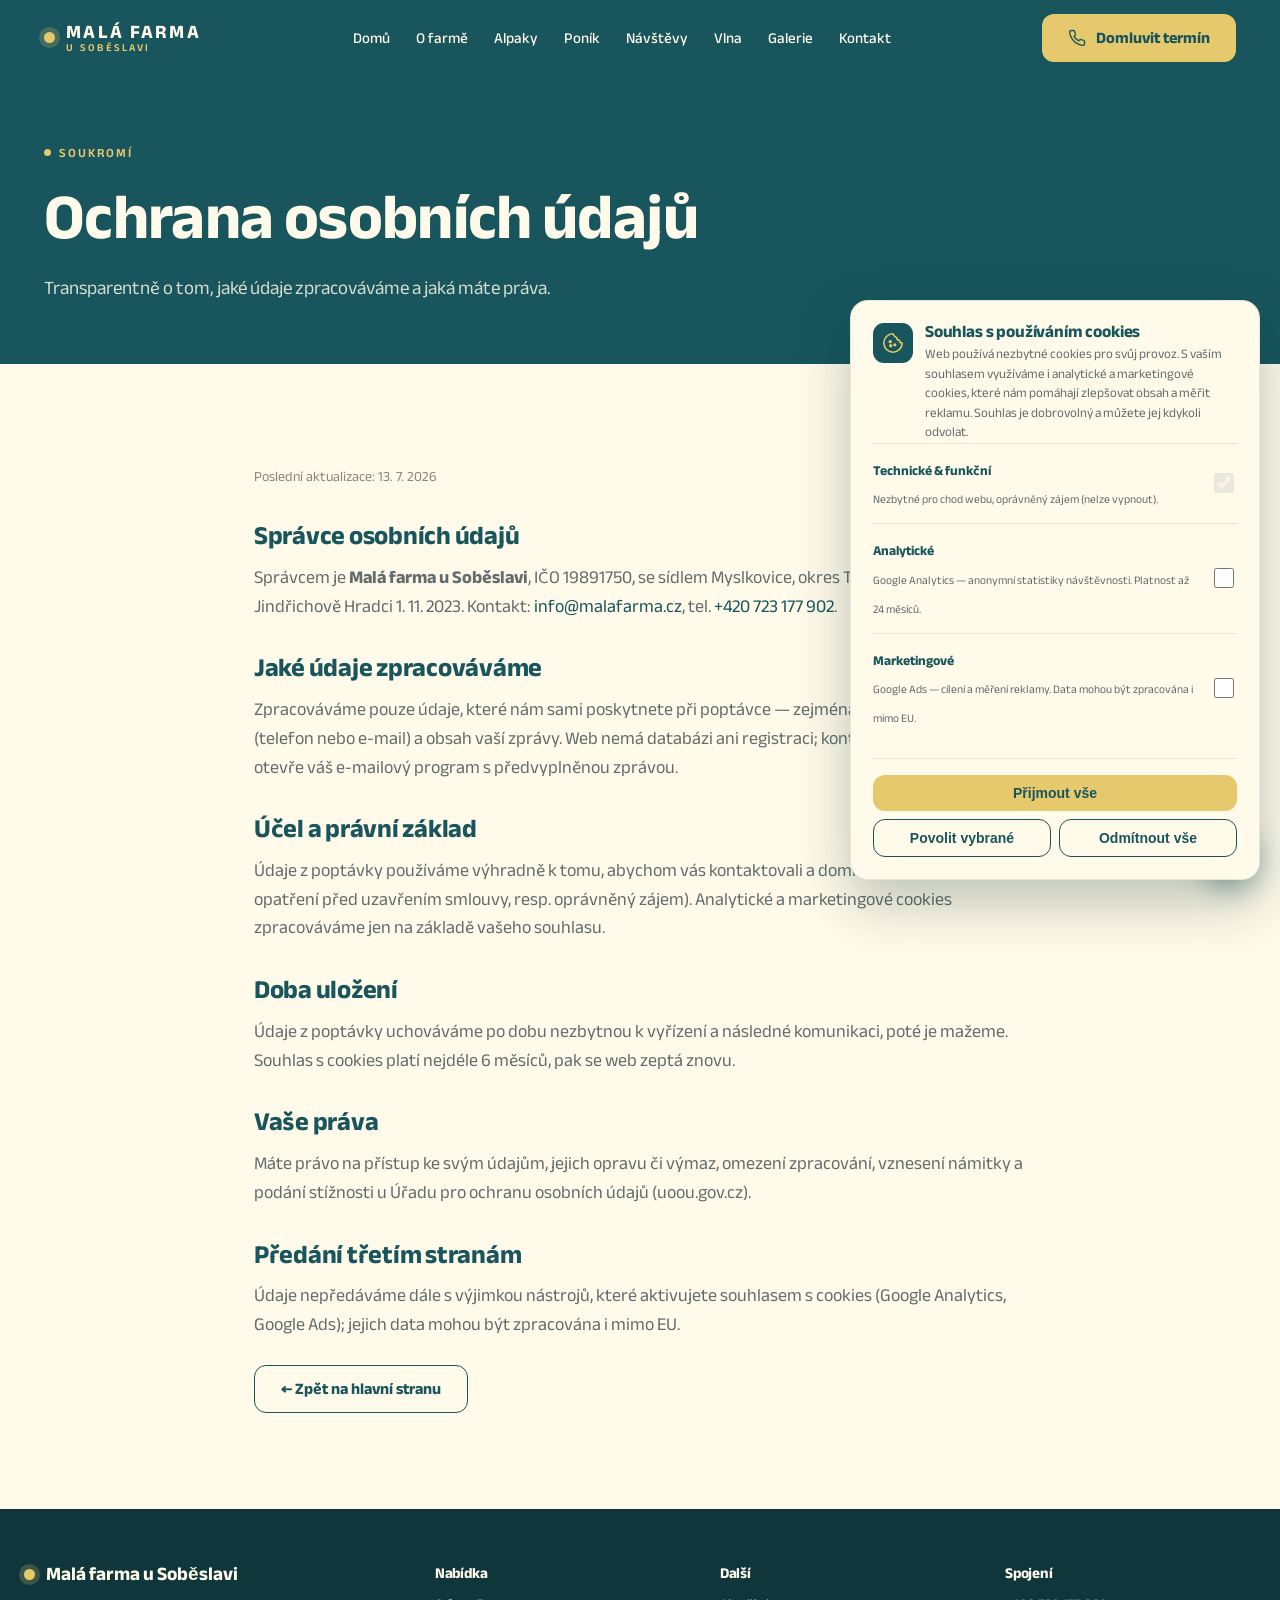
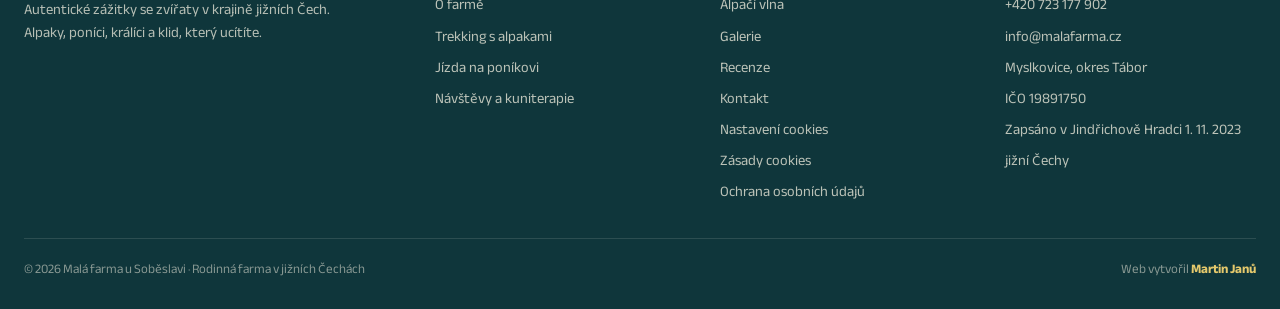
<file: ochrana-osobnich-udaju.html>
<!DOCTYPE html>
<html lang="cs">
<head>
<meta charset="UTF-8">
<script>
  window.dataLayer = window.dataLayer || [];
  function gtag(){dataLayer.push(arguments);}
  gtag('consent', 'default', {
    'analytics_storage': 'denied',
    'ad_storage': 'denied',
    'ad_user_data': 'denied',
    'ad_personalization': 'denied',
    'wait_for_update': 500
  });
</script>
<meta name="viewport" content="width=device-width, initial-scale=1.0">
<title>Ochrana osobních údajů — Malá farma u Soběslavi</title>
<meta name="description" content="Jak Malá farma u Soběslavi zpracovává a chrání vaše osobní údaje (GDPR).">
<link rel="canonical" href="https://www.malafarma.cz/ochrana-osobnich-udaju.html">
<meta name="robots" content="noindex, follow">
<meta name="referrer" content="strict-origin-when-cross-origin">
<meta http-equiv="X-Content-Type-Options" content="nosniff">
<link rel="preconnect" href="https://fonts.googleapis.com">
<link rel="preconnect" href="https://fonts.gstatic.com" crossorigin>
<link href="https://fonts.googleapis.com/css2?family=Anek+Bangla:wght@400;500;600;700;800&family=Baloo+2:wght@500;600;700&display=swap" rel="stylesheet">
<link rel="stylesheet" href="styles.css">
</head>
<body>
<header class="site-header">
  <div class="bar">
    <a class="brand" href="index.html" aria-label="Malá farma u Soběslavi — domů"><span class="bdot" aria-hidden="true"></span><span style="display:flex;flex-direction:column;line-height:1.05"><strong>Malá farma</strong><span>u Soběslavi</span></span></a>
    <nav class="nav" aria-label="Hlavní navigace">
      <a href="index.html">Domů</a>
      <a href="o-farme.html">O farmě</a>
      <a href="trekking-s-alpakami.html">Alpaky</a>
      <a href="jizda-na-ponikovi.html">Poník</a>
      <a href="navstevy-kuniterapie.html">Návštěvy</a>
      <a href="alpaci-vlna.html">Vlna</a>
      <a href="galerie.html">Galerie</a>
      <a href="#kontakt">Kontakt</a>
    </nav>
    <div class="head-actions">
      <a class="btn btn-primary" href="tel:+420723177902"><svg width="18" height="18" viewBox="0 0 24 24" fill="none" stroke="currentColor" stroke-width="1.8" stroke-linecap="round" stroke-linejoin="round"><path d="M22 16.9v3a2 2 0 0 1-2.2 2 19.8 19.8 0 0 1-8.6-3 19.5 19.5 0 0 1-6-6 19.8 19.8 0 0 1-3-8.6A2 2 0 0 1 4.1 2h3a2 2 0 0 1 2 1.7c.1 1 .4 1.9.7 2.8a2 2 0 0 1-.5 2.1L8.1 9.9a16 16 0 0 0 6 6l1.3-1.3a2 2 0 0 1 2.1-.4c.9.3 1.8.5 2.8.6a2 2 0 0 1 1.7 2Z"/></svg> Domluvit termín</a>
      <button class="burger" aria-label="Otevřít menu" aria-expanded="false"><svg width="22" height="22" viewBox="0 0 24 24" fill="none" stroke="currentColor" stroke-width="1.8" stroke-linecap="round"><path d="M4 7h16M4 12h16M4 17h16"/></svg></button>
    </div>
  </div>
  <nav class="mobile-nav" id="mobileNav" aria-label="Mobilní navigace">
    <a href="index.html">Domů</a>
    <a href="o-farme.html">O farmě</a>
    <a href="trekking-s-alpakami.html">Trekking s alpakami</a>
    <a href="jizda-na-ponikovi.html">Jízda na poníkovi</a>
    <a href="navstevy-kuniterapie.html">Návštěvy a kuniterapie</a>
    <a href="alpaci-vlna.html">Alpačí vlna</a>
    <a href="galerie.html">Galerie</a>
    <a href="#kontakt">Kontakt</a>
    <a class="btn btn-primary mob-cta" href="tel:+420723177902">Domluvit termín</a>
  </nav>
</header>
<section class="hero compact"><div class="wrap" style="grid-template-columns:1fr"><div style="max-width:820px"><span class="eyebrow light"><span class="dot"></span>Soukromí</span><h1 style="margin-top:20px">Ochrana osobních údajů</h1><p>Transparentně o tom, jaké údaje zpracováváme a jaká máte práva.</p></div></div></section>
<section class="section cream"><div class="wrap" style="max-width:820px"><p style="color:#8a8577;font-size:14px;margin-top:6px">Poslední aktualizace: 13. 7. 2026</p><h2 style="font-size:26px;margin-top:34px">Správce osobních údajů</h2><p style="margin-top:12px">Správcem je <strong>Malá farma u Soběslavi</strong>, IČO 19891750, se sídlem Myslkovice, okres Tábor, zapsáno v Jindřichově Hradci 1. 11. 2023. Kontakt: <a href="mailto:info@malafarma.cz">info@malafarma.cz</a>, tel. <a href="tel:+420723177902">+420 723 177 902</a>.</p><h2 style="font-size:26px;margin-top:34px">Jaké údaje zpracováváme</h2><p style="margin-top:12px">Zpracováváme pouze údaje, které nám sami poskytnete při poptávce — zejména jméno a kontakt (telefon nebo e‑mail) a obsah vaší zprávy. Web nemá databázi ani registraci; kontaktní formulář pouze otevře váš e‑mailový program s předvyplněnou zprávou.</p><h2 style="font-size:26px;margin-top:34px">Účel a právní základ</h2><p style="margin-top:12px">Údaje z poptávky používáme výhradně k tomu, abychom vás kontaktovali a domluvili termín (plnění opatření před uzavřením smlouvy, resp. oprávněný zájem). Analytické a marketingové cookies zpracováváme jen na základě vašeho souhlasu.</p><h2 style="font-size:26px;margin-top:34px">Doba uložení</h2><p style="margin-top:12px">Údaje z poptávky uchováváme po dobu nezbytnou k vyřízení a následné komunikaci, poté je mažeme. Souhlas s cookies platí nejdéle 6 měsíců, pak se web zeptá znovu.</p><h2 style="font-size:26px;margin-top:34px">Vaše práva</h2><p style="margin-top:12px">Máte právo na přístup ke svým údajům, jejich opravu či výmaz, omezení zpracování, vznesení námitky a podání stížnosti u Úřadu pro ochranu osobních údajů (uoou.gov.cz).</p><h2 style="font-size:26px;margin-top:34px">Předání třetím stranám</h2><p style="margin-top:12px">Údaje nepředáváme dále s výjimkou nástrojů, které aktivujete souhlasem s cookies (Google Analytics, Google Ads); jejich data mohou být zpracována i mimo EU.</p><p style="margin-top:26px"><a class="btn btn-outline" href="index.html">← Zpět na hlavní stranu</a></p></div></section>
<footer class="site-footer"><div class="cols"><div><div class="brand"><span class="bdot" aria-hidden="true"></span><strong>Malá farma u Soběslavi</strong></div><p>Autentické zážitky se zvířaty v krajině jižních Čech. Alpaky, poníci, králíci a klid, který ucítíte.</p></div><div><h4>Nabídka</h4><div class="flinks"><a href="o-farme.html">O farmě</a><a href="trekking-s-alpakami.html">Trekking s alpakami</a><a href="jizda-na-ponikovi.html">Jízda na poníkovi</a><a href="navstevy-kuniterapie.html">Návštěvy a kuniterapie</a></div></div><div><h4>Další</h4><div class="flinks"><a href="alpaci-vlna.html">Alpačí vlna</a><a href="galerie.html">Galerie</a><a href="index.html#recenze">Recenze</a><a href="index.html#kontakt">Kontakt</a><a href="#" class="open-cookies">Nastavení cookies</a><a href="zasady-cookies.html">Zásady cookies</a><a href="ochrana-osobnich-udaju.html">Ochrana osobních údajů</a></div></div><div><h4>Spojení</h4><div class="flinks"><a href="tel:+420723177902">+420 723 177 902</a><a href="mailto:info@malafarma.cz">info@malafarma.cz</a><span style="color:rgba(255,250,233,.72)">Myslkovice, okres Tábor</span><span style="color:rgba(255,250,233,.72)">IČO 19891750</span><span style="color:rgba(255,250,233,.72)">Zapsáno v Jindřichově Hradci 1. 11. 2023</span><span style="color:rgba(255,250,233,.72)">jižní Čechy</span></div></div></div><div class="copy" style="display:flex;flex-wrap:wrap;justify-content:space-between;gap:8px"><span>© 2026 Malá farma u Soběslavi · Rodinná farma v jižních Čechách</span><span>Web vytvořil <a href="https://www.martinjanu.cz" target="_blank" rel="noopener noreferrer" style="color:var(--gold);font-weight:700">Martin Janů</a></span></div></footer>
<div id="cookie-banner" class="cookie" role="dialog" aria-modal="true" aria-labelledby="cookie-title" aria-describedby="cookie-desc"><div class="cookie-head"><span class="cookie-ico"><svg width="22" height="22" viewBox="0 0 24 24" fill="none" stroke="currentColor" stroke-width="1.7" stroke-linecap="round" stroke-linejoin="round"><path d="M12 2a10 10 0 1 0 10 10 3 3 0 0 1-3-3 3 3 0 0 1-3-3 3 3 0 0 1-2-1Z"/><circle cx="9" cy="10.5" r="1"/><circle cx="14" cy="14" r="1"/><circle cx="9.5" cy="15" r="1"/></svg></span><div><h4 id="cookie-title">Souhlas s používáním cookies</h4><p id="cookie-desc">Web používá nezbytné cookies pro svůj provoz. S vaším souhlasem využíváme i analytické a marketingové cookies, které nám pomáhají zlepšovat obsah a měřit reklamu. Souhlas je dobrovolný a můžete jej kdykoli odvolat.</p></div></div><div class="cookie-row"><div><span class="lbl">Technické &amp; funkční</span><br><span class="desc">Nezbytné pro chod webu, oprávněný zájem (nelze vypnout).</span></div><input type="checkbox" checked disabled aria-label="Technické cookies"></div><div class="cookie-row"><div><span class="lbl">Analytické</span><br><span class="desc">Google Analytics — anonymní statistiky návštěvnosti. Platnost až 24 měsíců.</span></div><input type="checkbox" id="cookie-analytics" aria-label="Analytické cookies"></div><div class="cookie-row"><div><span class="lbl">Marketingové</span><br><span class="desc">Google Ads — cílení a měření reklamy. Data mohou být zpracována i mimo EU.</span></div><input type="checkbox" id="cookie-marketing" aria-label="Marketingové cookies"></div><div class="cookie-actions"><button id="cookie-all" class="btn btn-primary" type="button">Přijmout vše</button><div class="cookie-actions-row"><button id="cookie-selected" class="btn btn-outline" type="button">Povolit vybrané</button><button id="cookie-decline" class="btn btn-outline" type="button">Odmítnout vše</button></div></div></div>
<button id="cookie-reopen" class="cookie-reopen" type="button" aria-label="Nastavení cookies"><svg width="22" height="22" viewBox="0 0 24 24" fill="none" stroke="currentColor" stroke-width="1.7" stroke-linecap="round" stroke-linejoin="round"><path d="M12 2a10 10 0 1 0 10 10 3 3 0 0 1-3-3 3 3 0 0 1-3-3 3 3 0 0 1-2-1Z"/><circle cx="9" cy="10.5" r="1"/><circle cx="14" cy="14" r="1"/><circle cx="9.5" cy="15" r="1"/></svg></button>
<a class="fab-phone" href="tel:+420723177902" aria-label="Zavolat +420 723 177 902"><svg width="28" height="28" viewBox="0 0 24 24" fill="none" stroke="currentColor" stroke-width="1.8" stroke-linecap="round" stroke-linejoin="round"><path d="M22 16.9v3a2 2 0 0 1-2.2 2 19.8 19.8 0 0 1-8.6-3 19.5 19.5 0 0 1-6-6 19.8 19.8 0 0 1-3-8.6A2 2 0 0 1 4.1 2h3a2 2 0 0 1 2 1.7c.1 1 .4 1.9.7 2.8a2 2 0 0 1-.5 2.1L8.1 9.9a16 16 0 0 0 6 6l1.3-1.3a2 2 0 0 1 2.1-.4c.9.3 1.8.5 2.8.6a2 2 0 0 1 1.7 2Z"/></svg></a>
<script src="script.js" defer></script>
</body>
</html>
</file>
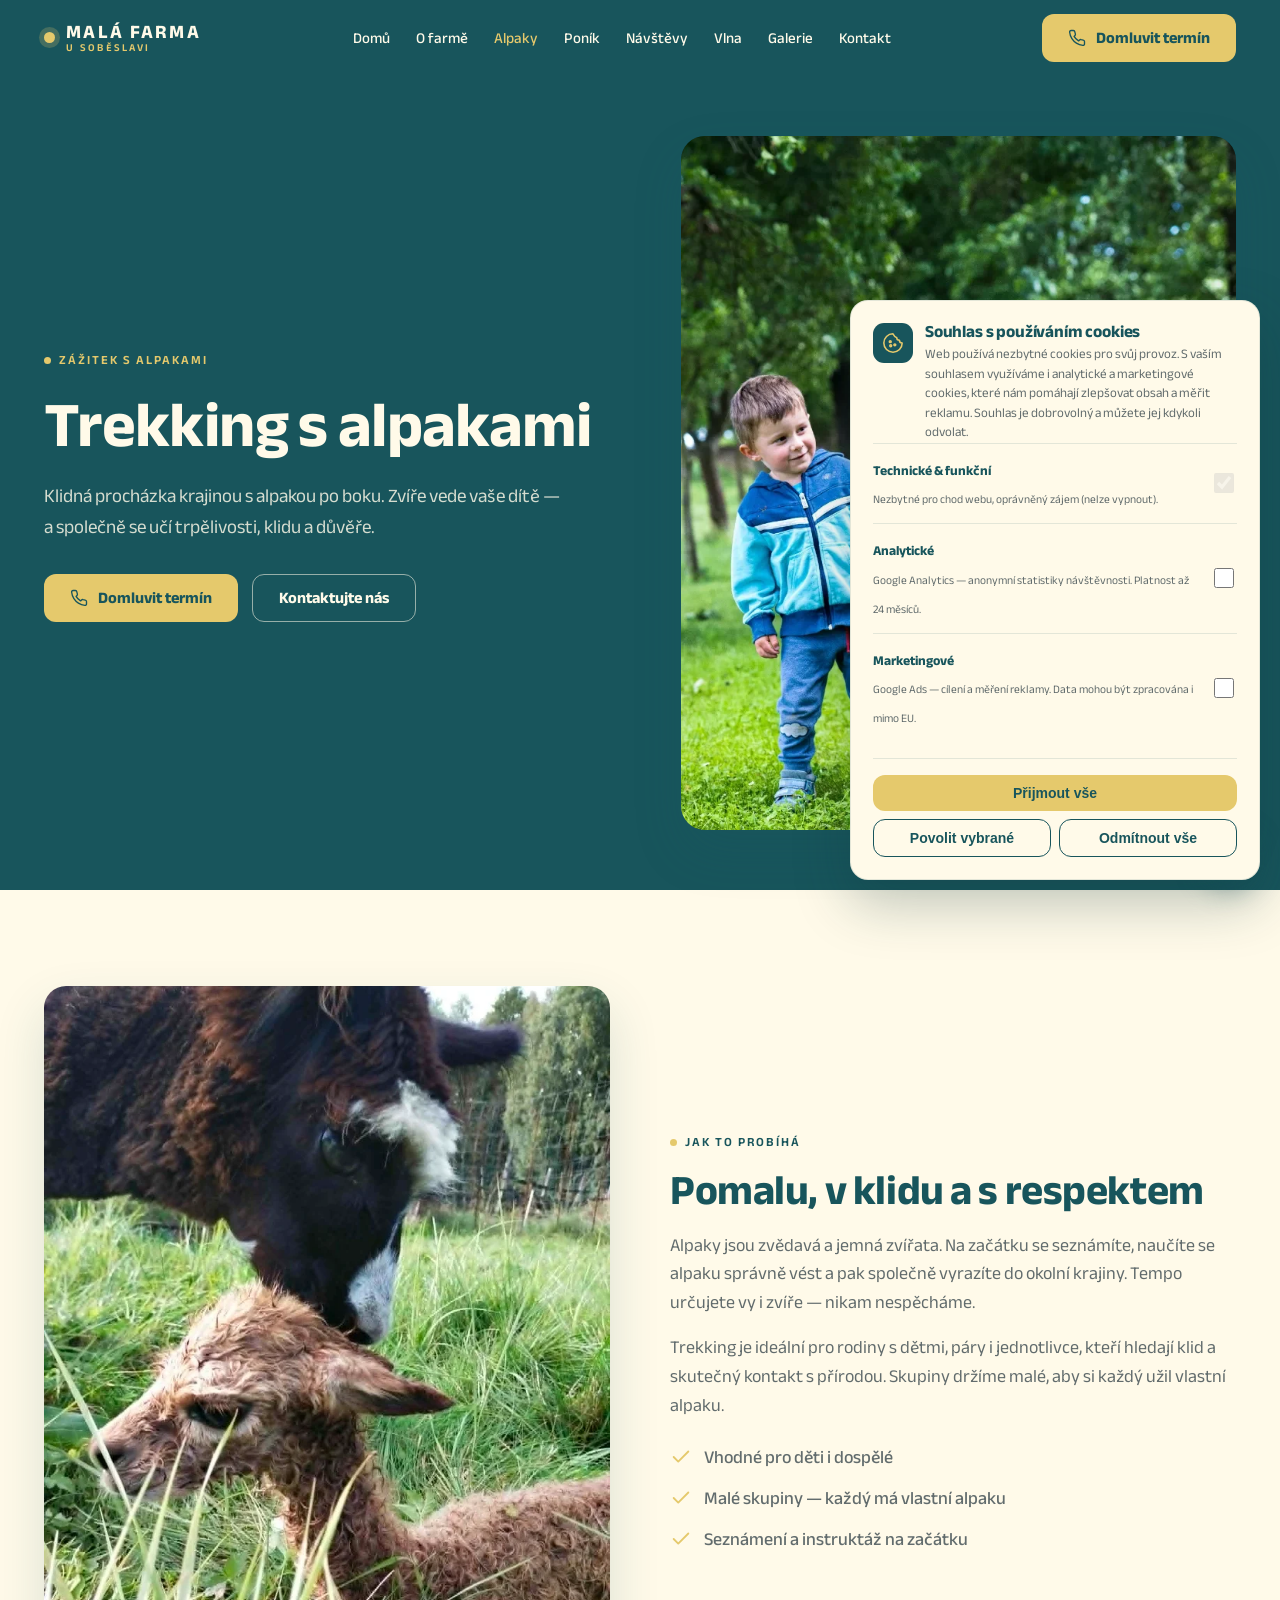
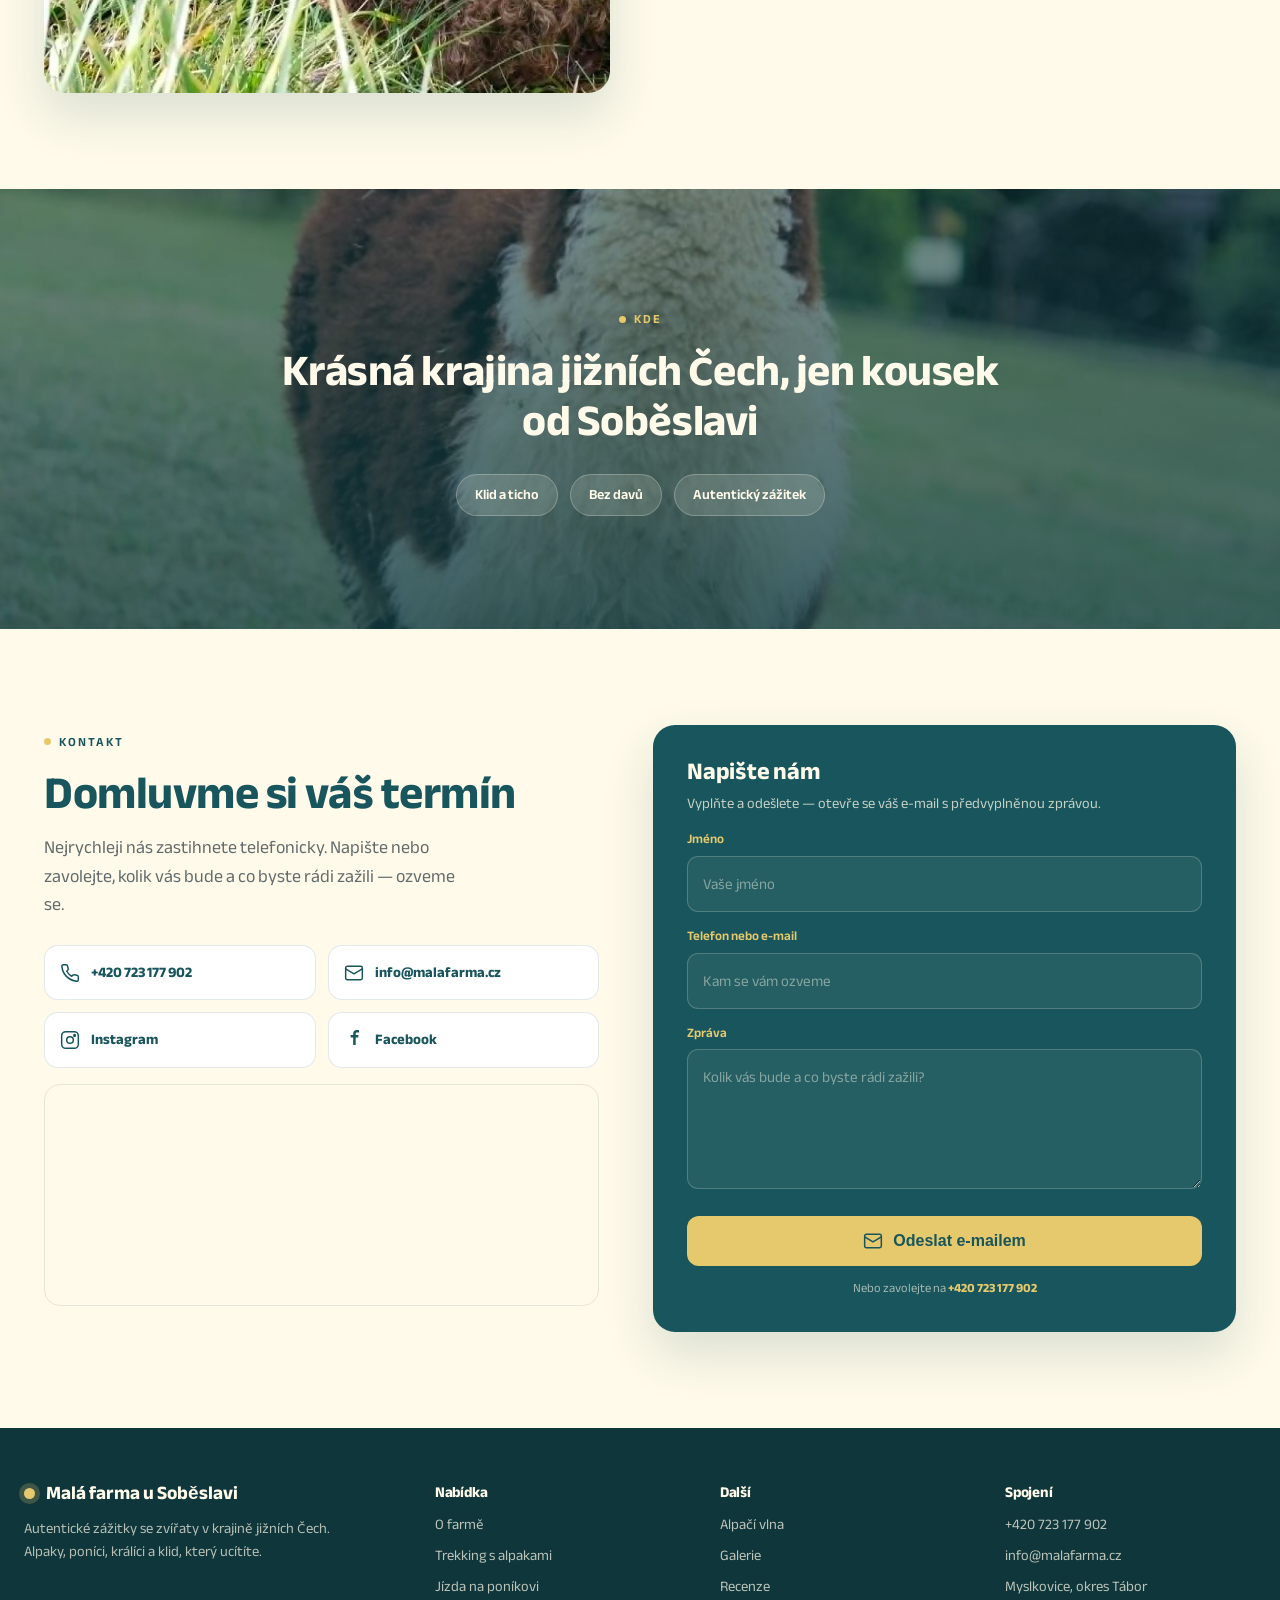
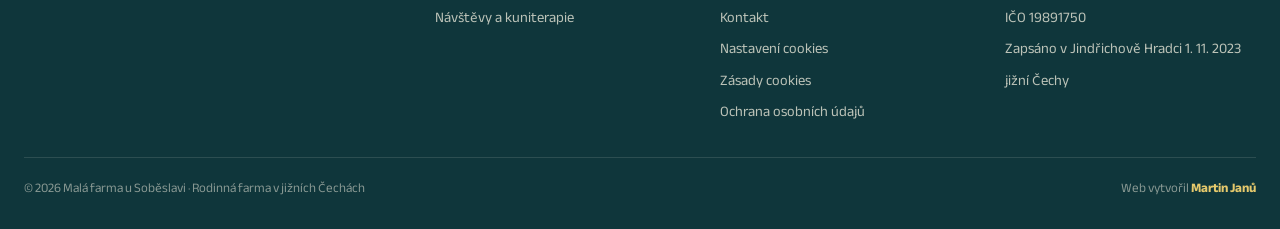
<file: trekking-s-alpakami.html>
<!DOCTYPE html>
<html lang="cs">
<head>
<meta charset="UTF-8">
<script>
  window.dataLayer = window.dataLayer || [];
  function gtag(){dataLayer.push(arguments);}
  gtag('consent', 'default', {
    'analytics_storage': 'denied',
    'ad_storage': 'denied',
    'ad_user_data': 'denied',
    'ad_personalization': 'denied',
    'wait_for_update': 500
  });
</script>

<meta name="viewport" content="width=device-width, initial-scale=1.0">
<title>Trekking s alpakami u Soběslavi — zážitek v jižních Čechách</title>
<meta name="description" content="Trekking s alpakami u Soběslavi (Myslkovice). Klidná procházka krajinou jižních Čech s alpakou, zážitek pro děti i dospělé v malých skupinách. Domluvte si termín.">
<link rel="canonical" href="https://www.malafarma.cz/trekking-s-alpakami.html">
<meta property="og:type" content="article">
<meta property="og:title" content="Trekking s alpakami u Soběslavi — zážitek v jižních Čechách">
<meta property="og:description" content="Trekking s alpakami u Soběslavi (Myslkovice). Klidná procházka krajinou jižních Čech s alpakou, zážitek pro děti i dospělé v malých skupinách. Domluvte si termín.">
<meta property="og:image" content="images/alpaka-prasok.webp">
<meta name="twitter:card" content="summary_large_image">
<meta name="keywords" content="trekking s alpakami, procházka s alpakou, alpaky Soběslav, zážitek pro děti, jižní Čechy, offline zážitky, Myslkovice">
<meta property="og:url" content="https://www.malafarma.cz/trekking-s-alpakami.html">
<meta property="og:locale" content="cs_CZ">
<meta property="og:site_name" content="Malá farma u Soběslavi">
<meta name="twitter:title" content="Trekking s alpakami u Soběslavi — zážitek v jižních Čechách">
<meta name="twitter:description" content="Trekking s alpakami u Soběslavi (Myslkovice). Klidná procházka krajinou jižních Čech s alpakou, zážitek pro děti i dospělé v malých skupinách. Domluvte si termín.">
<meta name="referrer" content="strict-origin-when-cross-origin">
<meta http-equiv="X-Content-Type-Options" content="nosniff">
<link rel="preconnect" href="https://fonts.googleapis.com">
<link rel="preconnect" href="https://fonts.gstatic.com" crossorigin>
<link href="https://fonts.googleapis.com/css2?family=Anek+Bangla:wght@400;500;600;700;800&family=Baloo+2:wght@500;600;700&display=swap" rel="stylesheet">
<link rel="stylesheet" href="styles.css">
<script type="application/ld+json">
{
  "@context": "https://schema.org",
  "@type": "Service",
  "serviceType": "Trekking s alpakami",
  "name": "Trekking s alpakami u Soběslavi",
  "url": "https://www.malafarma.cz/trekking-s-alpakami.html",
  "description": "Klidná procházka krajinou jižních Čech s alpakou. Zážitek pro děti i dospělé v malých skupinách.",
  "provider": {
    "@id": "https://www.malafarma.cz/#farma"
  },
  "areaServed": {
    "@type": "AdministrativeArea",
    "name": "Jižní Čechy"
  },
  "audience": {
    "@type": "Audience",
    "audienceType": "Rodiny s dětmi"
  }
}
</script>
<script type="application/ld+json">
{
  "@context": "https://schema.org",
  "@type": "BreadcrumbList",
  "itemListElement": [
    {
      "@type": "ListItem",
      "position": 1,
      "name": "Domů",
      "item": "https://www.malafarma.cz/"
    },
    {
      "@type": "ListItem",
      "position": 2,
      "name": "Trekking s alpakami",
      "item": "https://www.malafarma.cz/trekking-s-alpakami.html"
    }
  ]
}
</script>
</head>
<body>
<header class="site-header">
  <div class="bar">
    <a class="brand" href="index.html" aria-label="Malá farma u Soběslavi — domů"><span class="bdot" aria-hidden="true"></span><span style="display:flex;flex-direction:column;line-height:1.05"><strong>Malá farma</strong><span>u Soběslavi</span></span></a>
    <nav class="nav" aria-label="Hlavní navigace">
      <a href="index.html">Domů</a>
      <a href="o-farme.html">O farmě</a>
      <a href="trekking-s-alpakami.html" class="active">Alpaky</a>
      <a href="jizda-na-ponikovi.html">Poník</a>
      <a href="navstevy-kuniterapie.html">Návštěvy</a>
      <a href="alpaci-vlna.html">Vlna</a>
      <a href="galerie.html">Galerie</a>
      <a href="#kontakt">Kontakt</a>
    </nav>
    <div class="head-actions">
      <a class="btn btn-primary" href="tel:+420723177902"><svg width="18" height="18" viewBox="0 0 24 24" fill="none" stroke="currentColor" stroke-width="1.8" stroke-linecap="round" stroke-linejoin="round"><path d="M22 16.9v3a2 2 0 0 1-2.2 2 19.8 19.8 0 0 1-8.6-3 19.5 19.5 0 0 1-6-6 19.8 19.8 0 0 1-3-8.6A2 2 0 0 1 4.1 2h3a2 2 0 0 1 2 1.7c.1 1 .4 1.9.7 2.8a2 2 0 0 1-.5 2.1L8.1 9.9a16 16 0 0 0 6 6l1.3-1.3a2 2 0 0 1 2.1-.4c.9.3 1.8.5 2.8.6a2 2 0 0 1 1.7 2Z"/></svg> Domluvit termín</a>
      <button class="burger" aria-label="Otevřít menu" aria-expanded="false"><svg width="22" height="22" viewBox="0 0 24 24" fill="none" stroke="currentColor" stroke-width="1.8" stroke-linecap="round"><path d="M4 7h16M4 12h16M4 17h16"/></svg></button>
    </div>
  </div>
  <nav class="mobile-nav" id="mobileNav" aria-label="Mobilní navigace">
    <a href="index.html">Domů</a>
    <a href="o-farme.html">O farmě</a>
    <a href="trekking-s-alpakami.html" class="active">Trekking s alpakami</a>
    <a href="jizda-na-ponikovi.html">Jízda na poníkovi</a>
    <a href="navstevy-kuniterapie.html">Návštěvy a kuniterapie</a>
    <a href="alpaci-vlna.html">Alpačí vlna</a>
    <a href="galerie.html">Galerie</a>
    <a href="#kontakt">Kontakt</a>
    <a class="btn btn-primary mob-cta" href="tel:+420723177902">Domluvit termín</a>
  </nav>
</header>
<section class="hero compact"><div class="wrap"><div><span class="eyebrow light"><span class="dot"></span>Zážitek s alpakami</span><h1 style="margin-top:20px">Trekking s alpakami</h1><p>Klidná procházka krajinou s alpakou po boku. Zvíře vede vaše dítě — a společně se učí trpělivosti, klidu a důvěře.</p><div class="hero-actions"><a class="btn btn-primary" href="tel:+420723177902"><svg width="18" height="18" viewBox="0 0 24 24" fill="none" stroke="currentColor" stroke-width="1.8" stroke-linecap="round" stroke-linejoin="round"><path d="M22 16.9v3a2 2 0 0 1-2.2 2 19.8 19.8 0 0 1-8.6-3 19.5 19.5 0 0 1-6-6 19.8 19.8 0 0 1-3-8.6A2 2 0 0 1 4.1 2h3a2 2 0 0 1 2 1.7c.1 1 .4 1.9.7 2.8a2 2 0 0 1-.5 2.1L8.1 9.9a16 16 0 0 0 6 6l1.3-1.3a2 2 0 0 1 2.1-.4c.9.3 1.8.5 2.8.6a2 2 0 0 1 1.7 2Z"/></svg> Domluvit termín</a><a class="btn btn-outline on-dark" href="#kontakt">Kontaktujte nás</a></div></div><div class="hero-media"><img src="images/alpaka-prasok.webp" alt="Alpaka Prášok na trekkingu u Soběslavi"></div></div></section><section class="section cream"><div class="wrap split"><div class="media" style="aspect-ratio:4/5"><img src="images/alpaka-prasok-narozeni.webp" alt="Mladá alpaka na malé farmě v jižních Čechách"></div><div><span class="eyebrow"><span class="dot"></span>Jak to probíhá</span><h2 style="margin-top:14px">Pomalu, v klidu a s respektem</h2><p>Alpaky jsou zvědavá a jemná zvířata. Na začátku se seznámíte, naučíte se alpaku správně vést a pak společně vyrazíte do okolní krajiny. Tempo určujete vy i zvíře — nikam nespěcháme.</p><p>Trekking je ideální pro rodiny s dětmi, páry i jednotlivce, kteří hledají klid a skutečný kontakt s přírodou. Skupiny držíme malé, aby si každý užil vlastní alpaku.</p><div class="checks"><div class="check"><svg width="22" height="22" viewBox="0 0 24 24" fill="none" stroke="#E5C96C" stroke-width="2" stroke-linecap="round" stroke-linejoin="round"><path d="M20 6 9 17l-5-5"/></svg><div>Vhodné pro děti i dospělé</div></div><div class="check"><svg width="22" height="22" viewBox="0 0 24 24" fill="none" stroke="#E5C96C" stroke-width="2" stroke-linecap="round" stroke-linejoin="round"><path d="M20 6 9 17l-5-5"/></svg><div>Malé skupiny — každý má vlastní alpaku</div></div><div class="check"><svg width="22" height="22" viewBox="0 0 24 24" fill="none" stroke="#E5C96C" stroke-width="2" stroke-linecap="round" stroke-linejoin="round"><path d="M20 6 9 17l-5-5"/></svg><div>Seznámení a instruktáž na začátku</div></div></div></div></div></section><section class="band"><img src="images/trekking-s-alpakami-jizni-cechy.webp" alt="Trekking s alpakami v krajině jižních Čech"><div class="veil"></div><div class="inner"><span class="eyebrow light"><span class="dot"></span>Kde</span><h2 style="margin-top:16px">Krásná krajina jižních Čech, jen kousek od Soběslavi</h2><div class="chips"><span class="chip">Klid a ticho</span><span class="chip">Bez davů</span><span class="chip">Autentický zážitek</span></div></div></section>
<section class="section cream" id="kontakt"><div class="wrap contact-grid"><div><span class="eyebrow"><span class="dot"></span>Kontakt</span><h2 style="font-size:clamp(30px,3.8vw,46px);margin-top:14px">Domluvme si váš termín</h2><p style="margin-top:14px;max-width:420px">Nejrychleji nás zastihnete telefonicky. Napište nebo zavolejte, kolik vás bude a co byste rádi zažili — ozveme se.</p><div class="contact-cards"><a href="tel:+420723177902"><svg width="20" height="20" viewBox="0 0 24 24" fill="none" stroke="currentColor" stroke-width="1.8" stroke-linecap="round" stroke-linejoin="round"><path d="M22 16.9v3a2 2 0 0 1-2.2 2 19.8 19.8 0 0 1-8.6-3 19.5 19.5 0 0 1-6-6 19.8 19.8 0 0 1-3-8.6A2 2 0 0 1 4.1 2h3a2 2 0 0 1 2 1.7c.1 1 .4 1.9.7 2.8a2 2 0 0 1-.5 2.1L8.1 9.9a16 16 0 0 0 6 6l1.3-1.3a2 2 0 0 1 2.1-.4c.9.3 1.8.5 2.8.6a2 2 0 0 1 1.7 2Z"/></svg>+420 723 177 902</a><a href="mailto:info@malafarma.cz"><svg width="20" height="20" viewBox="0 0 24 24" fill="none" stroke="currentColor" stroke-width="1.8" stroke-linecap="round" stroke-linejoin="round"><rect x="2" y="4" width="20" height="16" rx="2"/><path d="m2 7 10 6 10-6"/></svg>info@malafarma.cz</a><a href="https://instagram.com" target="_blank" rel="noopener noreferrer"><svg width="20" height="20" viewBox="0 0 24 24" fill="none" stroke="currentColor" stroke-width="1.8" stroke-linecap="round" stroke-linejoin="round"><rect x="2" y="2" width="20" height="20" rx="5"/><circle cx="12" cy="12" r="4"/><circle cx="17.5" cy="6.5" r="1"/></svg>Instagram</a><a href="https://facebook.com" target="_blank" rel="noopener noreferrer"><svg width="20" height="20" viewBox="0 0 24 24" fill="currentColor"><path d="M14 9h3l.5-3H14V4.5c0-.8.3-1.5 1.6-1.5H18V.2C17.5.1 16.4 0 15.3 0 12.9 0 11 1.5 11 4.1V6H8v3h3v9h3V9Z"/></svg>Facebook</a></div><div class="map"><iframe title="Mapa — Myslkovice u Soběslavi" src="https://www.google.com/maps?q=Myslkovice,%20So%C4%9Bslav&output=embed" loading="lazy" referrerpolicy="no-referrer-when-downgrade"></iframe></div></div><form class="form-card" id="contactForm"><h3>Napište nám</h3><p class="sub">Vyplňte a odešlete — otevře se váš e-mail s předvyplněnou zprávou.</p><label class="field"><span>Jméno</span><input name="name" type="text" placeholder="Vaše jméno" autocomplete="name"></label><label class="field"><span>Telefon nebo e-mail</span><input name="contact" type="text" placeholder="Kam se vám ozveme" autocomplete="tel"></label><label class="field"><span>Zpráva</span><textarea name="message" rows="4" placeholder="Kolik vás bude a co byste rádi zažili?"></textarea></label><button type="submit" class="btn btn-primary"><svg width="20" height="20" viewBox="0 0 24 24" fill="none" stroke="currentColor" stroke-width="1.8" stroke-linecap="round" stroke-linejoin="round"><rect x="2" y="4" width="20" height="16" rx="2"/><path d="m2 7 10 6 10-6"/></svg> Odeslat e-mailem</button><p class="form-note">Nebo zavolejte na <a href="tel:+420723177902">+420 723 177 902</a></p></form></div></section>
<footer class="site-footer"><div class="cols"><div><div class="brand"><span class="bdot" aria-hidden="true"></span><strong>Malá farma u Soběslavi</strong></div><p>Autentické zážitky se zvířaty v krajině jižních Čech. Alpaky, poníci, králíci a klid, který ucítíte.</p></div><div><h4>Nabídka</h4><div class="flinks"><a href="o-farme.html">O farmě</a><a href="trekking-s-alpakami.html">Trekking s alpakami</a><a href="jizda-na-ponikovi.html">Jízda na poníkovi</a><a href="navstevy-kuniterapie.html">Návštěvy a kuniterapie</a></div></div><div><h4>Další</h4><div class="flinks"><a href="alpaci-vlna.html">Alpačí vlna</a><a href="galerie.html">Galerie</a><a href="index.html#recenze">Recenze</a><a href="index.html#kontakt">Kontakt</a><a href="#" class="open-cookies">Nastavení cookies</a><a href="zasady-cookies.html">Zásady cookies</a><a href="ochrana-osobnich-udaju.html">Ochrana osobních údajů</a></div></div><div><h4>Spojení</h4><div class="flinks"><a href="tel:+420723177902">+420 723 177 902</a><a href="mailto:info@malafarma.cz">info@malafarma.cz</a><span style="color:rgba(255,250,233,.72)">Myslkovice, okres Tábor</span><span style="color:rgba(255,250,233,.72)">IČO 19891750</span><span style="color:rgba(255,250,233,.72)">Zapsáno v Jindřichově Hradci 1. 11. 2023</span><span style="color:rgba(255,250,233,.72)">jižní Čechy</span></div></div></div><div class="copy" style="display:flex;flex-wrap:wrap;justify-content:space-between;gap:8px"><span>© 2026 Malá farma u Soběslavi · Rodinná farma v jižních Čechách</span><span>Web vytvořil <a href="https://www.martinjanu.cz" target="_blank" rel="noopener noreferrer" style="color:var(--gold);font-weight:700">Martin Janů</a></span></div></footer>
<div id="cookie-banner" class="cookie" role="dialog" aria-modal="true" aria-labelledby="cookie-title" aria-describedby="cookie-desc"><div class="cookie-head"><span class="cookie-ico"><svg width="22" height="22" viewBox="0 0 24 24" fill="none" stroke="currentColor" stroke-width="1.7" stroke-linecap="round" stroke-linejoin="round"><path d="M12 2a10 10 0 1 0 10 10 3 3 0 0 1-3-3 3 3 0 0 1-3-3 3 3 0 0 1-2-1Z"/><circle cx="9" cy="10.5" r="1"/><circle cx="14" cy="14" r="1"/><circle cx="9.5" cy="15" r="1"/></svg></span><div><h4 id="cookie-title">Souhlas s používáním cookies</h4><p id="cookie-desc">Web používá nezbytné cookies pro svůj provoz. S vaším souhlasem využíváme i analytické a marketingové cookies, které nám pomáhají zlepšovat obsah a měřit reklamu. Souhlas je dobrovolný a můžete jej kdykoli odvolat.</p></div></div><div class="cookie-row"><div><span class="lbl">Technické &amp; funkční</span><br><span class="desc">Nezbytné pro chod webu, oprávněný zájem (nelze vypnout).</span></div><input type="checkbox" checked disabled aria-label="Technické cookies"></div><div class="cookie-row"><div><span class="lbl">Analytické</span><br><span class="desc">Google Analytics — anonymní statistiky návštěvnosti. Platnost až 24 měsíců.</span></div><input type="checkbox" id="cookie-analytics" aria-label="Analytické cookies"></div><div class="cookie-row"><div><span class="lbl">Marketingové</span><br><span class="desc">Google Ads — cílení a měření reklamy. Data mohou být zpracována i mimo EU.</span></div><input type="checkbox" id="cookie-marketing" aria-label="Marketingové cookies"></div><div class="cookie-actions"><button id="cookie-all" class="btn btn-primary" type="button">Přijmout vše</button><div class="cookie-actions-row"><button id="cookie-selected" class="btn btn-outline" type="button">Povolit vybrané</button><button id="cookie-decline" class="btn btn-outline" type="button">Odmítnout vše</button></div></div></div>
<button id="cookie-reopen" class="cookie-reopen" type="button" aria-label="Nastavení cookies"><svg width="22" height="22" viewBox="0 0 24 24" fill="none" stroke="currentColor" stroke-width="1.7" stroke-linecap="round" stroke-linejoin="round"><path d="M12 2a10 10 0 1 0 10 10 3 3 0 0 1-3-3 3 3 0 0 1-3-3 3 3 0 0 1-2-1Z"/><circle cx="9" cy="10.5" r="1"/><circle cx="14" cy="14" r="1"/><circle cx="9.5" cy="15" r="1"/></svg></button>
<a class="fab-phone" href="tel:+420723177902" aria-label="Zavolat +420 723 177 902"><svg width="28" height="28" viewBox="0 0 24 24" fill="none" stroke="currentColor" stroke-width="1.8" stroke-linecap="round" stroke-linejoin="round"><path d="M22 16.9v3a2 2 0 0 1-2.2 2 19.8 19.8 0 0 1-8.6-3 19.5 19.5 0 0 1-6-6 19.8 19.8 0 0 1-3-8.6A2 2 0 0 1 4.1 2h3a2 2 0 0 1 2 1.7c.1 1 .4 1.9.7 2.8a2 2 0 0 1-.5 2.1L8.1 9.9a16 16 0 0 0 6 6l1.3-1.3a2 2 0 0 1 2.1-.4c.9.3 1.8.5 2.8.6a2 2 0 0 1 1.7 2Z"/></svg></a>
<script src="script.js" defer></script>
</body>
</html>
</file>
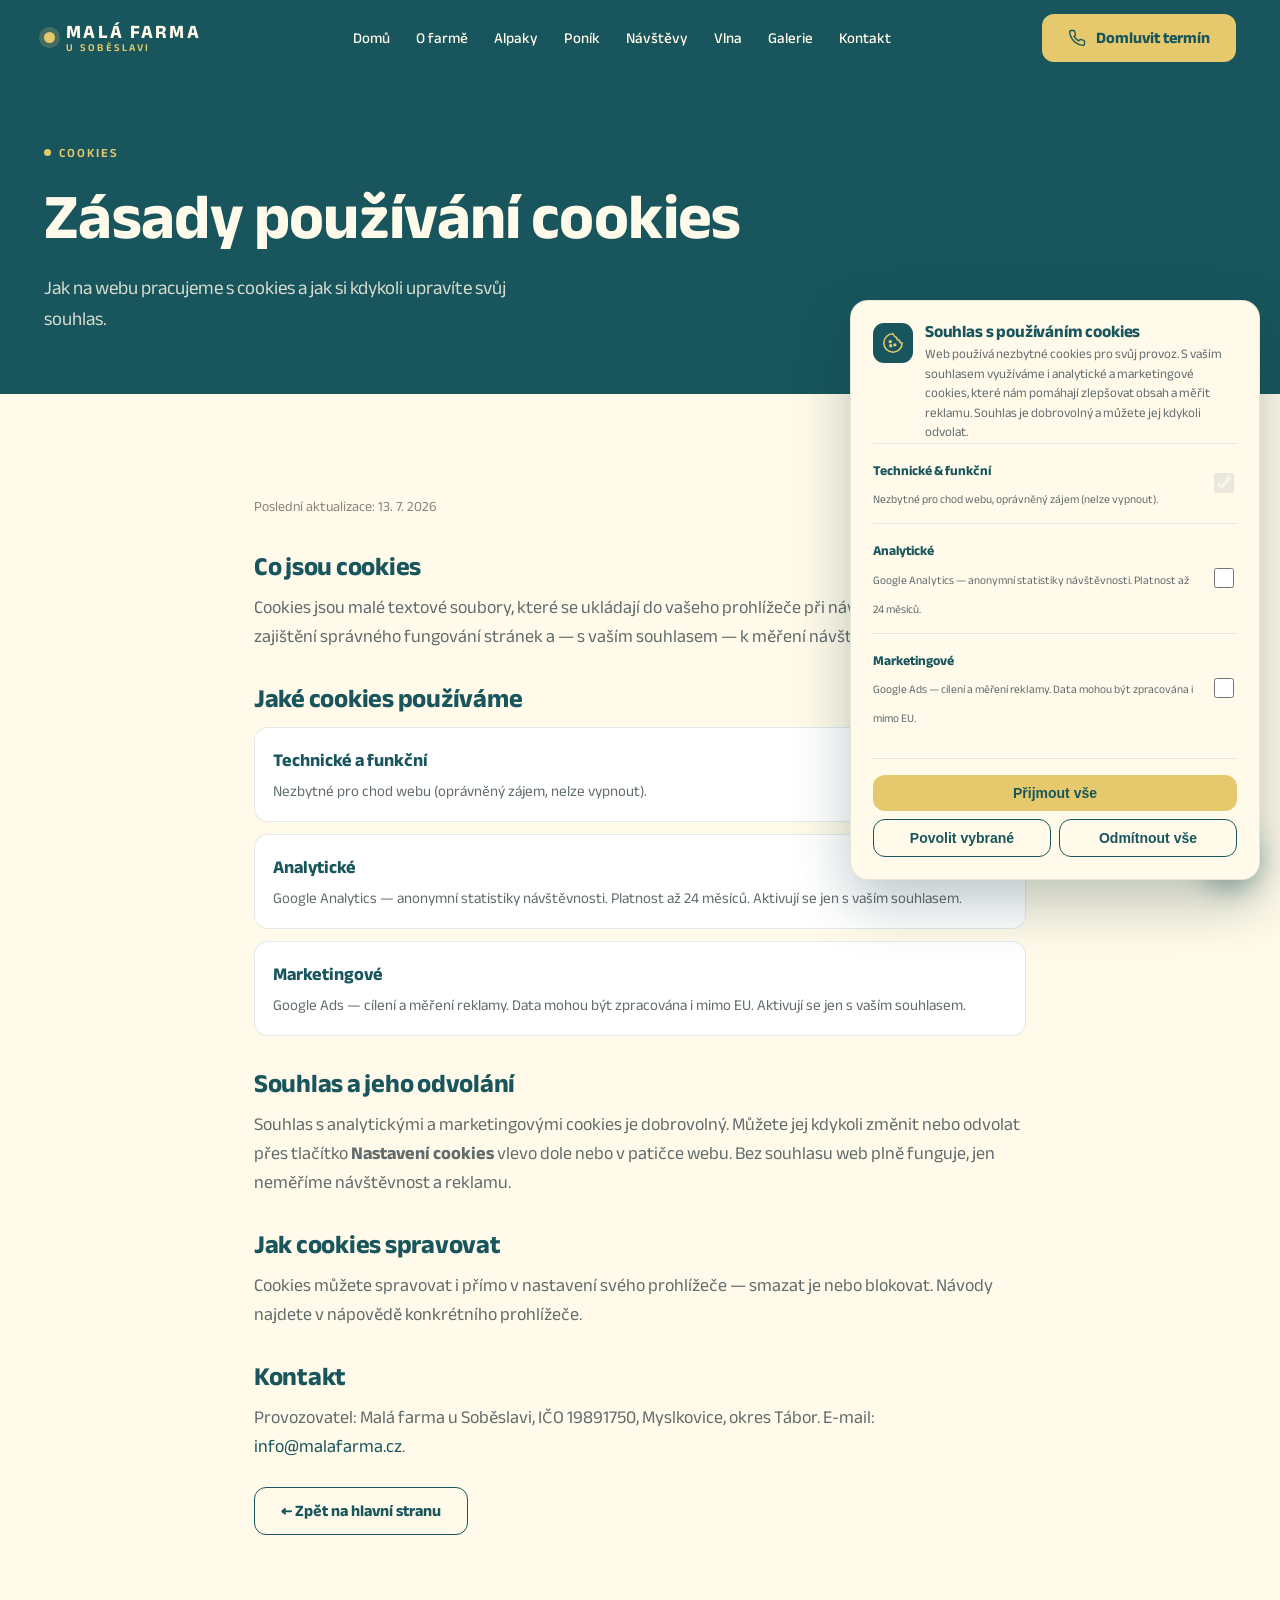
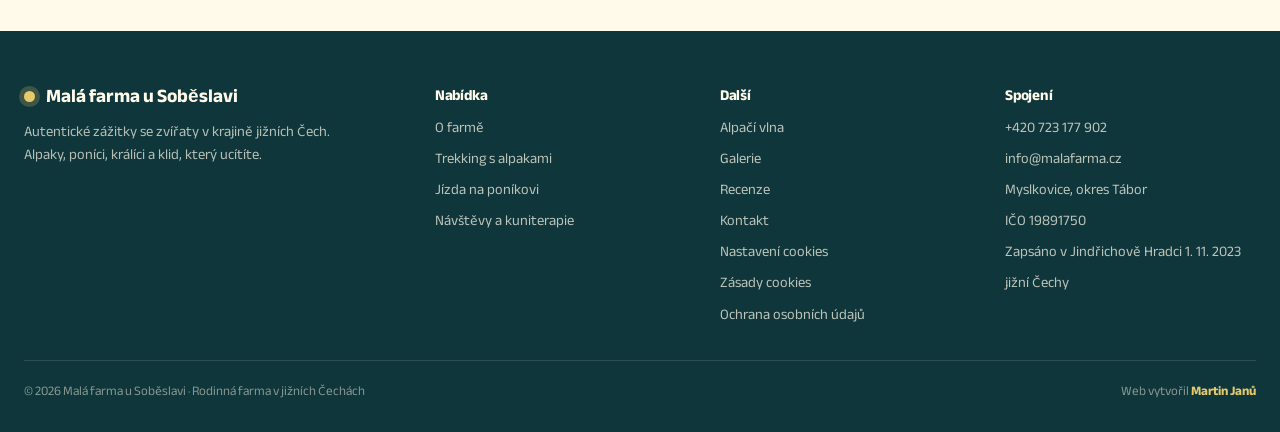
<file: zasady-cookies.html>
<!DOCTYPE html>
<html lang="cs">
<head>
<meta charset="UTF-8">
<script>
  window.dataLayer = window.dataLayer || [];
  function gtag(){dataLayer.push(arguments);}
  gtag('consent', 'default', {
    'analytics_storage': 'denied',
    'ad_storage': 'denied',
    'ad_user_data': 'denied',
    'ad_personalization': 'denied',
    'wait_for_update': 500
  });
</script>
<meta name="viewport" content="width=device-width, initial-scale=1.0">
<title>Zásady používání cookies — Malá farma u Soběslavi</title>
<meta name="description" content="Jaké cookies web Malá farma u Soběslavi používá a jak spravovat svůj souhlas.">
<link rel="canonical" href="https://www.malafarma.cz/zasady-cookies.html">
<meta name="robots" content="noindex, follow">
<meta name="referrer" content="strict-origin-when-cross-origin">
<meta http-equiv="X-Content-Type-Options" content="nosniff">
<link rel="preconnect" href="https://fonts.googleapis.com">
<link rel="preconnect" href="https://fonts.gstatic.com" crossorigin>
<link href="https://fonts.googleapis.com/css2?family=Anek+Bangla:wght@400;500;600;700;800&family=Baloo+2:wght@500;600;700&display=swap" rel="stylesheet">
<link rel="stylesheet" href="styles.css">
</head>
<body>
<header class="site-header">
  <div class="bar">
    <a class="brand" href="index.html" aria-label="Malá farma u Soběslavi — domů"><span class="bdot" aria-hidden="true"></span><span style="display:flex;flex-direction:column;line-height:1.05"><strong>Malá farma</strong><span>u Soběslavi</span></span></a>
    <nav class="nav" aria-label="Hlavní navigace">
      <a href="index.html">Domů</a>
      <a href="o-farme.html">O farmě</a>
      <a href="trekking-s-alpakami.html">Alpaky</a>
      <a href="jizda-na-ponikovi.html">Poník</a>
      <a href="navstevy-kuniterapie.html">Návštěvy</a>
      <a href="alpaci-vlna.html">Vlna</a>
      <a href="galerie.html">Galerie</a>
      <a href="#kontakt">Kontakt</a>
    </nav>
    <div class="head-actions">
      <a class="btn btn-primary" href="tel:+420723177902"><svg width="18" height="18" viewBox="0 0 24 24" fill="none" stroke="currentColor" stroke-width="1.8" stroke-linecap="round" stroke-linejoin="round"><path d="M22 16.9v3a2 2 0 0 1-2.2 2 19.8 19.8 0 0 1-8.6-3 19.5 19.5 0 0 1-6-6 19.8 19.8 0 0 1-3-8.6A2 2 0 0 1 4.1 2h3a2 2 0 0 1 2 1.7c.1 1 .4 1.9.7 2.8a2 2 0 0 1-.5 2.1L8.1 9.9a16 16 0 0 0 6 6l1.3-1.3a2 2 0 0 1 2.1-.4c.9.3 1.8.5 2.8.6a2 2 0 0 1 1.7 2Z"/></svg> Domluvit termín</a>
      <button class="burger" aria-label="Otevřít menu" aria-expanded="false"><svg width="22" height="22" viewBox="0 0 24 24" fill="none" stroke="currentColor" stroke-width="1.8" stroke-linecap="round"><path d="M4 7h16M4 12h16M4 17h16"/></svg></button>
    </div>
  </div>
  <nav class="mobile-nav" id="mobileNav" aria-label="Mobilní navigace">
    <a href="index.html">Domů</a>
    <a href="o-farme.html">O farmě</a>
    <a href="trekking-s-alpakami.html">Trekking s alpakami</a>
    <a href="jizda-na-ponikovi.html">Jízda na poníkovi</a>
    <a href="navstevy-kuniterapie.html">Návštěvy a kuniterapie</a>
    <a href="alpaci-vlna.html">Alpačí vlna</a>
    <a href="galerie.html">Galerie</a>
    <a href="#kontakt">Kontakt</a>
    <a class="btn btn-primary mob-cta" href="tel:+420723177902">Domluvit termín</a>
  </nav>
</header>
<section class="hero compact"><div class="wrap" style="grid-template-columns:1fr"><div style="max-width:820px"><span class="eyebrow light"><span class="dot"></span>Cookies</span><h1 style="margin-top:20px">Zásady používání cookies</h1><p>Jak na webu pracujeme s cookies a jak si kdykoli upravíte svůj souhlas.</p></div></div></section>
<section class="section cream"><div class="wrap" style="max-width:820px"><p style="color:#8a8577;font-size:14px;margin-top:6px">Poslední aktualizace: 13. 7. 2026</p><h2 style="font-size:26px;margin-top:34px">Co jsou cookies</h2><p style="margin-top:12px">Cookies jsou malé textové soubory, které se ukládají do vašeho prohlížeče při návštěvě webu. Slouží k zajištění správného fungování stránek a — s vaším souhlasem — k měření návštěvnosti a reklamy.</p><h2 style="font-size:26px;margin-top:34px">Jaké cookies používáme</h2><div style="margin-top:14px;display:flex;flex-direction:column;gap:12px"><div style="background:#fff;border:1px solid var(--line);border-radius:14px;padding:18px"><strong style="color:var(--teal)">Technické a funkční</strong><p style="margin-top:4px;font-size:15px">Nezbytné pro chod webu (oprávněný zájem, nelze vypnout).</p></div><div style="background:#fff;border:1px solid var(--line);border-radius:14px;padding:18px"><strong style="color:var(--teal)">Analytické</strong><p style="margin-top:4px;font-size:15px">Google Analytics — anonymní statistiky návštěvnosti. Platnost až 24 měsíců. Aktivují se jen s vaším souhlasem.</p></div><div style="background:#fff;border:1px solid var(--line);border-radius:14px;padding:18px"><strong style="color:var(--teal)">Marketingové</strong><p style="margin-top:4px;font-size:15px">Google Ads — cílení a měření reklamy. Data mohou být zpracována i mimo EU. Aktivují se jen s vaším souhlasem.</p></div></div><h2 style="font-size:26px;margin-top:34px">Souhlas a jeho odvolání</h2><p style="margin-top:12px">Souhlas s analytickými a marketingovými cookies je dobrovolný. Můžete jej kdykoli změnit nebo odvolat přes tlačítko <strong>Nastavení cookies</strong> vlevo dole nebo v patičce webu. Bez souhlasu web plně funguje, jen neměříme návštěvnost a reklamu.</p><h2 style="font-size:26px;margin-top:34px">Jak cookies spravovat</h2><p style="margin-top:12px">Cookies můžete spravovat i přímo v nastavení svého prohlížeče — smazat je nebo blokovat. Návody najdete v nápovědě konkrétního prohlížeče.</p><h2 style="font-size:26px;margin-top:34px">Kontakt</h2><p style="margin-top:12px">Provozovatel: Malá farma u Soběslavi, IČO 19891750, Myslkovice, okres Tábor. E‑mail: <a href="mailto:info@malafarma.cz">info@malafarma.cz</a>.</p><p style="margin-top:26px"><a class="btn btn-outline" href="index.html">← Zpět na hlavní stranu</a></p></div></section>
<footer class="site-footer"><div class="cols"><div><div class="brand"><span class="bdot" aria-hidden="true"></span><strong>Malá farma u Soběslavi</strong></div><p>Autentické zážitky se zvířaty v krajině jižních Čech. Alpaky, poníci, králíci a klid, který ucítíte.</p></div><div><h4>Nabídka</h4><div class="flinks"><a href="o-farme.html">O farmě</a><a href="trekking-s-alpakami.html">Trekking s alpakami</a><a href="jizda-na-ponikovi.html">Jízda na poníkovi</a><a href="navstevy-kuniterapie.html">Návštěvy a kuniterapie</a></div></div><div><h4>Další</h4><div class="flinks"><a href="alpaci-vlna.html">Alpačí vlna</a><a href="galerie.html">Galerie</a><a href="index.html#recenze">Recenze</a><a href="index.html#kontakt">Kontakt</a><a href="#" class="open-cookies">Nastavení cookies</a><a href="zasady-cookies.html">Zásady cookies</a><a href="ochrana-osobnich-udaju.html">Ochrana osobních údajů</a></div></div><div><h4>Spojení</h4><div class="flinks"><a href="tel:+420723177902">+420 723 177 902</a><a href="mailto:info@malafarma.cz">info@malafarma.cz</a><span style="color:rgba(255,250,233,.72)">Myslkovice, okres Tábor</span><span style="color:rgba(255,250,233,.72)">IČO 19891750</span><span style="color:rgba(255,250,233,.72)">Zapsáno v Jindřichově Hradci 1. 11. 2023</span><span style="color:rgba(255,250,233,.72)">jižní Čechy</span></div></div></div><div class="copy" style="display:flex;flex-wrap:wrap;justify-content:space-between;gap:8px"><span>© 2026 Malá farma u Soběslavi · Rodinná farma v jižních Čechách</span><span>Web vytvořil <a href="https://www.martinjanu.cz" target="_blank" rel="noopener noreferrer" style="color:var(--gold);font-weight:700">Martin Janů</a></span></div></footer>
<div id="cookie-banner" class="cookie" role="dialog" aria-modal="true" aria-labelledby="cookie-title" aria-describedby="cookie-desc"><div class="cookie-head"><span class="cookie-ico"><svg width="22" height="22" viewBox="0 0 24 24" fill="none" stroke="currentColor" stroke-width="1.7" stroke-linecap="round" stroke-linejoin="round"><path d="M12 2a10 10 0 1 0 10 10 3 3 0 0 1-3-3 3 3 0 0 1-3-3 3 3 0 0 1-2-1Z"/><circle cx="9" cy="10.5" r="1"/><circle cx="14" cy="14" r="1"/><circle cx="9.5" cy="15" r="1"/></svg></span><div><h4 id="cookie-title">Souhlas s používáním cookies</h4><p id="cookie-desc">Web používá nezbytné cookies pro svůj provoz. S vaším souhlasem využíváme i analytické a marketingové cookies, které nám pomáhají zlepšovat obsah a měřit reklamu. Souhlas je dobrovolný a můžete jej kdykoli odvolat.</p></div></div><div class="cookie-row"><div><span class="lbl">Technické &amp; funkční</span><br><span class="desc">Nezbytné pro chod webu, oprávněný zájem (nelze vypnout).</span></div><input type="checkbox" checked disabled aria-label="Technické cookies"></div><div class="cookie-row"><div><span class="lbl">Analytické</span><br><span class="desc">Google Analytics — anonymní statistiky návštěvnosti. Platnost až 24 měsíců.</span></div><input type="checkbox" id="cookie-analytics" aria-label="Analytické cookies"></div><div class="cookie-row"><div><span class="lbl">Marketingové</span><br><span class="desc">Google Ads — cílení a měření reklamy. Data mohou být zpracována i mimo EU.</span></div><input type="checkbox" id="cookie-marketing" aria-label="Marketingové cookies"></div><div class="cookie-actions"><button id="cookie-all" class="btn btn-primary" type="button">Přijmout vše</button><div class="cookie-actions-row"><button id="cookie-selected" class="btn btn-outline" type="button">Povolit vybrané</button><button id="cookie-decline" class="btn btn-outline" type="button">Odmítnout vše</button></div></div></div>
<button id="cookie-reopen" class="cookie-reopen" type="button" aria-label="Nastavení cookies"><svg width="22" height="22" viewBox="0 0 24 24" fill="none" stroke="currentColor" stroke-width="1.7" stroke-linecap="round" stroke-linejoin="round"><path d="M12 2a10 10 0 1 0 10 10 3 3 0 0 1-3-3 3 3 0 0 1-3-3 3 3 0 0 1-2-1Z"/><circle cx="9" cy="10.5" r="1"/><circle cx="14" cy="14" r="1"/><circle cx="9.5" cy="15" r="1"/></svg></button>
<a class="fab-phone" href="tel:+420723177902" aria-label="Zavolat +420 723 177 902"><svg width="28" height="28" viewBox="0 0 24 24" fill="none" stroke="currentColor" stroke-width="1.8" stroke-linecap="round" stroke-linejoin="round"><path d="M22 16.9v3a2 2 0 0 1-2.2 2 19.8 19.8 0 0 1-8.6-3 19.5 19.5 0 0 1-6-6 19.8 19.8 0 0 1-3-8.6A2 2 0 0 1 4.1 2h3a2 2 0 0 1 2 1.7c.1 1 .4 1.9.7 2.8a2 2 0 0 1-.5 2.1L8.1 9.9a16 16 0 0 0 6 6l1.3-1.3a2 2 0 0 1 2.1-.4c.9.3 1.8.5 2.8.6a2 2 0 0 1 1.7 2Z"/></svg></a>
<script src="script.js" defer></script>
</body>
</html>
</file>
<file: styles.css>
/* ===== Malá farma u Soběslavi — sdílený design ===== */
:root{
  --teal:#18555C; --teal-dark:#123F45; --teal-darker:#0f363b;
  --cream:#FFFAE9; --gold:#E5C96C; --gold-2:#CEBB6A;
  --text:#626C6D; --ink:#2E2E2E; --line:rgba(24,85,92,.12);
  --radius:18px; --shadow:0 22px 50px rgba(24,85,92,.16);
  --maxw:1240px;
}
*{box-sizing:border-box}
html{scroll-behavior:smooth}
body{
  margin:0;font-family:'Anek Bangla','Baloo 2',system-ui,sans-serif;
  font-size:18px;line-height:1.6;color:var(--text);background:var(--cream);
  -webkit-font-smoothing:antialiased;
  cursor:url("data:image/svg+xml,%3Csvg xmlns='http://www.w3.org/2000/svg' width='16' height='16'%3E%3Ccircle cx='8' cy='8' r='5' fill='%2318555C' stroke='%23FFFAE9' stroke-width='2'/%3E%3C/svg%3E") 8 8, auto;
}
h1,h2,h3,h4{font-family:'Anek Bangla','Baloo 2',system-ui,sans-serif;font-weight:700;margin:0;line-height:1.1;color:var(--teal);letter-spacing:-.01em}
p{margin:0}
img{display:block;max-width:100%}
a{color:var(--teal);text-decoration:none;transition:opacity .15s ease}
a:hover{opacity:.75}
a,button,summary,label,[role="button"]{
  cursor:url("data:image/svg+xml,%3Csvg xmlns='http://www.w3.org/2000/svg' width='16' height='16'%3E%3Ccircle cx='8' cy='8' r='5' fill='%23E5C96C' stroke='%2318555C' stroke-width='2'/%3E%3C/svg%3E") 8 8, pointer;
}
input,textarea{cursor:auto;font-family:inherit}
::selection{background:var(--gold);color:var(--teal)}
.wrap{max-width:var(--maxw);margin:0 auto;padding-left:24px;padding-right:24px}
.eyebrow{display:inline-flex;align-items:center;gap:8px;font-weight:600;font-size:12.5px;letter-spacing:.16em;text-transform:uppercase;color:var(--teal)}
.eyebrow.light{color:var(--gold)}
.eyebrow .dot{width:7px;height:7px;border-radius:50%;background:var(--gold)}
:focus-visible{outline:3px solid var(--gold);outline-offset:2px;border-radius:6px}

/* Buttons */
.btn{display:inline-flex;align-items:center;gap:10px;font-weight:700;font-size:16px;padding:15px 26px;border-radius:12px;border:0;line-height:1;transition:transform .12s ease,background-color .18s ease,color .18s ease,border-color .18s ease,box-shadow .18s ease}
.btn:hover{opacity:1;transform:translateY(-1px)}
.btn-primary{background:var(--gold);color:var(--teal)}
.btn-primary:hover{background:var(--gold);color:var(--teal);box-shadow:0 0 0 2px var(--teal)}
.btn-outline{background:transparent;color:var(--teal);border:1.1px solid var(--teal)}
.btn-outline:hover{background:transparent;color:var(--teal);border-color:var(--gold);box-shadow:0 0 0 0.2px var(--gold)}
.btn-outline.on-dark{color:var(--cream);border:1.1px solid rgba(255,250,233,.55)}
.btn-outline.on-dark:hover{background:transparent;color:var(--cream);border-color:var(--gold);box-shadow:0 0 0 0.2px var(--gold)}
.btn-dark{background:var(--teal);color:var(--cream)}
.btn-dark:hover{background:var(--teal);color:var(--cream);box-shadow:0 0 0 2px var(--gold)}

/* Header */
.site-header{position:sticky;top:0;z-index:50;background:var(--teal)}
.site-header .bar{display:flex;align-items:center;justify-content:space-between;gap:20px;padding:14px 24px;max-width:var(--maxw);margin:0 auto}
.brand{display:flex;align-items:center;gap:11px;color:var(--cream)}
.brand .bdot{width:11px;height:11px;border-radius:50%;background:var(--gold);box-shadow:0 0 0 5px rgba(229,201,108,.22)}
.brand strong{font-family:'Anek Bangla',sans-serif;font-weight:700;font-size:19px;color:var(--cream);line-height:1}
.brand span{font-size:10.5px;letter-spacing:.22em;text-transform:uppercase;color:var(--gold);font-weight:600}
.nav{display:flex;align-items:center;gap:26px}
.nav a{color:var(--cream);font-weight:500;font-size:15px}
.nav a.active{color:var(--gold)}
.head-actions{display:flex;align-items:center;gap:10px}
.burger{display:none;align-items:center;justify-content:center;width:44px;height:44px;border-radius:11px;border:1px solid rgba(255,250,233,.28);background:transparent;color:var(--cream)}
.burger.open{background:var(--gold);color:var(--teal);border-color:var(--gold)}
.mobile-nav{display:none;flex-direction:column;padding:6px 24px 28px;border-top:1px solid rgba(255,250,233,.12);max-height:calc(100dvh - 66px);overflow-y:auto;-webkit-overflow-scrolling:touch;overscroll-behavior:contain}
.mobile-nav.show{display:flex}
.mobile-nav a{color:var(--cream);font-weight:600;padding:12px 4px;border-bottom:1px solid rgba(255,250,233,.08)}
.mobile-nav a.active{color:var(--gold)}
.mobile-nav .btn{margin-top:14px;justify-content:center}
.mobile-nav .mob-cta{background:var(--teal-dark);color:var(--cream)}
.mobile-nav .mob-cta:hover{background:var(--teal-dark);color:var(--gold);box-shadow:0 0 0 2px var(--gold)}

/* Page hero */
.hero{background:var(--teal);color:var(--cream)}
.hero .wrap{display:grid;grid-template-columns:1.05fr 1fr;gap:54px;align-items:center;padding-top:74px;padding-bottom:74px}
.hero h1{color:var(--cream);font-size:clamp(38px,5.2vw,64px);line-height:1.04}
.hero p{font-size:19px;color:rgba(255,250,233,.82);margin-top:22px;max-width:520px}
.hero-actions{display:flex;flex-wrap:wrap;gap:14px;margin-top:32px}
.hero-media{border-radius:24px;overflow:hidden;aspect-ratio:4/5;background:var(--teal-dark);box-shadow:var(--shadow)}
.hero-media img{width:100%;height:100%;object-fit:cover}
.hero.compact .wrap{padding-top:60px;padding-bottom:60px}

/* Feature strip */
.strip{background:var(--teal-dark)}
.strip .wrap{display:flex;flex-wrap:wrap;justify-content:center;align-items:center;gap:14px 26px;padding:20px 24px}
.strip span{color:var(--cream);font-weight:600;font-size:15px}
.strip .sep{color:var(--gold);font-weight:700}

/* Sections */
.section{padding:96px 0}
.section.cream{background:var(--cream)}
.section.teal{background:var(--teal)}
.section.teal h2,.section.teal h3{color:var(--cream)}
.section.dark{background:var(--teal-dark)}
.section.dark h2,.section.dark h3{color:var(--cream)}
.section-head{text-align:center;max-width:640px;margin:0 auto 46px}
.section-head h2{font-size:clamp(30px,3.8vw,46px);margin-top:14px}
.section-head p{margin-top:14px;font-size:17px}
.section.teal .section-head p,.section.dark .section-head p{color:rgba(255,250,233,.82)}

/* Cards grid */
.grid{display:grid;gap:24px}
.grid-3{grid-template-columns:repeat(3,1fr)}
.grid-2{grid-template-columns:repeat(2,1fr)}
.link-card{background:#fff;border:1px solid var(--line);border-radius:var(--radius);overflow:hidden;display:flex;flex-direction:column;transition:transform .15s ease,box-shadow .15s ease}
.link-card:hover{transform:translateY(-4px);box-shadow:var(--shadow);opacity:1}
.link-card .media{aspect-ratio:4/3;overflow:hidden}
.link-card .media img{width:100%;height:100%;object-fit:cover;transition:transform .4s ease}
.link-card:hover .media img{transform:scale(1.05)}
.link-card .body{padding:26px;display:flex;flex-direction:column;flex:1}
.icon-badge{display:inline-flex;align-items:center;justify-content:center;width:46px;height:46px;border-radius:12px;background:var(--teal);margin-bottom:16px}
.link-card h3,.section.teal .link-card h3,.section.dark .link-card h3{font-size:23px;color:var(--teal)}
.link-card p{font-size:15.5px;margin-top:10px;flex:1;color:var(--text)}
.card-link{display:inline-flex;align-items:center;gap:8px;margin-top:18px;color:var(--teal);font-weight:700}
.card-gold{background:var(--gold)}
.card-gold p{color:#3d4a2f}

/* Split content */
.split{display:grid;grid-template-columns:1fr 1fr;gap:60px;align-items:center}
.split.wide-left{grid-template-columns:1.05fr 1fr}
.split .media{border-radius:22px;overflow:hidden;box-shadow:var(--shadow)}
.split .media img{width:100%;height:100%;object-fit:cover}
.split h2{font-size:clamp(28px,3.6vw,42px)}
.split p{font-size:18px;margin-top:16px}
.stat-row{display:grid;grid-template-columns:repeat(3,1fr);gap:14px;margin-top:30px}
.stat{background:#fff;border:1px solid var(--line);border-radius:16px;padding:18px}
.stat .n{font-weight:800;font-size:26px;color:var(--teal)}
.stat .l{font-size:13.5px;font-weight:600;margin-top:2px}
.stat.on{background:var(--teal)}
.stat.on .n{color:var(--gold)}
.stat.on .l{color:var(--cream)}

/* Checklist */
.checks{display:flex;flex-direction:column;gap:12px;margin-top:24px}
.check{display:flex;gap:12px;align-items:flex-start;font-weight:500}
.check svg{flex:none;margin-top:3px}
.on-dark .check{color:var(--cream)}

/* Band */
.band{position:relative;min-height:440px;display:flex;align-items:center;justify-content:center;text-align:center;padding:80px 24px;overflow:hidden}
.band img{position:absolute;inset:0;width:100%;height:100%;object-fit:cover}
.band .veil{position:absolute;inset:0;background:linear-gradient(180deg,rgba(18,63,69,.55),rgba(18,63,69,.8))}
.band .inner{position:relative;max-width:720px}
.band h2{color:var(--cream);font-size:clamp(28px,3.8vw,44px);line-height:1.12}
.chips{display:flex;flex-wrap:wrap;justify-content:center;gap:12px;margin-top:28px}
.chip{background:rgba(255,250,233,.14);border:1px solid rgba(255,250,233,.25);color:var(--cream);border-radius:999px;padding:9px 18px;font-weight:600;font-size:14px}

/* Gallery */
.gallery{display:grid;grid-template-columns:repeat(4,1fr);grid-auto-rows:190px;gap:16px}
.gallery .cell{border-radius:var(--radius);overflow:hidden}
.gallery .cell img{width:100%;height:100%;object-fit:cover;transition:transform .4s ease}
.gallery .cell:hover img{transform:scale(1.06)}
.gallery .big{grid-column:span 2;grid-row:span 2}
.gallery .wide{grid-column:span 2}

/* Lightbox */
.lightbox{position:fixed;inset:0;z-index:100;display:none;align-items:center;justify-content:center;background:rgba(15,54,59,.92);padding:24px}
.lightbox.show{display:flex}
.lightbox img{max-width:min(92vw,1100px);max-height:86vh;border-radius:14px;box-shadow:0 30px 70px rgba(0,0,0,.5)}
.lightbox .close{position:absolute;top:20px;right:24px;width:46px;height:46px;border-radius:50%;background:var(--cream);color:var(--teal);border:0;font-size:24px;display:flex;align-items:center;justify-content:center}

/* Reviews */
.review{background:#fff;border:1px solid var(--line);border-radius:20px;padding:28px;margin:0;display:flex;flex-direction:column}
.review .stars{color:var(--gold);font-size:18px;letter-spacing:2px}
.review blockquote{font-size:16px;color:#4a5658;margin:14px 0 0;flex:1;line-height:1.55}
.review figcaption{margin-top:18px;display:flex;align-items:center;gap:12px}
.review figcaption img{width:44px;height:44px;border-radius:50%;object-fit:cover}
.review .who{font-weight:700;color:var(--teal)}
.review .role{font-size:13px;color:var(--text)}

/* FAQ */
.faq{display:flex;flex-direction:column;gap:14px;max-width:920px;margin:0 auto}
.faq details{background:var(--cream);border-radius:16px;overflow:hidden;border:1px solid var(--line)}
.faq summary{list-style:none;display:flex;align-items:center;justify-content:space-between;gap:16px;padding:20px 24px;font-weight:700;font-size:17px;color:var(--teal)}
.faq summary::-webkit-details-marker{display:none}
.faq summary .pm{flex:none;width:28px;height:28px;border-radius:50%;background:var(--teal);color:var(--gold);display:inline-flex;align-items:center;justify-content:center;font-weight:800;font-size:18px}
.faq details[open] summary .pm{background:var(--gold);color:var(--teal)}
.faq .ans{padding:0 24px 22px;font-size:15.5px;color:#4a5658}

/* Contact */
.contact-grid{display:grid;grid-template-columns:1fr 1.05fr;gap:54px;align-items:start}
.contact-cards{display:grid;grid-template-columns:1fr 1fr;gap:12px;margin-top:26px}
.contact-cards a{display:flex;align-items:center;gap:11px;background:#fff;border:1px solid var(--line);border-radius:14px;padding:15px;font-weight:700;font-size:14.5px;color:var(--teal)}
.map{border-radius:16px;overflow:hidden;margin-top:16px;border:1px solid var(--line);min-height:220px}
.map iframe{width:100%;height:100%;min-height:220px;border:0;display:block}
.form-card{background:var(--teal);border-radius:22px;padding:34px;box-shadow:var(--shadow)}
.form-card h3{color:var(--cream);font-size:24px}
.form-card .sub{color:rgba(255,250,233,.75);font-size:14.5px;margin-top:6px}
.field{display:block;margin-top:14px}
.field span{display:block;color:var(--gold);font-weight:600;font-size:13px;margin-bottom:6px}
.field input,.field textarea{width:100%;padding:13px 15px;border-radius:11px;border:1px solid rgba(255,250,233,.2);background:rgba(255,250,233,.06);color:var(--cream);font-size:15px;outline:none}
.field input::placeholder,.field textarea::placeholder{color:rgba(255,250,233,.45)}
.form-card .btn{width:100%;justify-content:center;margin-top:18px}
.form-note{color:rgba(255,250,233,.6);font-size:12.5px;text-align:center;margin-top:12px}
.form-note a{color:var(--gold);font-weight:700}

/* Footer */
.site-footer{background:var(--teal-darker);color:var(--cream);padding:56px 24px 30px}
.site-footer .cols{max-width:var(--maxw);margin:0 auto;display:grid;grid-template-columns:1.5fr 1fr 1fr 1fr;gap:34px}
.site-footer h4{color:var(--cream);font-size:15px;margin-bottom:12px}
.site-footer .flinks{display:flex;flex-direction:column;gap:8px;font-size:14.5px}
.site-footer .flinks a{color:rgba(255,250,233,.72)}
.site-footer p{font-size:14.5px;color:rgba(255,250,233,.7);max-width:320px}
.site-footer .brand{margin-bottom:14px}
.copy{max-width:var(--maxw);margin:34px auto 0;padding-top:20px;border-top:1px solid rgba(255,250,233,.12);font-size:13px;color:rgba(255,250,233,.5)}

/* Floating phone */
.fab-phone{position:fixed;right:20px;bottom:20px;z-index:60;display:inline-flex;align-items:center;justify-content:center;width:60px;height:60px;border-radius:50%;background:var(--teal);box-shadow:0 10px 26px rgba(24,85,92,.4);color:var(--gold-2);transition:background-color .15s ease,color .15s ease}
.fab-phone:hover{background:var(--gold-2);color:var(--teal-dark);opacity:1}

@keyframes floaty{0%,100%{transform:translateY(0)}50%{transform:translateY(-8px)}}
.float-tag{animation:floaty 5s ease-in-out infinite}

/* ===== Hravé efekty ===== */
/* Reveal při scrollu */
.reveal{opacity:0;transform:translateY(22px);transition:opacity .6s ease,transform .6s cubic-bezier(.22,.61,.36,1)}
.reveal.in{opacity:1;transform:none}

/* Houpání ikony v kartě při najetí */
.link-card .icon-badge{transition:transform .35s cubic-bezier(.34,1.56,.64,1)}
.link-card:hover .icon-badge{transform:rotate(-8deg) scale(1.08)}

/* Pulz plovoucího telefonu — upoutá k CTA */
@keyframes phonePulse{0%{box-shadow:0 10px 26px rgba(24,85,92,.4),0 0 0 0 rgba(229,201,108,.5)}70%{box-shadow:0 10px 26px rgba(24,85,92,.4),0 0 0 16px rgba(229,201,108,0)}100%{box-shadow:0 10px 26px rgba(24,85,92,.4),0 0 0 0 rgba(229,201,108,0)}}
.fab-phone{animation:phonePulse 2.6s ease-out infinite}
.fab-phone:hover{animation:none}

/* Jemné nadzvednutí recenzí a statistik */
.review,.stat{transition:transform .2s ease,box-shadow .2s ease}
.review:hover,.stat:hover{transform:translateY(-3px);box-shadow:var(--shadow)}

@media(prefers-reduced-motion:reduce){
  .reveal{opacity:1;transform:none;transition:none}
  .fab-phone,.float-tag{animation:none}
  .link-card:hover .icon-badge{transform:none}
}

/* Stopy tlapek za kurzorem */
.paw-layer{position:fixed;inset:0;pointer-events:none;z-index:65;overflow:hidden}
.paw-step{position:absolute;top:0;left:0;width:20px;height:20px;opacity:0;will-change:transform,opacity}
@media(prefers-reduced-motion:reduce){.paw-layer{display:none}}

/* Carousel galerie */
.carousel{position:relative;padding:0 8px}
.carousel-viewport{overflow:hidden;border-radius:var(--radius)}
.carousel-track{display:flex;gap:20px;transition:transform .55s cubic-bezier(.22,.61,.36,1);will-change:transform;touch-action:pan-y}
.carousel-track.dragging{transition:none;cursor:grabbing}
.slide{position:relative;flex:0 0 calc((100% - 20px)/2);border-radius:var(--radius);overflow:hidden;box-shadow:var(--shadow);background:var(--teal-dark);aspect-ratio:4/3}
.slide img{width:100%;height:100%;object-fit:cover;display:block;transition:transform .4s ease;-webkit-user-drag:none;user-select:none;pointer-events:none}
.slide:hover img{transform:scale(1.05)}
.slide-cap{position:absolute;left:0;right:0;bottom:0;padding:22px 16px 12px;color:var(--cream);font-weight:600;font-size:14.5px;background:linear-gradient(transparent,rgba(15,54,59,.72));opacity:0;transform:translateY(6px);transition:opacity .25s ease,transform .25s ease}
.slide:hover .slide-cap{opacity:1;transform:none}
.carousel-btn{position:absolute;top:calc(50% - 22px);transform:translateY(-50%);z-index:5;width:52px;height:52px;border-radius:50%;border:0;background:var(--cream);color:var(--teal);box-shadow:0 8px 22px rgba(24,85,92,.22);display:flex;align-items:center;justify-content:center;transition:background-color .15s ease,color .15s ease,transform .15s ease}
.carousel-btn:hover{background:var(--gold);color:var(--teal);transform:translateY(-50%) scale(1.06)}
.carousel-btn.prev{left:-6px}
.carousel-btn.next{right:-6px}
.carousel-btn:disabled{opacity:.35;pointer-events:none}
.carousel-dots{display:flex;justify-content:center;gap:9px;margin-top:24px;flex-wrap:wrap}
.carousel-dots button{width:9px;height:9px;padding:0;border:0;border-radius:50%;background:rgba(24,85,92,.25);transition:background-color .2s ease,width .2s ease}
.carousel-dots button.active{background:var(--teal);width:26px;border-radius:6px}
@media(max-width:1000px){.slide{flex-basis:100%}}
@media(max-width:640px){.slide{flex-basis:100%}.carousel-btn{width:44px;height:44px}}

/* Cookie lišta */
.cookie{position:fixed;bottom:20px;left:20px;right:20px;max-width:410px;z-index:80;background:var(--cream);border:1px solid var(--line);border-radius:18px;box-shadow:0 22px 55px rgba(15,54,59,.28);padding:22px;display:none}
.cookie.show{display:block;animation:cookieIn .35s ease both}
@keyframes cookieIn{from{opacity:0;transform:translateY(16px)}to{opacity:1;transform:none}}
@media(min-width:560px){.cookie{left:auto;right:20px}}
.cookie-head{display:flex;align-items:flex-start;gap:12px}
.cookie-ico{flex:none;display:inline-flex;align-items:center;justify-content:center;width:40px;height:40px;border-radius:11px;background:var(--teal);color:var(--gold)}
.cookie h4{font-size:17px}
.cookie-head p{font-size:13px;color:var(--text);margin-top:3px;line-height:1.5}
.cookie-row{display:flex;align-items:center;justify-content:space-between;gap:12px;padding:11px 0;border-top:1px solid var(--line)}
.cookie-row:first-of-type{margin-top:14px}
.cookie-row .lbl{font-weight:700;font-size:13.5px;color:var(--teal)}
.cookie-row .desc{font-size:11.5px;color:var(--text)}
.cookie-row input[type=checkbox]{flex:none;width:20px;height:20px;accent-color:var(--teal);cursor:pointer}
.cookie-row input:disabled{opacity:.45;cursor:not-allowed}
.cookie-actions{display:flex;flex-direction:column;gap:8px;margin-top:16px;border-top:1px solid var(--line);padding-top:16px}
.cookie-actions .btn{width:100%;justify-content:center;padding:11px 10px;font-size:14px}
.cookie-actions-row{display:flex;gap:8px}
.cookie-actions-row .btn{flex:1}
.cookie-reopen{position:fixed;bottom:20px;left:20px;z-index:79;width:48px;height:48px;border-radius:50%;border:1px solid var(--line);background:var(--cream);color:var(--teal);box-shadow:0 8px 22px rgba(24,85,92,.22);display:none;align-items:center;justify-content:center;transition:background-color .15s ease,color .15s ease,transform .15s ease}
.cookie-reopen.show{display:inline-flex}
.cookie-reopen:hover{background:var(--gold);color:var(--teal);transform:scale(1.06)}

/* Responsive — tablet */
@media(max-width:1000px){
  .grid-3{grid-template-columns:repeat(2,1fr)}
  .hero .wrap{gap:40px}
  .section{padding:76px 0}
}
/* Responsive — mobile */
@media(max-width:760px){
  body{font-size:17px}
  .nav{display:none}
  .head-actions .btn{display:none}
  .burger{display:inline-flex}
  .hero .wrap{grid-template-columns:1fr;gap:34px;padding-top:44px;padding-bottom:52px}
  .hero-media{max-width:420px}
  .split{grid-template-columns:1fr !important;gap:34px}
  .grid-3,.grid-2{grid-template-columns:1fr}
  .contact-grid{grid-template-columns:1fr;gap:36px}
  .gallery{grid-template-columns:repeat(2,1fr);grid-auto-rows:150px}
  .gallery .big,.gallery .wide{grid-column:span 1;grid-row:span 1}
  .stat-row{grid-template-columns:1fr}
  .contact-cards{grid-template-columns:1fr}
  .site-footer .cols{grid-template-columns:1fr 1fr;gap:26px}
}
@media(max-width:440px){
  .site-footer .cols{grid-template-columns:1fr}
}
</file>
